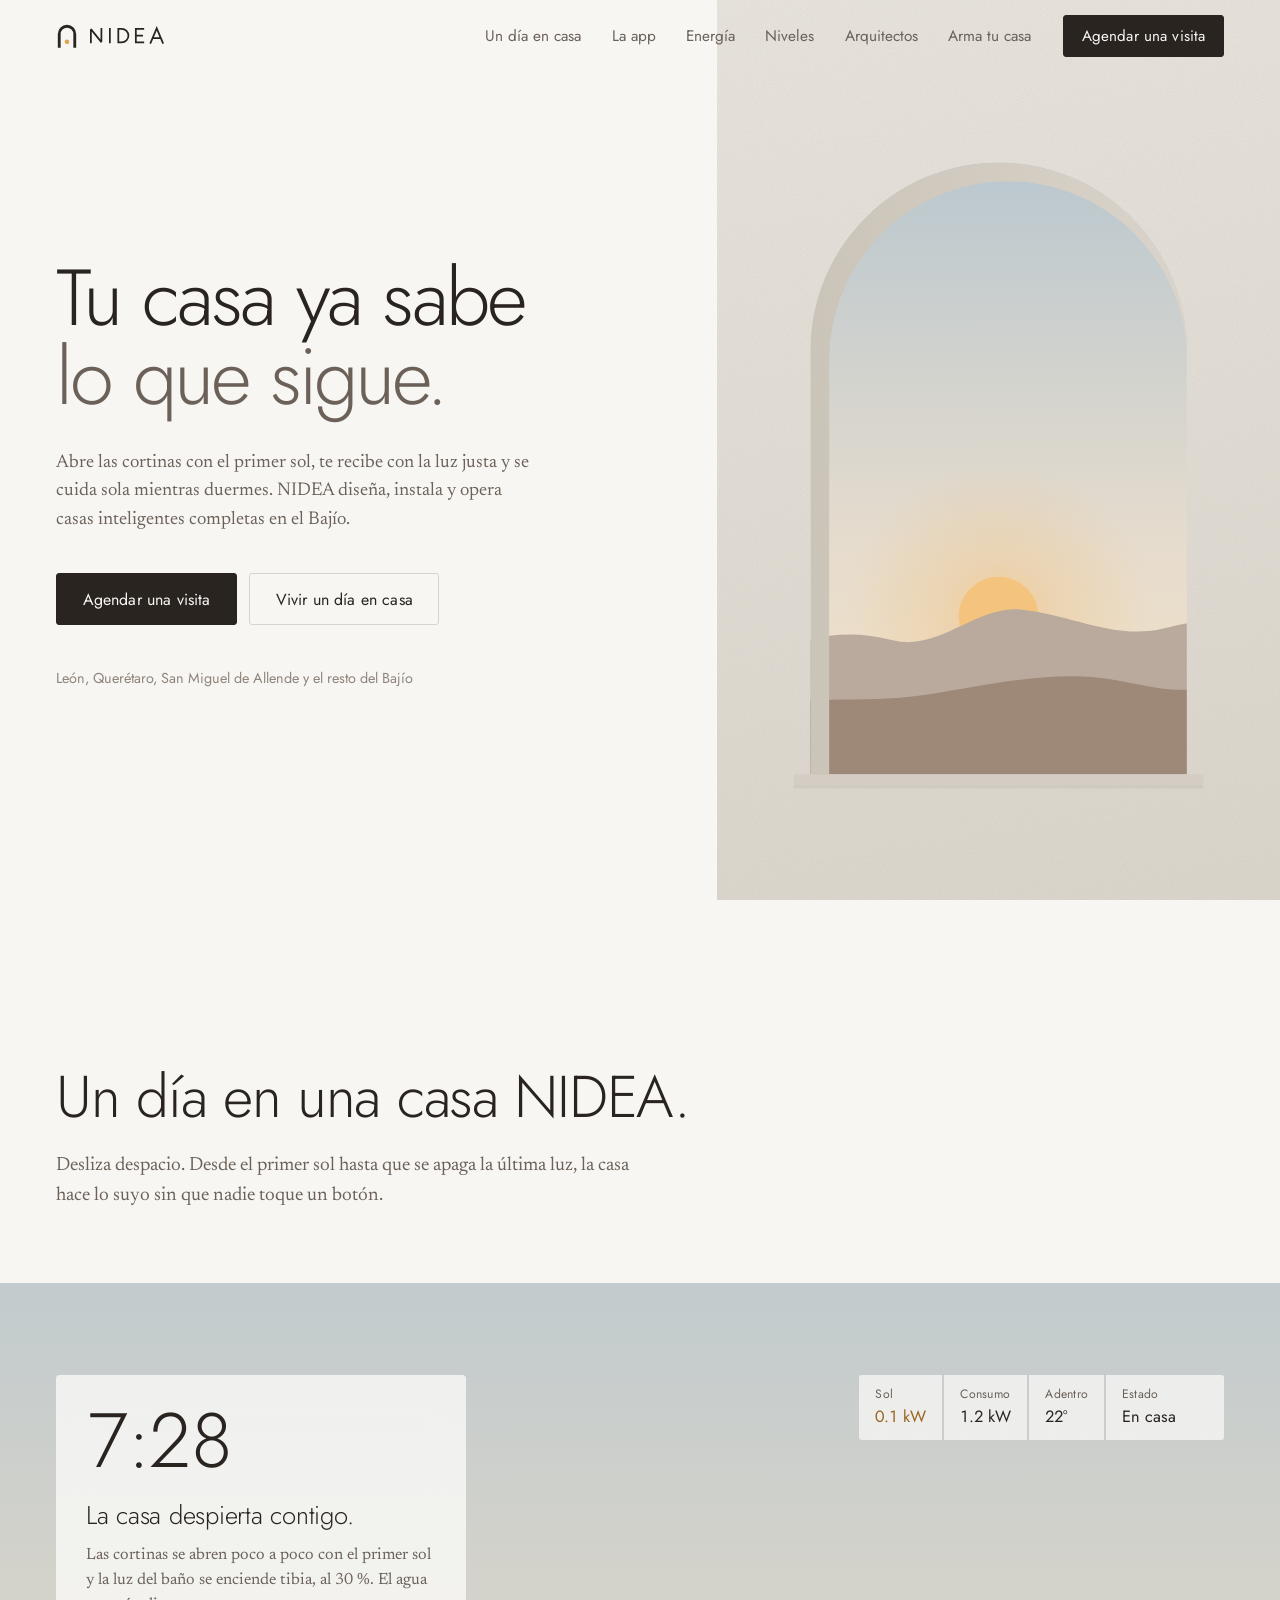
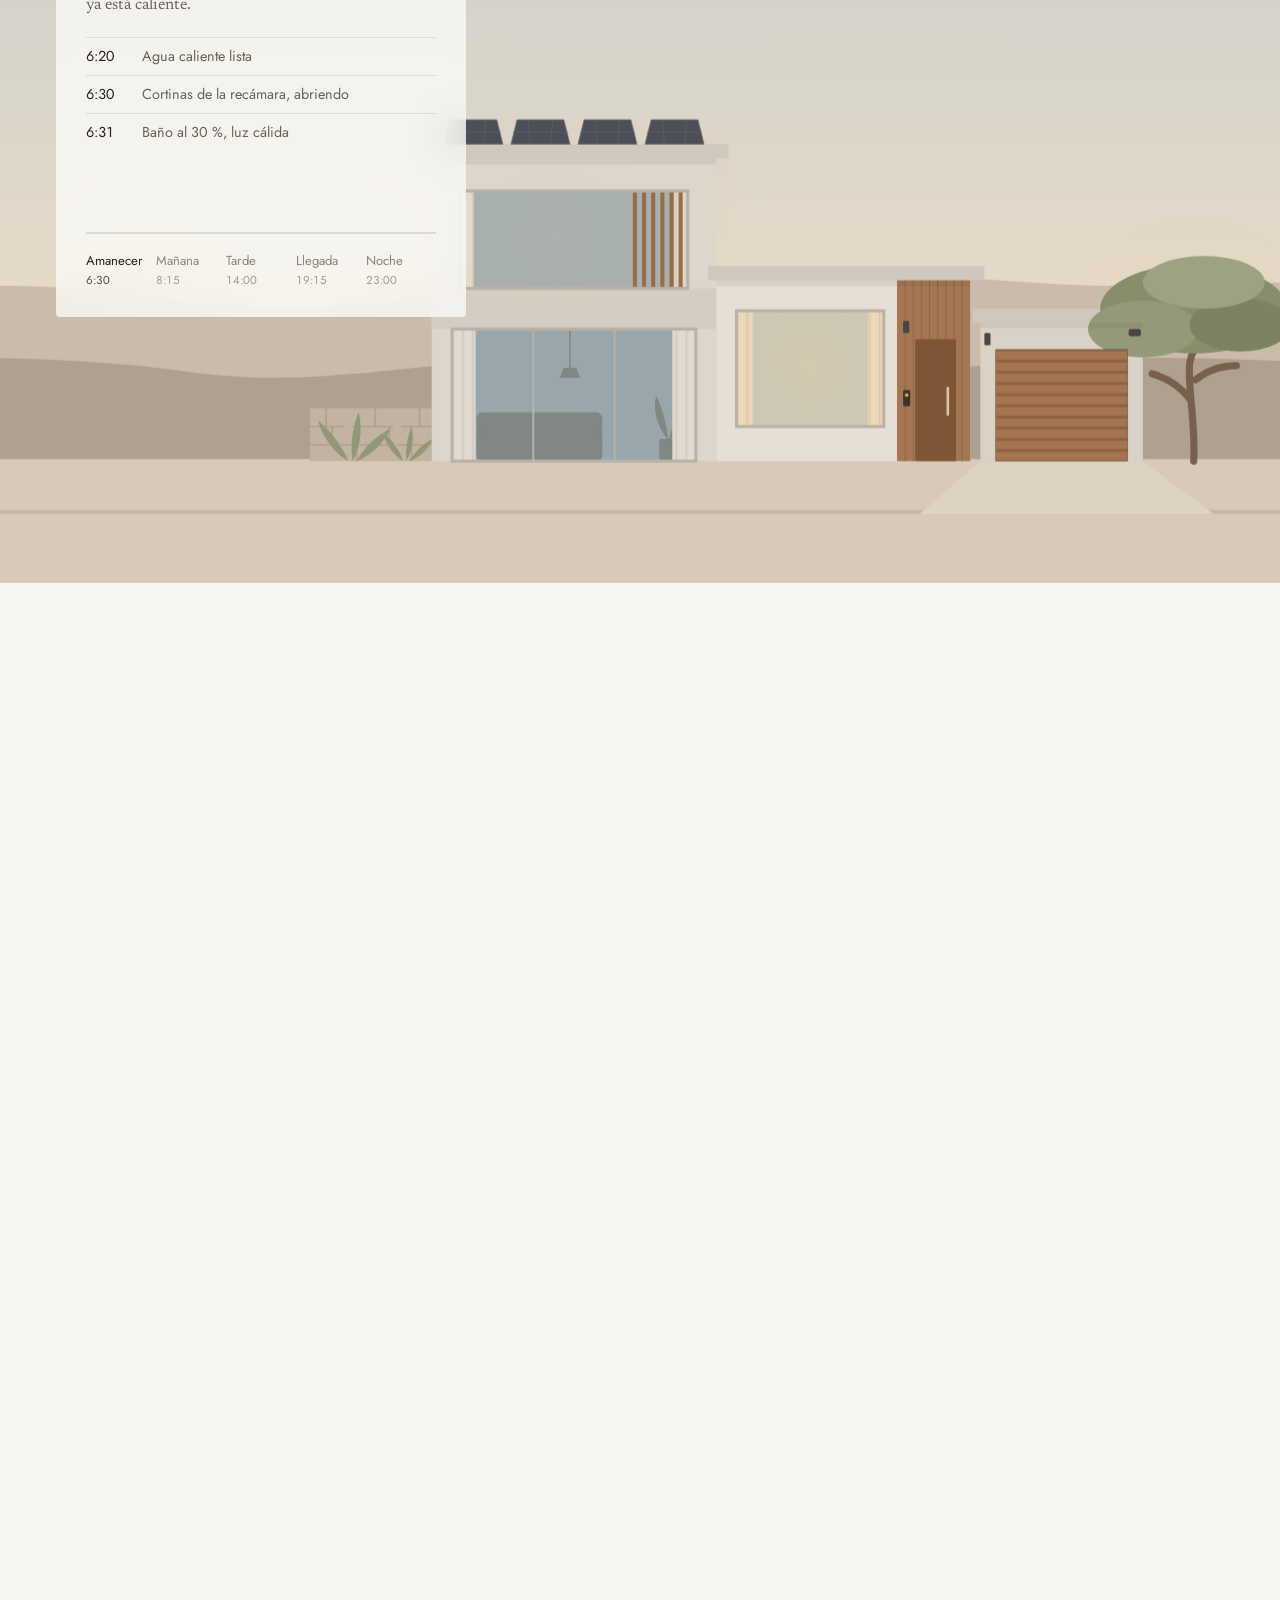
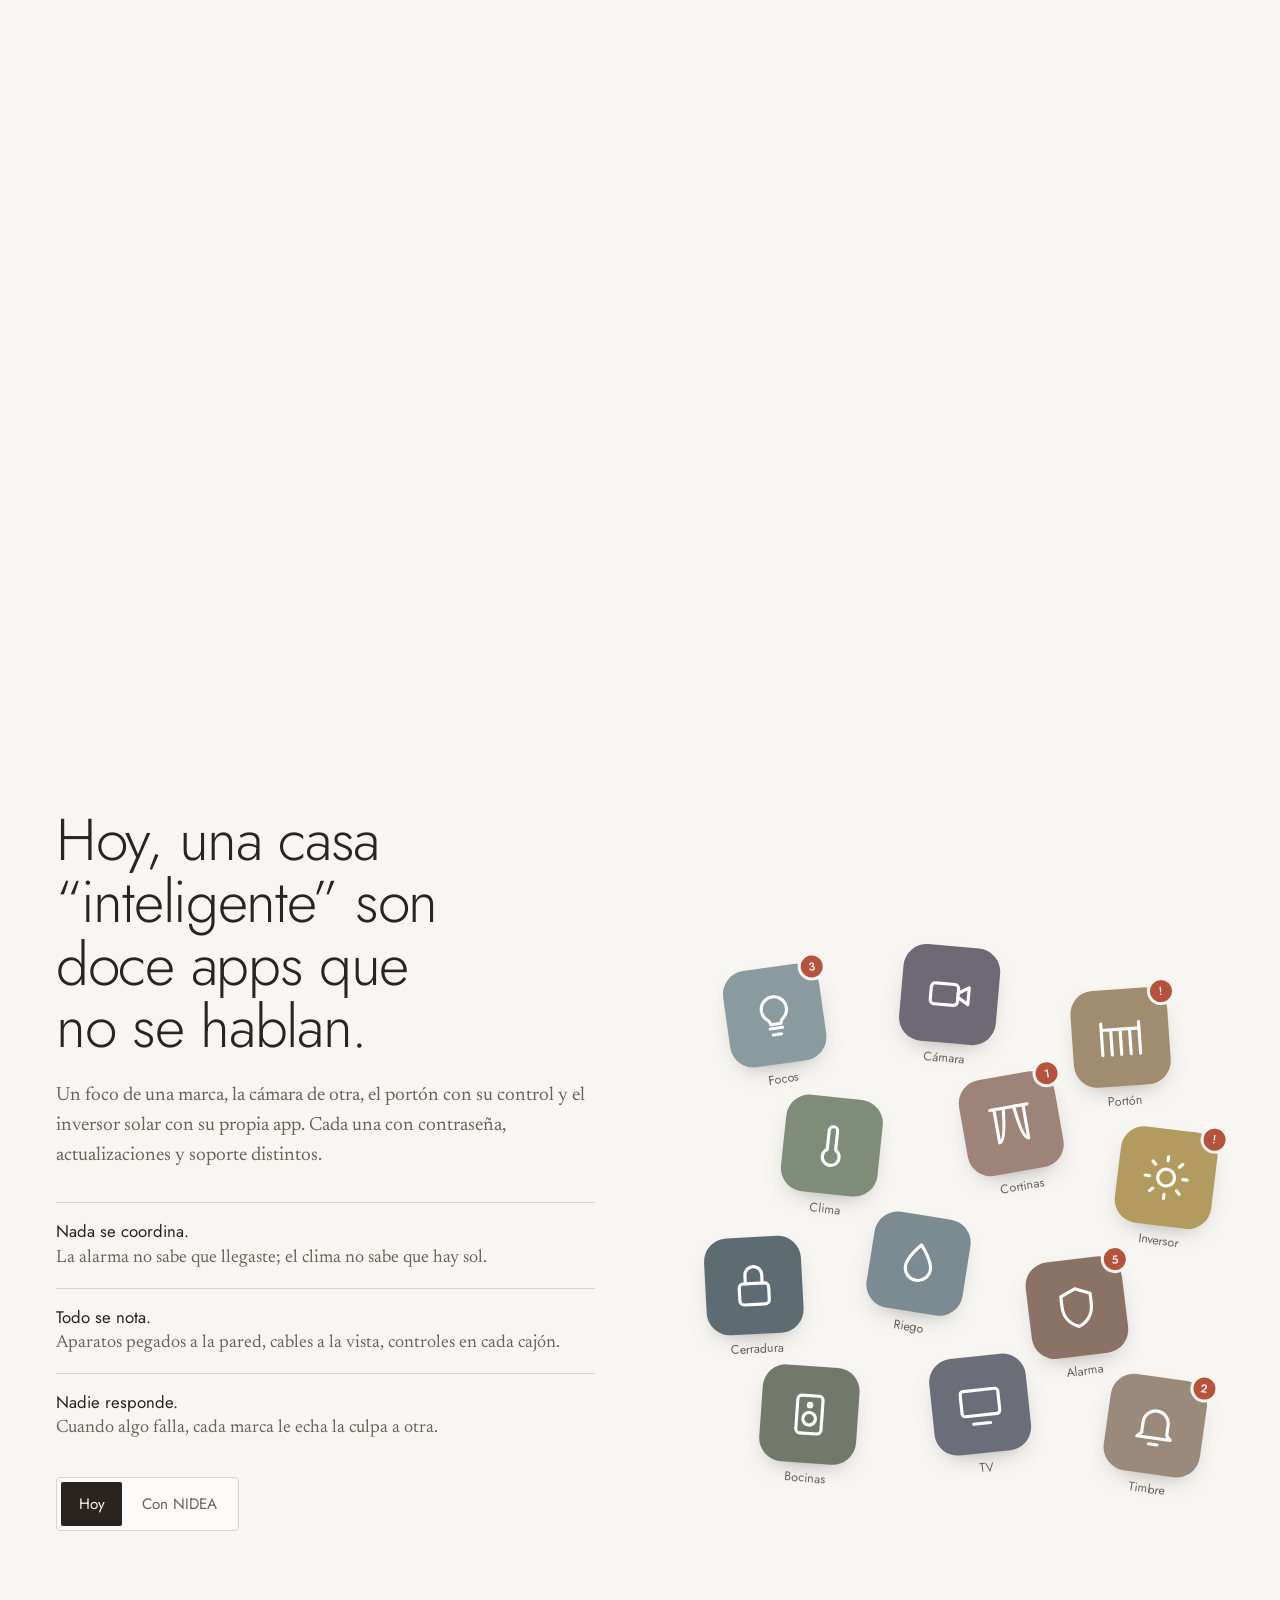
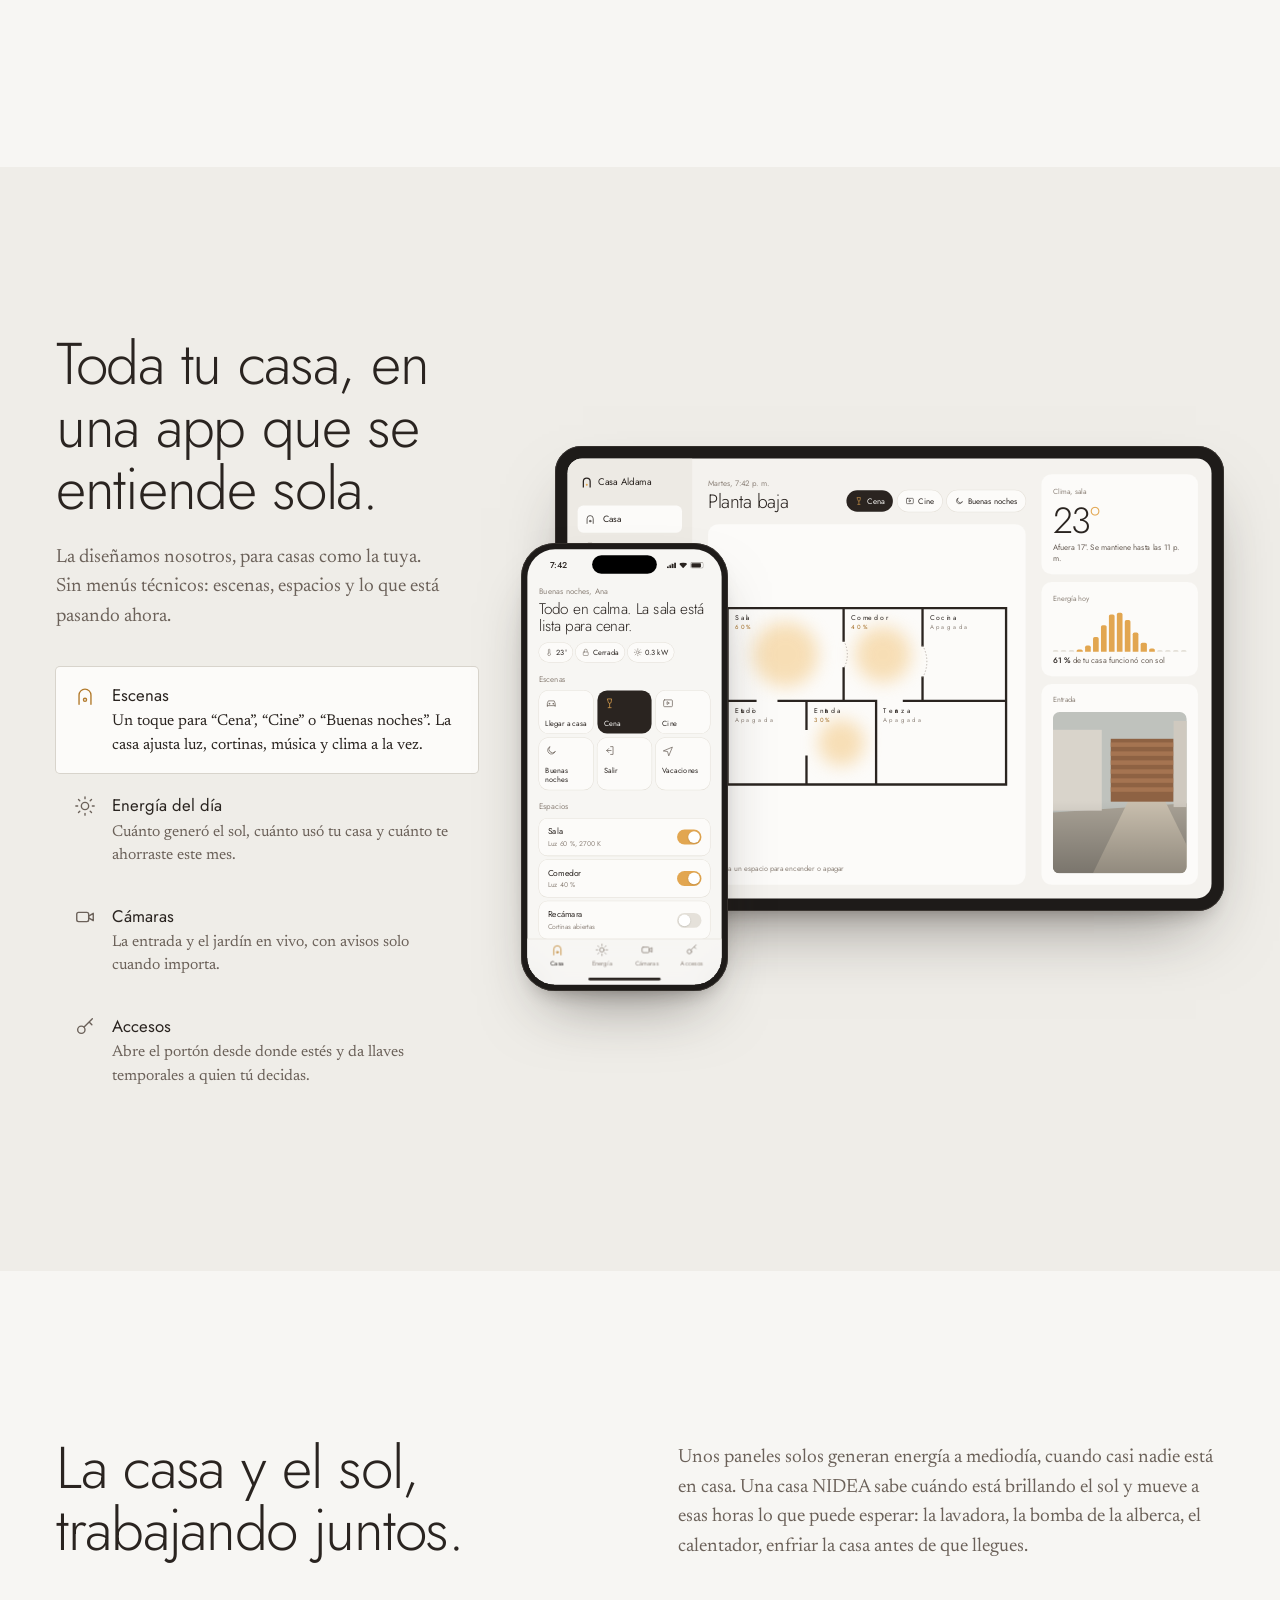
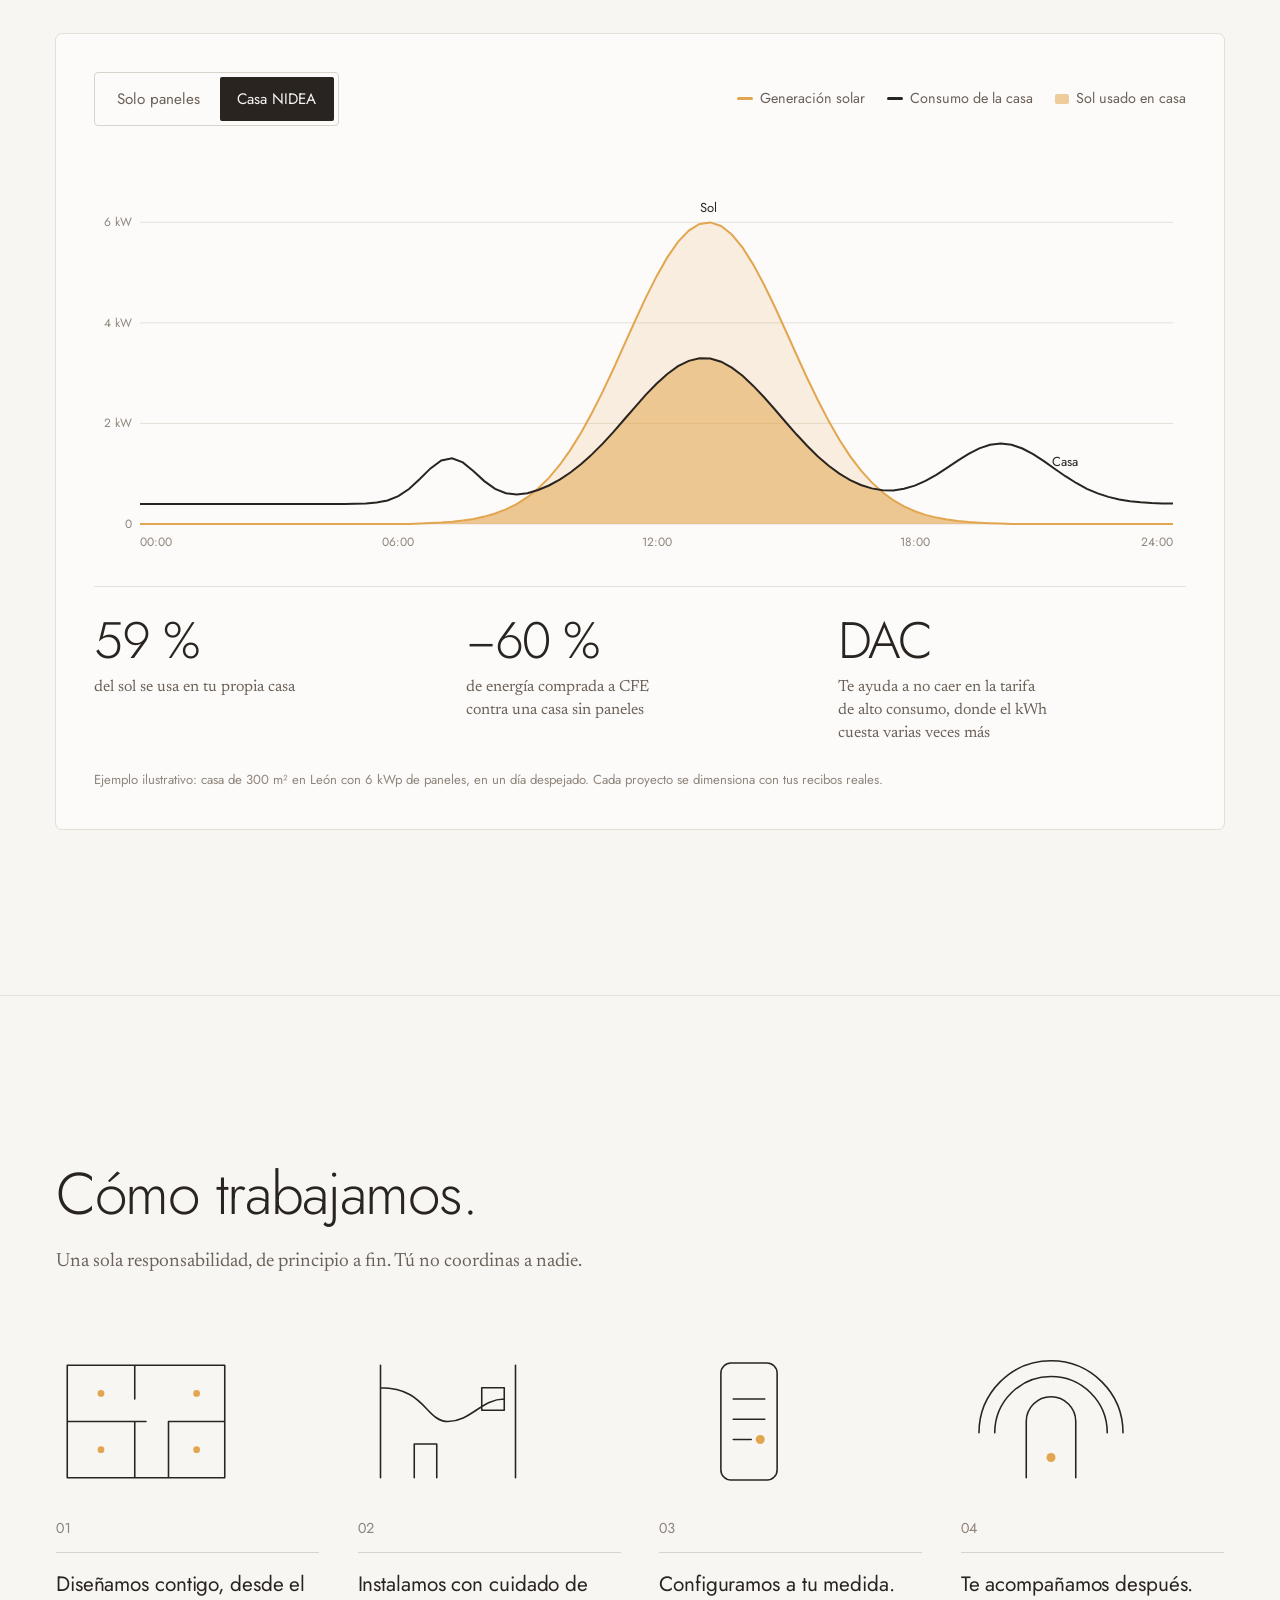
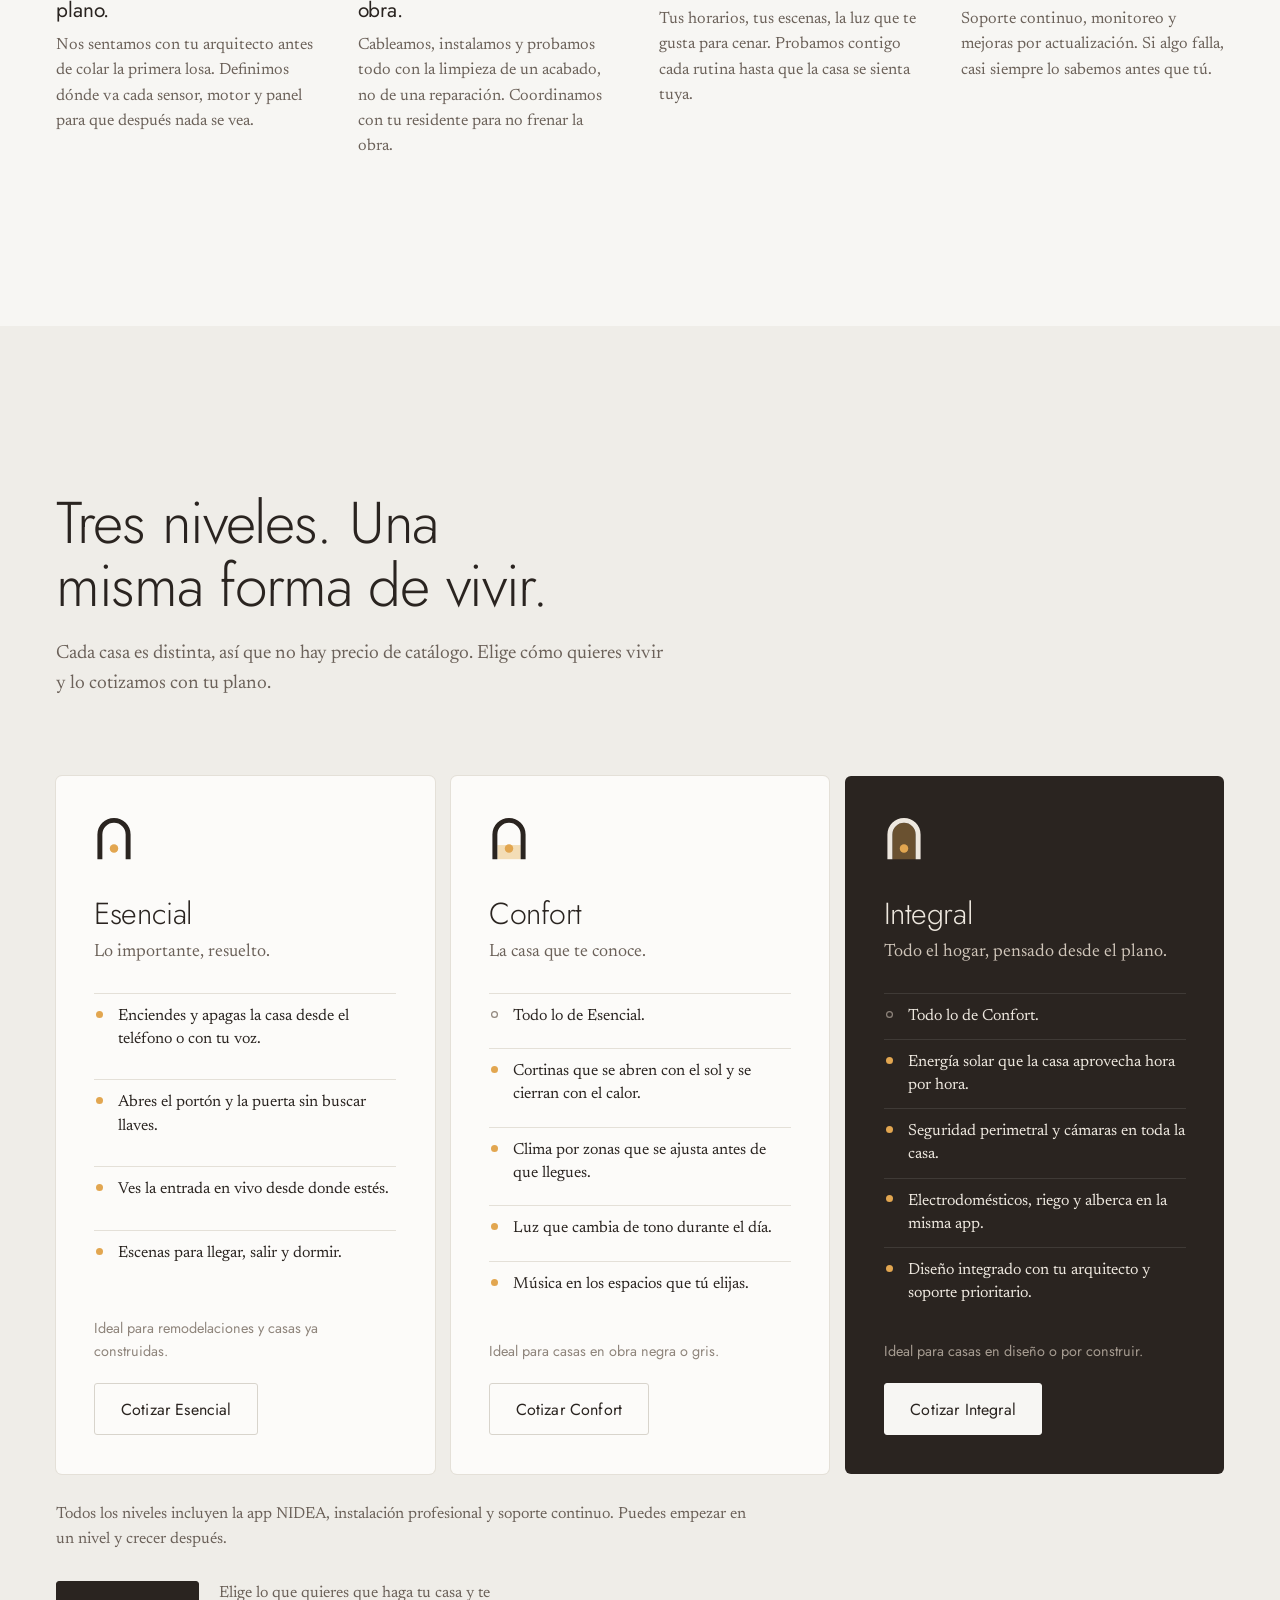
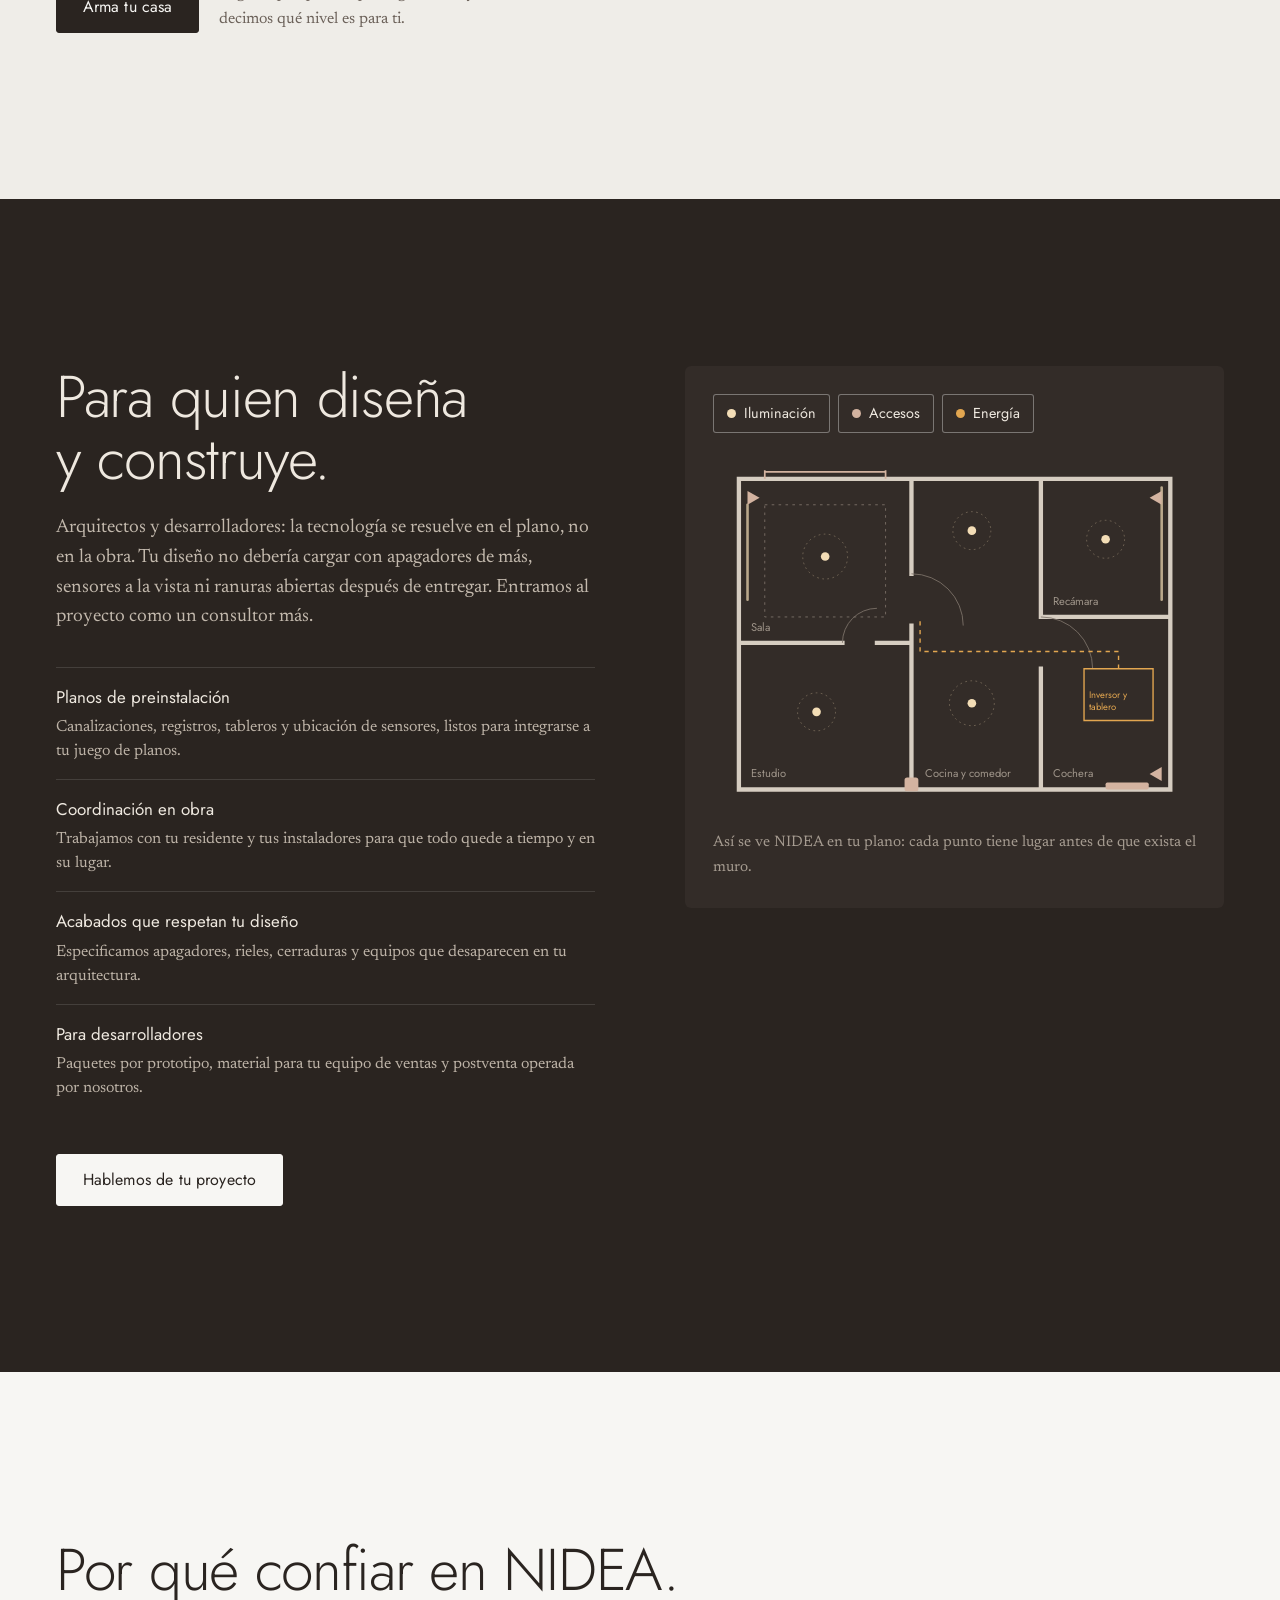
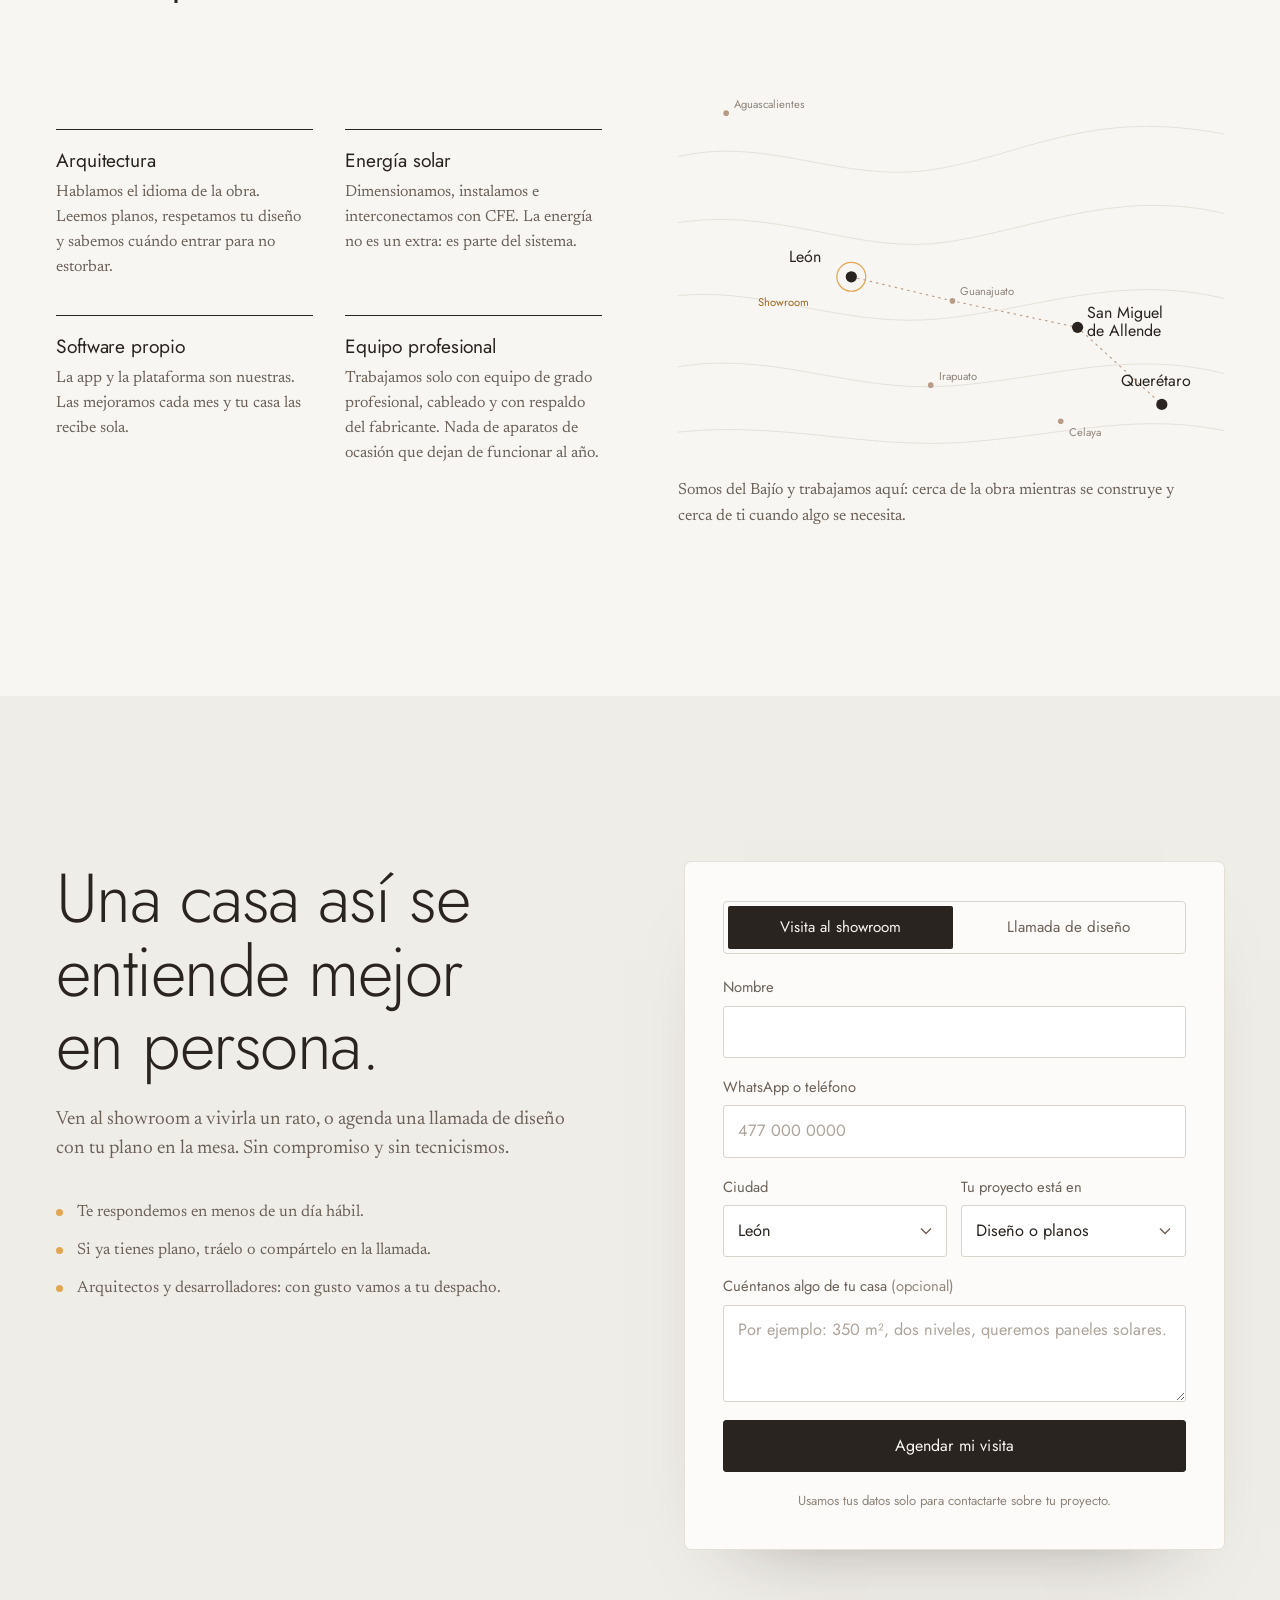
<file: index.html>
<!doctype html>
<html lang="es-MX">
<head>
<meta charset="utf-8">
<meta name="viewport" content="width=device-width, initial-scale=1, viewport-fit=cover">
<title>NIDEA · Casas inteligentes en el Bajío</title>
<meta name="description" content="NIDEA diseña, instala y opera casas inteligentes completas en León, Querétaro y San Miguel de Allende. Luz, clima, accesos, seguridad y energía solar en una sola app.">
<meta name="theme-color" content="#F7F6F3">
<link rel="canonical" href="https://nidea-eta.vercel.app/">
<meta property="og:type" content="website">
<meta property="og:site_name" content="NIDEA">
<meta property="og:locale" content="es_MX">
<meta property="og:url" content="https://nidea-eta.vercel.app/">
<meta property="og:title" content="NIDEA · Tu casa ya sabe lo que sigue">
<meta property="og:description" content="Casas inteligentes completas, integradas desde el plano y alimentadas por el sol. León, Querétaro y San Miguel de Allende.">
<meta property="og:image" content="https://nidea-eta.vercel.app/assets/og.jpg">
<meta property="og:image:secure_url" content="https://nidea-eta.vercel.app/assets/og.jpg">
<meta property="og:image:type" content="image/jpeg">
<meta property="og:image:width" content="1200">
<meta property="og:image:height" content="630">
<meta property="og:image:alt" content="NIDEA: un nicho arquitectónico con el sol saliendo detrás de los cerros, junto a la frase Tu casa ya sabe lo que sigue.">
<meta name="twitter:card" content="summary_large_image">
<meta name="twitter:title" content="NIDEA · Tu casa ya sabe lo que sigue">
<meta name="twitter:description" content="Casas inteligentes completas, integradas desde el plano y alimentadas por el sol.">
<meta name="twitter:image" content="https://nidea-eta.vercel.app/assets/og.jpg">
<link rel="icon" href="assets/favicon.svg" type="image/svg+xml">
<link rel="apple-touch-icon" href="assets/apple-touch-icon.png">
<link rel="preconnect" href="https://fonts.googleapis.com">
<link rel="preconnect" href="https://fonts.gstatic.com" crossorigin>
<link href="https://fonts.googleapis.com/css2?family=Jost:wght@300;400;500&family=Newsreader:ital,opsz,wght@0,6..72,400;0,6..72,500;1,6..72,400&display=swap" rel="stylesheet">
<link rel="stylesheet" href="css/styles.css">
</head>
<body>

<!-- Íconos -->
<svg class="sprite" aria-hidden="true">
  <symbol id="i-bulb" viewBox="0 0 24 24"><path d="M9 18h6M10 21h4M12 3a6 6 0 0 0-3.5 10.9c.6.5 1 1.2 1 2V16h5v-.1c0-.8.4-1.5 1-2A6 6 0 0 0 12 3z"/></symbol>
  <symbol id="i-cam" viewBox="0 0 24 24"><rect x="3" y="7" width="13" height="10" rx="2"/><path d="M16 11l5-3v8l-5-3"/></symbol>
  <symbol id="i-gate" viewBox="0 0 24 24"><path d="M3 20V5M21 20V5M3 8h18M7.5 8v12M12 8v12M16.5 8v12"/></symbol>
  <symbol id="i-temp" viewBox="0 0 24 24"><path d="M10 14V5a2 2 0 1 1 4 0v9a4 4 0 1 1-4 0z"/></symbol>
  <symbol id="i-curtain" viewBox="0 0 24 24"><path d="M3 4h18M5 4v16c2 0 3.5-6 4.5-16M19 4v16c-2 0-3.5-6-4.5-16"/></symbol>
  <symbol id="i-sun" viewBox="0 0 24 24"><circle cx="12" cy="12" r="4"/><path d="M12 2v2M12 20v2M2 12h2M20 12h2M4.9 4.9l1.4 1.4M17.7 17.7l1.4 1.4M4.9 19.1l1.4-1.4M17.7 6.3l1.4-1.4"/></symbol>
  <symbol id="i-lock" viewBox="0 0 24 24"><rect x="5" y="11" width="14" height="10" rx="2"/><path d="M8 11V7a4 4 0 0 1 8 0v4"/></symbol>
  <symbol id="i-unlock" viewBox="0 0 24 24"><rect x="5" y="11" width="14" height="10" rx="2"/><path d="M8 11V7a4 4 0 0 1 7.7-1.5"/></symbol>
  <symbol id="i-drop" viewBox="0 0 24 24"><path d="M12 3s6 6.5 6 11a6 6 0 0 1-12 0c0-4.5 6-11 6-11z"/></symbol>
  <symbol id="i-bell" viewBox="0 0 24 24"><path d="M6 16v-5a6 6 0 0 1 12 0v5l2 2H4zM10 21h4"/></symbol>
  <symbol id="i-speaker" viewBox="0 0 24 24"><rect x="6" y="3" width="12" height="18" rx="2"/><circle cx="12" cy="14" r="3"/><circle cx="12" cy="7.5" r=".8"/></symbol>
  <symbol id="i-tv" viewBox="0 0 24 24"><rect x="3" y="5" width="18" height="12" rx="1.5"/><path d="M8 21h8"/></symbol>
  <symbol id="i-shield" viewBox="0 0 24 24"><path d="M12 3l7 3v5c0 5-3 8.5-7 10-4-1.5-7-5-7-10V6z"/></symbol>
  <symbol id="i-home" viewBox="0 0 24 24"><path d="M5.5 21V11a6.5 6.5 0 0 1 13 0v10"/><circle cx="12" cy="16.2" r="1.7"/></symbol>
  <symbol id="i-bolt" viewBox="0 0 24 24"><path d="M13 3 5 14h6l-1 7 8-11h-6z"/></symbol>
  <symbol id="i-key" viewBox="0 0 24 24"><circle cx="8" cy="15" r="4"/><path d="M11 12l9-9M16.5 6.5l3 3"/></symbol>
  <symbol id="i-moon" viewBox="0 0 24 24"><path d="M20 14.5A8 8 0 1 1 9.5 4a6.5 6.5 0 0 0 10.5 10.5z"/></symbol>
  <symbol id="i-film" viewBox="0 0 24 24"><rect x="3" y="5" width="18" height="14" rx="2"/><path d="M10 9.5v5l4-2.5z"/></symbol>
  <symbol id="i-glass" viewBox="0 0 24 24"><path d="M8 3h8l-.8 6a3.2 3.2 0 0 1-6.4 0zM12 12.5V20M9 21h6"/></symbol>
  <symbol id="i-out" viewBox="0 0 24 24"><path d="M14 4h5v16h-5M10 8l-4 4 4 4M6 12h9"/></symbol>
  <symbol id="i-plane" viewBox="0 0 24 24"><path d="M3 12.5 21 5l-7.5 18-2.3-8.2z"/></symbol>
  <symbol id="i-car" viewBox="0 0 24 24"><path d="M4 16v-4l2-5h12l2 5v4zM4 16v2.5M20 16v2.5"/><circle cx="8" cy="13" r=".9"/><circle cx="16" cy="13" r=".9"/></symbol>
  <symbol id="i-leaf" viewBox="0 0 24 24"><path d="M5 19c0-8 5-14 15-14 0 10-6 15-14 15M5 19l8-8"/></symbol>
  <symbol id="i-share" viewBox="0 0 24 24"><circle cx="6" cy="12" r="2.5"/><circle cx="18" cy="6" r="2.5"/><circle cx="18" cy="18" r="2.5"/><path d="m8.2 10.8 7.6-3.6M8.2 13.2l7.6 3.6"/></symbol>
</svg>

<a class="skip" href="#contenido">Saltar al contenido</a>

<!-- Encabezado -->
<header class="nav" id="nav">
  <div class="nav-inner">
    <a class="brand" href="#inicio" aria-label="NIDEA, inicio">
      <svg class="brand-mark" viewBox="0 0 34 40" aria-hidden="true"><path d="M5 38V17a12 12 0 0 1 24 0v21"/><circle cx="17" cy="29" r="3.6"/></svg>
      <svg class="brand-word" viewBox="0 0 97 21" aria-hidden="true"><g><path d="M1.1 20V1.5L14.9 18.5V0" stroke-linejoin="bevel"/><path d="M26 0v20"/><path d="M37.1 1.1v17.8h4.4a8.9 8.9 0 0 0 0-17.8z"/><path d="M71 1.1H60.1v17.8H71M60.1 10h9.4"/><path d="M79 20.4 87.5.4l8.5 20M82 13.4h11"/></g></svg>
    </a>
    <nav class="nav-links" id="navLinks" aria-label="Principal">
      <a href="#un-dia">Un día en casa</a>
      <a href="#app">La app</a>
      <a href="#energia">Energía</a>
      <a href="#niveles">Niveles</a>
      <a href="#arquitectos">Arquitectos</a>
      <a href="/configurador/">Arma tu casa</a>
      <a class="nav-cta-mobile" href="#visita">Agendar una visita</a>
    </nav>
    <a class="btn btn-small nav-cta" href="#visita">Agendar una visita</a>
    <button class="nav-toggle" id="navToggle" aria-expanded="false" aria-controls="navLinks" aria-label="Abrir menú"><span></span><span></span></button>
  </div>
</header>

<main id="contenido">

<!-- 1 · Portada -->
<section class="hero" id="inicio">
  <div class="hero-inner wrap">
    <div class="hero-copy">
      <h1 class="hero-title"><span>Tu casa ya sabe</span> <span>lo que sigue.</span></h1>
      <p class="hero-lede">Abre las cortinas con el primer sol, te recibe con la luz justa y se cuida sola mientras duermes. NIDEA diseña, instala y opera casas inteligentes completas en el Bajío.</p>
      <div class="hero-actions">
        <a class="btn" href="#visita">Agendar una visita</a>
        <a class="btn btn-ghost" href="#un-dia">Vivir un día en casa</a>
      </div>
      <p class="hero-cities">León, Querétaro, San Miguel de Allende y el resto del Bajío</p>
    </div>
    <figure class="hero-art" aria-hidden="true">
      <svg id="heroArt" viewBox="104 150 392 566" preserveAspectRatio="xMidYMid meet">
        <defs>
          <linearGradient id="hSky" x1="0" y1="0" x2="0" y2="1">
            <stop id="hSkyTop" offset="0" stop-color="#3A4058"/>
            <stop id="hSkyMid" offset=".62" stop-color="#8E7D86"/>
            <stop id="hSkyLow" offset="1" stop-color="#E7B98F"/>
          </linearGradient>
          <radialGradient id="hSunGlow">
            <stop offset="0" stop-color="#F6D199" stop-opacity=".9"/>
            <stop offset=".35" stop-color="#F1C27F" stop-opacity=".35"/>
            <stop offset="1" stop-color="#F1C27F" stop-opacity="0"/>
          </radialGradient>
          <linearGradient id="hReveal" x1="0" y1="0" x2="1" y2="0">
            <stop offset="0" stop-color="#CBC4B9"/>
            <stop offset="1" stop-color="#D9D3C9"/>
          </linearGradient>
          <clipPath id="hArch"><path d="M140 690V330a160 160 0 0 1 320 0v360z"/></clipPath>
        </defs>
        <g clip-path="url(#hArch)">
          <rect x="100" y="150" width="400" height="560" fill="url(#hSky)"/>
          <g id="hSun">
            <circle cx="300" cy="0" r="130" fill="url(#hSunGlow)"/>
            <circle cx="300" cy="0" r="34" fill="#F4C47E"/>
          </g>
          <path id="hHillFar" d="M100 590c40-18 70-24 110-14s70-30 110-26 80 26 120 16 50-8 60-4v150H100z" fill="#9B8580"/>
          <path id="hHillNear" d="M100 632c50-10 90-2 140-10s110-22 160-12 50 8 60 8v90H100z" fill="#6E5D57"/>
          <path d="M140 690V330a160 160 0 0 1 320 0v8a152 152 0 0 0-304 0v352z" fill="url(#hReveal)"/>
        </g>
        <rect x="126" y="690" width="348" height="9" fill="#D3CDC3"/>
        <rect x="126" y="699" width="348" height="3" fill="#2A2420" opacity=".06"/>
      </svg>
    </figure>
  </div>
</section>

<!-- 2 · Un día en una casa NIDEA -->
<section class="day" id="un-dia" aria-labelledby="dayTitle">
  <div class="wrap day-intro">
    <h2 class="h2" id="dayTitle">Un día en una casa NIDEA.</h2>
    <p class="lede">Desliza despacio. Desde el primer sol hasta que se apaga la última luz, la casa hace lo suyo sin que nadie toque un botón.</p>
  </div>

  <div class="day-track" id="dayTrack">
    <div class="day-sticky">
      <div class="day-scene" id="dayScene">
        <svg id="house" role="img" aria-label="Ilustración de una casa NIDEA que cambia a lo largo del día" viewBox="0 0 1200 720" preserveAspectRatio="xMidYMax slice">
          <defs>
            <linearGradient id="sky" gradientUnits="userSpaceOnUse" x1="0" y1="-400" x2="0" y2="620">
              <stop id="skyTop" offset="0" stop-color="#C9D5DB"/>
              <stop id="skyBottom" offset="1" stop-color="#EFEEEA"/>
            </linearGradient>
            <radialGradient id="sunGlow">
              <stop offset="0" stop-color="#FBE1AE" stop-opacity=".95"/>
              <stop offset=".3" stop-color="#F6CF8C" stop-opacity=".35"/>
              <stop offset="1" stop-color="#F6CF8C" stop-opacity="0"/>
            </radialGradient>
            <radialGradient id="lampGlow">
              <stop offset="0" stop-color="#FFD9A0" stop-opacity=".9"/>
              <stop offset=".4" stop-color="#F7C27A" stop-opacity=".3"/>
              <stop offset="1" stop-color="#F7C27A" stop-opacity="0"/>
            </radialGradient>
            <pattern id="pleat" width="10" height="10" patternUnits="userSpaceOnUse">
              <rect width="1.4" height="10" fill="#000" opacity=".08"/>
              <rect x="5" width="1" height="10" fill="#fff" opacity=".18"/>
            </pattern>
            <clipPath id="gateClip"><rect x="955" y="490" width="130" height="110"/></clipPath>
            <clipPath id="landClip">
              <path d="M-900 470C-700 440-500 452-300 440S0 420 120 438s200 12 300-6 240 4 340-12 240 14 360 6 300 10 700 4V900H-900z"/>
              <rect x="388" y="262" width="304" height="340"/>
              <rect x="672" y="408" width="272" height="194"/>
              <rect x="932" y="450" width="176" height="152"/>
              <ellipse cx="1150" cy="440" rx="110" ry="80"/>
            </clipPath>
          </defs>

          <!-- Cielo -->
          <rect x="-900" y="-800" width="3000" height="1500" fill="url(#sky)"/>
          <g id="stars" fill="#fff"></g>
          <g id="moon" opacity="0">
            <circle r="60" fill="url(#sunGlow)" opacity=".25"/>
            <circle r="19" fill="#EFE9DC"/>
            <circle r="17" cx="8" cy="-5" fill="#1B2135" id="moonShade"/>
          </g>
          <g id="sun">
            <circle r="150" fill="url(#sunGlow)"/>
            <circle r="30" fill="#F5CE88" id="sunDisc"/>
          </g>

          <!-- Paisaje -->
          <path id="mtnFar" d="M-900 470C-700 440-500 452-300 440S0 420 120 438s200 12 300-6 240 4 340-12 240 14 360 6 300 10 700 4V900H-900z" fill="#B7B2AC"/>
          <path id="mtnNear" d="M-900 530c200-24 400-10 560-22S20 492 160 512s240-18 380-10 260 18 400 4 260-6 440 2 400 12 520 6V900H-900z" fill="#A69C90"/>
          <rect x="-900" y="598" width="3000" height="300" fill="#D5CABB" id="ground"/>
          <rect x="-900" y="648" width="3000" height="4" fill="#C3B7A7"/>
          <path d="M940 600h160l70 52H880z" fill="#DDD3C5"/>

          <!-- Muro de piedra y agaves -->
          <rect x="280" y="548" width="120" height="52" fill="#BFB2A2"/>
          <path d="M280 566h34M322 566h40M370 566h30M296 548v18M344 548v18M388 548v18M280 584h22M310 584h48M366 584h34M302 566v18M358 566v18M326 584v16M380 584v16" stroke="#A89A89" stroke-width="1.4" fill="none"/>
          <g fill="#8C9477">
            <path d="M318 600c-14-8-26-24-30-40 12 10 22 22 30 40zm4 0c-2-16 0-34 6-48 4 16 2 34-6 48zm4 0c8-14 20-26 34-32-8 14-18 26-34 32z"/>
            <path d="M372 600c-10-6-18-18-20-28 8 6 16 16 20 28zm3 0c-1-12 1-24 5-34 3 11 1 24-5 34zm3 0c6-10 14-18 24-22-6 10-13 18-24 22z"/>
          </g>

          <!-- Volumen A: dos niveles -->
          <rect x="400" y="300" width="280" height="300" fill="#DCD7CE"/>
          <rect x="388" y="288" width="304" height="14" fill="#CEC8BE"/>
          <g id="panels">
            <g fill="#3F4652" stroke="#5E6672" stroke-width=".8">
              <path d="M412 288h58l-6-24h-46z"/><path d="M478 288h58l-6-24h-46z"/><path d="M544 288h58l-6-24h-46z"/><path d="M610 288h58l-6-24h-46z"/>
            </g>
            <path d="M431 288l-2-24M451 288l2-24M497 288l-2-24M517 288l2-24M563 288l-2-24M583 288l2-24M629 288l-2-24M649 288l2-24M414 276h54M480 276h54M546 276h54M612 276h54" stroke="#56606C" stroke-width=".6"/>
            <g id="panelGlint" fill="#F2C57E" opacity="0">
              <path d="M412 288h58l-6-24h-46z"/><path d="M478 288h58l-6-24h-46z"/><path d="M544 288h58l-6-24h-46z"/><path d="M610 288h58l-6-24h-46z"/>
            </g>
          </g>
          <rect x="400" y="430" width="280" height="40" fill="#D4CEC4"/>

          <!-- Volumen B: un nivel con madera -->
          <rect x="680" y="420" width="250" height="180" fill="#E5E1D9"/>
          <rect x="672" y="408" width="272" height="14" fill="#CEC8BE"/>
          <rect x="858" y="422" width="72" height="178" fill="#A0714E"/>
          <path d="M866 422v178M874 422v178M882 422v178M890 422v178M898 422v178M906 422v178M914 422v178M922 422v178" stroke="#8C5F3F" stroke-width="1"/>

          <!-- Cochera -->
          <rect x="940" y="462" width="160" height="138" fill="#D8D3C9"/>
          <rect x="932" y="450" width="176" height="14" fill="#CEC8BE"/>

          <!-- Mezquite -->
          <g id="tree">
            <path d="M1150 600c2-40-6-70-4-96 2-14 10-22 18-34M1147 540c-10-14-24-22-38-26M1152 520c12-10 26-14 40-14" stroke="#6E5A48" stroke-width="7" fill="none" stroke-linecap="round"/>
            <ellipse cx="1150" cy="450" rx="92" ry="44" fill="#7F8A68"/>
            <ellipse cx="1100" cy="470" rx="54" ry="28" fill="#8D9776"/>
            <ellipse cx="1196" cy="466" rx="50" ry="26" fill="#737E5E"/>
            <ellipse cx="1160" cy="424" rx="60" ry="26" fill="#96A080"/>
          </g>

          <g fill="#2A2420" opacity=".07"><rect x="400" y="302" width="280" height="6"/><rect x="680" y="422" width="250" height="6"/><rect x="940" y="464" width="160" height="5"/></g>

          <!-- Tinte de hora (amanecer, atardecer, noche) sobre tierra y casa -->
          <rect id="tint" x="-900" y="-800" width="3000" height="1700" fill="#141A2C" opacity="0" clip-path="url(#landClip)"/>

          <!-- Ventanas: se pintan desde JS -->
          <!-- Recámara (arriba) -->
          <rect class="win" id="winBed" x="428" y="334" width="224" height="96" fill="#CBD2D0"/>
          <rect class="curtain" id="curBedL" x="428" y="334" width="112" height="96" fill="#EFE8DC"/>
          <rect class="curtain" id="curBedR" x="540" y="334" width="112" height="96" fill="#EFE8DC"/>
          <g fill="#9A6B4A" id="slats"><rect x="598" y="334" width="4" height="96"/><rect x="607" y="334" width="4" height="96"/><rect x="616" y="334" width="4" height="96"/><rect x="625" y="334" width="4" height="96"/><rect x="634" y="334" width="4" height="96"/><rect x="643" y="334" width="4" height="96"/></g>
          <rect x="428" y="334" width="224" height="96" fill="none" stroke="#B9B2A7" stroke-width="3"/>

          <!-- Sala (abajo, piso a techo) -->
          <rect class="win" id="winLiving" x="420" y="470" width="240" height="130" fill="#CBD2D0"/>
          <g id="livingInterior">
            <rect x="444" y="566" width="124" height="34" rx="6" class="silhouette"/>
            <rect x="444" y="552" width="124" height="20" rx="6" class="silhouette"/>
            <rect x="624" y="578" width="18" height="22" rx="2" class="silhouette"/>
            <path d="M633 580c-10-12-16-30-12-44 6 12 10 26 12 44zm0 0c4-16 12-30 22-38-4 14-10 28-22 38z" class="silhouette"/>
            <path d="M536 470v40" stroke-width="1.5" class="silhouette-line"/>
            <path d="M526 518h20l-4-10h-12z" class="silhouette"/>
          </g>
          <rect class="curtain" id="curLivL" x="420" y="470" width="120" height="130" fill="#EFE8DC"/>
          <rect class="curtain" id="curLivR" x="540" y="470" width="120" height="130" fill="#EFE8DC"/>
          <path d="M500 470v130M580 470v130" stroke="#B9B2A7" stroke-width="2"/>
          <rect x="420" y="470" width="240" height="130" fill="none" stroke="#B9B2A7" stroke-width="3"/>
          <circle id="glowLiving" cx="536" cy="520" r="90" fill="url(#lampGlow)" opacity="0"/>

          <!-- Cocina -->
          <rect class="win" id="winKitchen" x="700" y="452" width="145" height="114" fill="#CBD2D0"/>
          <rect class="curtain" id="curKitL" x="700" y="452" width="72.5" height="114" fill="#EFE8DC"/>
          <rect class="curtain" id="curKitR" x="772.5" y="452" width="72.5" height="114" fill="#EFE8DC"/>
          <rect x="700" y="452" width="145" height="114" fill="none" stroke="#B9B2A7" stroke-width="3"/>

          <!-- Puerta y cerradura -->
          <rect x="876" y="480" width="40" height="120" fill="#7E5536"/>
          <path d="M908 528v26" stroke="#D9C9A8" stroke-width="2.5" stroke-linecap="round"/>
          <rect x="864" y="530" width="7" height="16" rx="1.5" fill="#3A332E"/>
          <circle id="lockLed" cx="867.5" cy="535" r="1.8" fill="#8FBF8A"/>

          <!-- Cochera: interior, portón -->
          <rect id="garageInside" x="955" y="490" width="130" height="110" fill="#3A3632"/>
          <rect id="garageLamp" x="1000" y="492" width="40" height="3" rx="1.5" fill="#F4D3A0" opacity="0"/>
          <g clip-path="url(#gateClip)">
            <g id="gate">
              <rect x="955" y="490" width="130" height="110" fill="#8E6243"/>
              <g fill="#A57451"><rect x="955" y="492" width="130" height="8"/><rect x="955" y="503" width="130" height="8"/><rect x="955" y="514" width="130" height="8"/><rect x="955" y="525" width="130" height="8"/><rect x="955" y="536" width="130" height="8"/><rect x="955" y="547" width="130" height="8"/><rect x="955" y="558" width="130" height="8"/><rect x="955" y="569" width="130" height="8"/><rect x="955" y="580" width="130" height="8"/><rect x="955" y="591" width="130" height="8"/></g>
            </g>
          </g>
          <g id="camera"><rect x="1086" y="470" width="12" height="7" rx="2" fill="#4A4540"/><circle id="camLed" cx="1089" cy="473.5" r="1.4" fill="#E2A650" opacity="0"/></g>

          <!-- Luces exteriores -->
          <rect x="864" y="462" width="6" height="12" rx="1" fill="#4A4540"/>
          <rect x="944" y="474" width="6" height="12" rx="1" fill="#4A4540"/>
          <circle class="ext-glow" cx="867" cy="478" r="46" fill="url(#lampGlow)" opacity="0"/>
          <circle class="ext-glow" cx="947" cy="490" r="46" fill="url(#lampGlow)" opacity="0"/>
          <g id="pathLights">
            <circle cx="760" cy="612" r="3" fill="#F4D3A0"/><circle cx="820" cy="612" r="3" fill="#F4D3A0"/><circle cx="360" cy="612" r="3" fill="#F4D3A0"/>
            <circle cx="760" cy="612" r="22" fill="url(#lampGlow)"/><circle cx="820" cy="612" r="22" fill="url(#lampGlow)"/><circle cx="360" cy="612" r="22" fill="url(#lampGlow)"/>
          </g>
          <circle id="glowBed" cx="520" cy="382" r="80" fill="url(#lampGlow)" opacity="0"/>
          <circle id="glowKitchen" cx="772" cy="505" r="70" fill="url(#lampGlow)" opacity="0"/>
          <circle id="glowGarage" cx="1020" cy="540" r="70" fill="url(#lampGlow)" opacity="0"/>

          <!-- Flujo de energía solar -->
          <path id="flow" d="M540 290V300M686 296h8v124" stroke="#E9B566" stroke-width="3" fill="none" stroke-dasharray="4 10" opacity="0"/>

          <!-- Auto -->
          <g id="car" transform="translate(1400 604)">
            <g id="carBody">
              <path d="M0 36 6 22q4-6 16-8l22-2L62 0h46q10 0 18 10l14 4q10 2 10 12v10z" fill="#4E4843"/>
              <path d="M66 4h38q8 0 14 8H60z" fill="#8E9AA2" opacity=".75"/>
              <circle cx="32" cy="38" r="10" fill="#2D2825"/><circle cx="32" cy="38" r="4" fill="#77706A"/>
              <circle cx="120" cy="38" r="10" fill="#2D2825"/><circle cx="120" cy="38" r="4" fill="#77706A"/>
              <circle id="headGlow" cx="0" cy="26" r="40" fill="url(#lampGlow)" opacity="0"/>
            </g>
          </g>

          <!-- Rayo de reconocimiento del auto -->
          <g id="recognize" opacity="0"><circle cx="1020" cy="470" r="6" fill="none" stroke="#F2C57E" stroke-width="1.5"/></g>
        </svg>

        <dl class="day-readout" aria-live="off">
          <div><dt>Sol</dt><dd id="roSolar">0.0 kW</dd></div>
          <div><dt>Consumo</dt><dd id="roHouse">0.4 kW</dd></div>
          <div><dt>Adentro</dt><dd id="roTemp">22°</dd></div>
          <div><dt>Estado</dt><dd id="roState">Asegurada</dd></div>
        </dl>
      </div>

      <div class="day-panel">
        <p class="day-clock" id="dayClock" aria-hidden="true">6:30</p>
        <div class="day-captions">
          <article class="day-cap is-active" data-stage="0">
            <h3>La casa despierta contigo.</h3>
            <p>Las cortinas se abren poco a poco con el primer sol y la luz del baño se enciende tibia, al 30 %. El agua ya está caliente.</p>
            <ul class="day-log"><li><time>6:20</time>Agua caliente lista</li><li><time>6:30</time>Cortinas de la recámara, abriendo</li><li><time>6:31</time>Baño al 30 %, luz cálida</li></ul>
          </article>
          <article class="day-cap" data-stage="1">
            <h3>Sales. La casa se queda en calma.</h3>
            <p>Sabe que ya no hay nadie. Cierra el portón, apaga lo que se quedó encendido, pone el clima en ahorro y vigila la entrada.</p>
            <ul class="day-log"><li><time>8:14</time>Portón cerrado</li><li><time>8:15</time>Cuatro luces apagadas</li><li><time>8:15</time>Cámaras de la entrada activas</li></ul>
          </article>
          <article class="day-cap" data-stage="2">
            <h3>El sol trabaja. La casa lo aprovecha.</h3>
            <p>Con los paneles al máximo, pone a trabajar la lavadora y la bomba de la alberca, y enfría la sala con tu propia energía. A las cuatro baja a medias las cortinas del poniente.</p>
            <ul class="day-log"><li><time>12:30</time>Lavadora con energía solar</li><li><time>13:00</time>Sala pre‑enfriada a 23°</li><li><time>16:00</time>Cortinas del poniente al 50 %</li></ul>
          </article>
          <article class="day-cap" data-stage="3">
            <h3>Llegas, y ya te esperaba.</h3>
            <p>Reconoce tu auto al entrar a la calle. Abre el portón, enciende la entrada y la sala en un tono cálido, y la casa ya está a 23°.</p>
            <ul class="day-log"><li><time>19:12</time>Tu auto, reconocido a 200 m</li><li><time>19:13</time>Portón abierto</li><li><time>19:13</time>Escena “Llegar a casa”</li></ul>
          </article>
          <article class="day-cap" data-stage="4">
            <h3>Todo en orden. Descansa.</h3>
            <p>Cierra la puerta, baja las cortinas, apaga lo que nadie usa y activa el perímetro. Si te levantas, el pasillo se ilumina apenas.</p>
            <ul class="day-log"><li><time>22:58</time>Puerta principal cerrada</li><li><time>23:00</time>Perímetro activo</li><li><time>23:00</time>Pasillo en modo nocturno, 5 %</li></ul>
          </article>
        </div>
        <div class="day-timeline" role="group" aria-label="Momentos del día">
          <div class="day-progress"><span id="dayProgress"></span></div>
          <button type="button" data-go="0"><span>Amanecer</span><small>6:30</small></button>
          <button type="button" data-go="1"><span>Mañana</span><small>8:15</small></button>
          <button type="button" data-go="2"><span>Tarde</span><small>14:00</small></button>
          <button type="button" data-go="3"><span>Llegada</span><small>19:15</small></button>
          <button type="button" data-go="4"><span>Noche</span><small>23:00</small></button>
        </div>
      </div>
    </div>
  </div>
</section>

<!-- 4 · El problema -->
<section class="problem" id="problema" aria-labelledby="probTitle">
  <div class="wrap problem-grid">
    <div class="problem-copy">
      <h2 class="h2" id="probTitle">Hoy, una casa “inteligente” son doce apps que no se hablan.</h2>
      <p class="lede">Un foco de una marca, la cámara de otra, el portón con su control y el inversor solar con su propia app. Cada una con contraseña, actualizaciones y soporte distintos.</p>
      <ul class="problem-list">
        <li><strong>Nada se coordina.</strong> La alarma no sabe que llegaste; el clima no sabe que hay sol.</li>
        <li><strong>Todo se nota.</strong> Aparatos pegados a la pared, cables a la vista, controles en cada cajón.</li>
        <li><strong>Nadie responde.</strong> Cuando algo falla, cada marca le echa la culpa a otra.</li>
      </ul>
      <div class="seg" role="tablist" aria-label="Comparar">
        <button role="tab" aria-selected="true" id="chaosBtn" data-mode="chaos">Hoy</button>
        <button role="tab" aria-selected="false" id="calmBtn" data-mode="calm">Con NIDEA</button>
      </div>
      <p class="problem-after" id="problemAfter">Un solo sistema, diseñado para tu casa. Una sola app. Un solo número al que llamar.</p>
    </div>
    <div class="apps-field" id="appsField" data-mode="chaos" aria-hidden="true">
      <div class="app-tile" style="--x:8%;--y:6%;--r:-8deg;--c:#8A9A9E"><svg><use href="#i-bulb"/></svg><span>Focos</span><i>3</i></div>
      <div class="app-tile" style="--x:40%;--y:2%;--r:5deg;--c:#6D6A75"><svg><use href="#i-cam"/></svg><span>Cámara</span></div>
      <div class="app-tile" style="--x:72%;--y:10%;--r:-4deg;--c:#A08C6E"><svg><use href="#i-gate"/></svg><span>Portón</span><i>!</i></div>
      <div class="app-tile" style="--x:18%;--y:30%;--r:6deg;--c:#7F8C7A"><svg><use href="#i-temp"/></svg><span>Clima</span></div>
      <div class="app-tile" style="--x:52%;--y:26%;--r:-10deg;--c:#9E8378"><svg><use href="#i-curtain"/></svg><span>Cortinas</span><i>1</i></div>
      <div class="app-tile" style="--x:80%;--y:36%;--r:7deg;--c:#B39A5E"><svg><use href="#i-sun"/></svg><span>Inversor</span><i>!</i></div>
      <div class="app-tile" style="--x:4%;--y:56%;--r:-3deg;--c:#5F6B73"><svg><use href="#i-lock"/></svg><span>Cerradura</span></div>
      <div class="app-tile" style="--x:34%;--y:52%;--r:9deg;--c:#7C8B92"><svg><use href="#i-drop"/></svg><span>Riego</span></div>
      <div class="app-tile" style="--x:64%;--y:60%;--r:-7deg;--c:#8B7266"><svg><use href="#i-shield"/></svg><span>Alarma</span><i>5</i></div>
      <div class="app-tile" style="--x:14%;--y:80%;--r:4deg;--c:#72786B"><svg><use href="#i-speaker"/></svg><span>Bocinas</span></div>
      <div class="app-tile" style="--x:46%;--y:78%;--r:-6deg;--c:#6B6E78"><svg><use href="#i-tv"/></svg><span>TV</span></div>
      <div class="app-tile" style="--x:78%;--y:82%;--r:8deg;--c:#9A8A7C"><svg><use href="#i-bell"/></svg><span>Timbre</span><i>2</i></div>
      <div class="app-one">
        <div class="app-one-icon"><svg viewBox="0 0 34 40"><path d="M5 38V17a12 12 0 0 1 24 0v21"/><circle cx="17" cy="29" r="3.6"/></svg></div>
        <span>NIDEA</span>
      </div>
    </div>
  </div>
</section>

<!-- 3 · La app -->
<section class="app" id="app" aria-labelledby="appTitle">
  <div class="wrap app-grid">
    <div class="app-copy">
      <h2 class="h2" id="appTitle">Toda tu casa, en una app que se entiende sola.</h2>
      <p class="lede">La diseñamos nosotros, para casas como la tuya. Sin menús técnicos: escenas, espacios y lo que está pasando ahora.</p>
      <div class="app-features" role="tablist" aria-label="Pantallas de la app">
        <button role="tab" aria-selected="true" data-screen="home"><svg><use href="#i-home"/></svg><span><strong>Escenas</strong>Un toque para “Cena”, “Cine” o “Buenas noches”. La casa ajusta luz, cortinas, música y clima a la vez.</span></button>
        <button role="tab" aria-selected="false" data-screen="energy"><svg><use href="#i-sun"/></svg><span><strong>Energía del día</strong>Cuánto generó el sol, cuánto usó tu casa y cuánto te ahorraste este mes.</span></button>
        <button role="tab" aria-selected="false" data-screen="cams"><svg><use href="#i-cam"/></svg><span><strong>Cámaras</strong>La entrada y el jardín en vivo, con avisos solo cuando importa.</span></button>
        <button role="tab" aria-selected="false" data-screen="access"><svg><use href="#i-key"/></svg><span><strong>Accesos</strong>Abre el portón desde donde estés y da llaves temporales a quien tú decidas.</span></button>
      </div>
    </div>

    <div class="app-devices">
      <!-- iPad -->
      <div class="ipad-stage scale-stage" data-w="1180" data-h="820">
        <div class="ipad scale-target">
          <div class="ipad-screen">
            <aside class="ip-side">
              <div class="ip-brand"><svg viewBox="0 0 34 40"><path d="M5 38V17a12 12 0 0 1 24 0v21"/><circle cx="17" cy="29" r="3.6"/></svg><span>Casa Aldama</span></div>
              <nav>
                <span class="is-on"><svg><use href="#i-home"/></svg>Casa</span>
                <span><svg><use href="#i-glass"/></svg>Escenas</span>
                <span><svg><use href="#i-sun"/></svg>Energía</span>
                <span><svg><use href="#i-cam"/></svg>Cámaras</span>
                <span><svg><use href="#i-key"/></svg>Accesos</span>
              </nav>
              <div class="ip-side-foot"><span class="dot-ok"></span>Todo funcionando<br><small>Soporte NIDEA, en línea</small></div>
            </aside>
            <div class="ip-main">
              <div class="ip-head">
                <div><small>Martes, 7:42 p. m.</small><h4>Planta baja</h4></div>
                <div class="ip-chips"><span class="chip is-on"><svg><use href="#i-glass"/></svg>Cena</span><span class="chip"><svg><use href="#i-film"/></svg>Cine</span><span class="chip"><svg><use href="#i-moon"/></svg>Buenas noches</span></div>
              </div>
              <div class="ip-plan">
                <svg viewBox="0 0 640 420" id="ipPlan">
                  <g class="rooms">
                    <g class="room is-on" data-room="Sala"><rect x="20" y="20" width="250" height="200"/><circle class="lamp" cx="145" cy="120" r="70"/><text x="36" y="46">Sala</text><text class="val" x="36" y="66">60 %</text></g>
                    <g class="room is-on" data-room="Comedor"><rect x="270" y="20" width="170" height="200"/><circle class="lamp" cx="355" cy="120" r="60"/><text x="286" y="46">Comedor</text><text class="val" x="286" y="66">40 %</text></g>
                    <g class="room" data-room="Cocina"><rect x="440" y="20" width="180" height="200"/><circle class="lamp" cx="530" cy="120" r="60"/><text x="456" y="46">Cocina</text><text class="val" x="456" y="66">Apagada</text></g>
                    <g class="room" data-room="Estudio"><rect x="20" y="220" width="170" height="180"/><circle class="lamp" cx="105" cy="310" r="55"/><text x="36" y="246">Estudio</text><text class="val" x="36" y="266">Apagada</text></g>
                    <g class="room is-on" data-room="Entrada"><rect x="190" y="220" width="150" height="180"/><circle class="lamp" cx="265" cy="310" r="50"/><text x="206" y="246">Entrada</text><text class="val" x="206" y="266">30 %</text></g>
                    <g class="room" data-room="Terraza"><rect x="340" y="220" width="280" height="180"/><circle class="lamp" cx="480" cy="310" r="70"/><text x="356" y="246">Terraza</text><text class="val" x="356" y="266">Apagada</text></g>
                  </g>
                  <path class="walls" d="M20 20h600v380H20zM270 20v70M270 150v70M440 20v80M440 170v50M20 220h60M130 220h210M400 220h220M190 220v60M190 340v60M340 220v180"/>
                  <path class="doors" d="M270 90a60 60 0 0 1 0 60M440 100a70 70 0 0 1 0 70"/>
                </svg>
                <p class="ip-hint">Toca un espacio para encender o apagar</p>
              </div>
            </div>
            <aside class="ip-right">
              <div class="ip-card">
                <small>Clima, sala</small>
                <div class="ip-temp">23<span>°</span></div>
                <p>Afuera 17°. Se mantiene hasta las 11 p. m.</p>
              </div>
              <div class="ip-card">
                <small>Energía hoy</small>
                <div class="ip-bars" aria-hidden="true"></div>
                <p><strong>61 %</strong> de tu casa funcionó con sol</p>
              </div>
              <div class="ip-card ip-cam">
                <small>Entrada</small>
                <div class="cam-feed cam-entrada"></div>
              </div>
            </aside>
          </div>
        </div>
      </div>

      <!-- iPhone -->
      <div class="phone-stage scale-stage" data-w="390" data-h="844">
        <div class="phone scale-target">
          <div class="phone-screen" id="phone">
            <div class="ph-status"><span>7:42</span><span class="island"></span><span class="ph-icons"><i class="sig"></i><i class="wifi"></i><i class="bat"></i></span></div>

            <!-- Pantalla: Casa -->
            <section class="ph-view is-on" data-view="home">
              <small class="ph-greet">Buenas noches, Ana</small>
              <h5 class="ph-title" id="phHomeTitle">Todo en calma. La sala está lista para cenar.</h5>
              <div class="ph-status-row"><span><svg><use href="#i-temp"/></svg>23°</span><span><svg><use href="#i-lock"/></svg>Cerrada</span><span><svg><use href="#i-sun"/></svg>0.3 kW</span></div>
              <h6>Escenas</h6>
              <div class="ph-scenes" id="phScenes">
                <button data-msg="Bienvenida. Entrada y sala encendidas, portón cerrándose."><svg><use href="#i-car"/></svg>Llegar a casa</button>
                <button class="is-on" data-msg="Todo en calma. La sala está lista para cenar."><svg><use href="#i-glass"/></svg>Cena</button>
                <button data-msg="Cortinas abajo, luz al 10 % y la pantalla encendida."><svg><use href="#i-film"/></svg>Cine</button>
                <button data-msg="Puertas cerradas, perímetro activo. Que descanses."><svg><use href="#i-moon"/></svg>Buenas noches</button>
                <button data-msg="Luces apagadas, clima en ahorro, cámaras vigilando."><svg><use href="#i-out"/></svg>Salir</button>
                <button data-msg="La casa simula que hay alguien. Te avisamos de todo."><svg><use href="#i-plane"/></svg>Vacaciones</button>
              </div>
              <h6>Espacios</h6>
              <div class="ph-rooms">
                <div class="ph-room is-on"><span>Sala</span><small>Luz 60 %, 2700 K</small><b class="sw"></b></div>
                <div class="ph-room is-on"><span>Comedor</span><small>Luz 40 %</small><b class="sw"></b></div>
                <div class="ph-room"><span>Recámara</span><small>Cortinas abiertas</small><b class="sw"></b></div>
              </div>
            </section>

            <!-- Pantalla: Energía -->
            <section class="ph-view" data-view="energy">
              <small class="ph-greet">Energía, hoy</small>
              <h5 class="ph-title">El sol cubrió 61 % de lo que usó tu casa.</h5>
              <div class="ph-energy-chart"><svg viewBox="0 0 340 150" id="phChart" preserveAspectRatio="none"></svg><div class="ph-axis"><span>0 h</span><span>6</span><span>12</span><span>18</span><span>24 h</span></div></div>
              <div class="ph-legend"><span><i class="lg-sun"></i>Sol</span><span><i class="lg-house"></i>Casa</span></div>
              <div class="ph-stats">
                <div><small>Generaste</small><b>28.7 kWh</b></div>
                <div><small>Usó tu casa</small><b>27.6 kWh</b></div>
                <div class="wide"><small>Ahorro estimado este mes</small><b>$2,380</b></div>
              </div>
              <p class="ph-note"><svg><use href="#i-leaf"/></svg>Movimos la lavadora y la bomba al mediodía.</p>
            </section>

            <!-- Pantalla: Cámaras -->
            <section class="ph-view" data-view="cams">
              <small class="ph-greet">Cámaras</small>
              <h5 class="ph-title">Nada fuera de lo normal hoy.</h5>
              <div class="ph-cam"><div class="cam-feed cam-entrada"></div><span class="live">En vivo</span><span class="cam-name">Entrada</span></div>
              <div class="ph-cam"><div class="cam-feed cam-jardin"></div><span class="live">En vivo</span><span class="cam-name">Jardín</span></div>
              <h6>Hoy</h6>
              <ul class="ph-events">
                <li><span>Llegaste a casa</span><time>7:13 p. m.</time></li>
                <li><span>Paquete en la entrada</span><time>12:41 p. m.</time></li>
                <li><span>Rosa entró con su llave</span><time>9:02 a. m.</time></li>
              </ul>
            </section>

            <!-- Pantalla: Accesos -->
            <section class="ph-view" data-view="access">
              <small class="ph-greet">Accesos</small>
              <h5 class="ph-title">Tu casa está cerrada.</h5>
              <button class="ph-gate" id="phGate"><svg><use href="#i-gate"/></svg><span><b id="phGateTitle">Abrir portón</b><small id="phGateSub">Cerrado</small></span></button>
              <div class="ph-lock-row">
                <div class="ph-room is-on" data-lock><span>Puerta principal</span><small>Cerrada con llave</small><b class="sw"></b></div>
                <div class="ph-room is-on" data-lock><span>Puerta de servicio</span><small>Cerrada con llave</small><b class="sw"></b></div>
              </div>
              <h6>Llaves temporales</h6>
              <ul class="ph-keys">
                <li><b>Rosa, limpieza</b><small>Lunes y jueves, de 9 a 14 h</small></li>
                <li><b>Visita de Jorge</b><small>Hoy hasta las 11 p. m.</small></li>
              </ul>
              <button class="ph-share"><svg><use href="#i-share"/></svg>Compartir una llave</button>
            </section>

            <nav class="ph-tabs">
              <button class="is-on" data-screen="home"><svg><use href="#i-home"/></svg>Casa</button>
              <button data-screen="energy"><svg><use href="#i-sun"/></svg>Energía</button>
              <button data-screen="cams"><svg><use href="#i-cam"/></svg>Cámaras</button>
              <button data-screen="access"><svg><use href="#i-key"/></svg>Accesos</button>
            </nav>
            <span class="home-bar"></span>
          </div>
        </div>
      </div>
    </div>
  </div>
</section>

<!-- 6 · Energía -->
<section class="energy" id="energia" aria-labelledby="enTitle">
  <div class="wrap">
    <div class="energy-head">
      <h2 class="h2" id="enTitle">La casa y el sol, trabajando juntos.</h2>
      <p class="lede">Unos paneles solos generan energía a mediodía, cuando casi nadie está en casa. Una casa NIDEA sabe cuándo está brillando el sol y mueve a esas horas lo que puede esperar: la lavadora, la bomba de la alberca, el calentador, enfriar la casa antes de que llegues.</p>
    </div>

    <div class="energy-board">
      <div class="energy-controls">
        <div class="seg" role="tablist" aria-label="Tipo de casa">
          <button role="tab" aria-selected="false" data-profile="conv">Solo paneles</button>
          <button role="tab" aria-selected="true" data-profile="nidea">Casa NIDEA</button>
        </div>
        <div class="energy-legend">
          <span><i class="lg-sun"></i>Generación solar</span>
          <span><i class="lg-house"></i>Consumo de la casa</span>
          <span><i class="lg-used"></i>Sol usado en casa</span>
        </div>
      </div>
      <div class="energy-chart" id="energyChart" role="img" aria-label="Gráfica de generación solar contra consumo de la casa a lo largo de 24 horas"></div>
      <div class="energy-stats">
        <div class="stat"><b id="stSelf">59 %</b><span>del sol se usa en tu propia casa</span></div>
        <div class="stat"><b id="stGrid">−60 %</b><span>de energía comprada a CFE contra una casa sin paneles</span></div>
        <div class="stat"><b>DAC</b><span>Te ayuda a no caer en la tarifa de alto consumo, donde el kWh cuesta varias veces más</span></div>
      </div>
      <p class="fine">Ejemplo ilustrativo: casa de 300 m² en León con 6 kWp de paneles, en un día despejado. Cada proyecto se dimensiona con tus recibos reales.</p>
    </div>
  </div>
</section>

<!-- 5 · Cómo trabajamos -->
<section class="process" id="como" aria-labelledby="procTitle">
  <div class="wrap">
    <h2 class="h2" id="procTitle">Cómo trabajamos.</h2>
    <p class="lede">Una sola responsabilidad, de principio a fin. Tú no coordinas a nadie.</p>
    <ol class="steps">
      <li class="step">
        <svg class="step-art" viewBox="0 0 160 120" aria-hidden="true"><path class="draw" d="M10 10h140v100H10zM10 60h60v50M70 10v30M100 60h50M100 60v50M70 60h10"/><circle class="draw-dot" cx="40" cy="35" r="3"/><circle class="draw-dot" cx="125" cy="35" r="3"/><circle class="draw-dot" cx="125" cy="85" r="3"/><circle class="draw-dot" cx="40" cy="85" r="3"/></svg>
        <span class="step-n">01</span>
        <h3>Diseñamos contigo, desde el plano.</h3>
        <p>Nos sentamos con tu arquitecto antes de colar la primera losa. Definimos dónde va cada sensor, motor y panel para que después nada se vea.</p>
      </li>
      <li class="step">
        <svg class="step-art" viewBox="0 0 160 120" aria-hidden="true"><path class="draw" d="M20 110V10M140 110V10M20 30c40 0 40 30 60 30s30-20 50-20M110 30h20v20h-20z"/><path class="draw" d="M50 110V80h20v30"/></svg>
        <span class="step-n">02</span>
        <h3>Instalamos con cuidado de obra.</h3>
        <p>Cableamos, instalamos y probamos todo con la limpieza de un acabado, no de una reparación. Coordinamos con tu residente para no frenar la obra.</p>
      </li>
      <li class="step">
        <svg class="step-art" viewBox="0 0 160 120" aria-hidden="true"><rect class="draw" x="55" y="8" width="50" height="104" rx="9"/><path class="draw" d="M66 40h28M66 58h28M66 76h16"/><circle class="draw-dot" cx="90" cy="76" r="4"/></svg>
        <span class="step-n">03</span>
        <h3>Configuramos a tu medida.</h3>
        <p>Tus horarios, tus escenas, la luz que te gusta para cenar. Probamos contigo cada rutina hasta que la casa se sienta tuya.</p>
      </li>
      <li class="step">
        <svg class="step-art" viewBox="0 0 160 120" aria-hidden="true"><path class="draw" d="M58 110V60a22 22 0 0 1 44 0v50"/><circle class="draw-dot" cx="80" cy="92" r="4"/><path class="draw" d="M30 70a50 50 0 0 1 100 0M16 70a64 64 0 0 1 128 0"/></svg>
        <span class="step-n">04</span>
        <h3>Te acompañamos después.</h3>
        <p>Soporte continuo, monitoreo y mejoras por actualización. Si algo falla, casi siempre lo sabemos antes que tú.</p>
      </li>
    </ol>
  </div>
</section>

<!-- 7 · Niveles -->
<section class="tiers" id="niveles" aria-labelledby="tierTitle">
  <div class="wrap">
    <h2 class="h2" id="tierTitle">Tres niveles. Una misma forma de vivir.</h2>
    <p class="lede">Cada casa es distinta, así que no hay precio de catálogo. Elige cómo quieres vivir y lo cotizamos con tu plano.</p>
    <div class="tier-grid">
      <article class="tier">
        <svg class="tier-mark" viewBox="0 0 34 40" aria-hidden="true"><path class="arch" d="M5 38V17a12 12 0 0 1 24 0v21"/><circle cx="17" cy="29" r="3.6"/></svg>
        <h3>Esencial</h3>
        <p class="tier-lead">Lo importante, resuelto.</p>
        <ul>
          <li>Enciendes y apagas la casa desde el teléfono o con tu voz.</li>
          <li>Abres el portón y la puerta sin buscar llaves.</li>
          <li>Ves la entrada en vivo desde donde estés.</li>
          <li>Escenas para llegar, salir y dormir.</li>
        </ul>
        <p class="tier-fit">Ideal para remodelaciones y casas ya construidas.</p>
        <a class="btn btn-ghost" href="#visita" data-tier="Esencial">Cotizar Esencial</a>
      </article>
      <article class="tier">
        <svg class="tier-mark" viewBox="0 0 34 40" aria-hidden="true"><path class="fill-half" d="M7.1 38V26h19.8v12z"/><path class="arch" d="M5 38V17a12 12 0 0 1 24 0v21"/><circle cx="17" cy="29" r="3.6"/></svg>
        <h3>Confort</h3>
        <p class="tier-lead">La casa que te conoce.</p>
        <ul>
          <li>Todo lo de Esencial.</li>
          <li>Cortinas que se abren con el sol y se cierran con el calor.</li>
          <li>Clima por zonas que se ajusta antes de que llegues.</li>
          <li>Luz que cambia de tono durante el día.</li>
          <li>Música en los espacios que tú elijas.</li>
        </ul>
        <p class="tier-fit">Ideal para casas en obra negra o gris.</p>
        <a class="btn btn-ghost" href="#visita" data-tier="Confort">Cotizar Confort</a>
      </article>
      <article class="tier tier-full">
        <svg class="tier-mark" viewBox="0 0 34 40" aria-hidden="true"><path class="fill-full" d="M7.1 38V17a9.9 9.9 0 0 1 19.8 0v21z"/><path class="arch" d="M5 38V17a12 12 0 0 1 24 0v21"/><circle cx="17" cy="29" r="3.6"/></svg>
        <h3>Integral</h3>
        <p class="tier-lead">Todo el hogar, pensado desde el plano.</p>
        <ul>
          <li>Todo lo de Confort.</li>
          <li>Energía solar que la casa aprovecha hora por hora.</li>
          <li>Seguridad perimetral y cámaras en toda la casa.</li>
          <li>Electrodomésticos, riego y alberca en la misma app.</li>
          <li>Diseño integrado con tu arquitecto y soporte prioritario.</li>
        </ul>
        <p class="tier-fit">Ideal para casas en diseño o por construir.</p>
        <a class="btn" href="#visita" data-tier="Integral">Cotizar Integral</a>
      </article>
    </div>
    <p class="tier-note">Todos los niveles incluyen la app NIDEA, instalación profesional y soporte continuo. Puedes empezar en un nivel y crecer después.</p>
    <div class="tier-cta"><a class="btn" href="/configurador/">Arma tu casa</a><span>Elige lo que quieres que haga tu casa y te decimos qué nivel es para ti.</span></div>
  </div>
</section>

<!-- 8 · Arquitectos -->
<section class="arch-section" id="arquitectos" aria-labelledby="archTitle">
  <div class="wrap arch-grid">
    <div class="arch-copy">
      <h2 class="h2" id="archTitle">Para quien diseña y construye.</h2>
      <p class="lede">Arquitectos y desarrolladores: la tecnología se resuelve en el plano, no en la obra. Tu diseño no debería cargar con apagadores de más, sensores a la vista ni ranuras abiertas después de entregar. Entramos al proyecto como un consultor más.</p>
      <dl class="arch-list">
        <div><dt>Planos de preinstalación</dt><dd>Canalizaciones, registros, tableros y ubicación de sensores, listos para integrarse a tu juego de planos.</dd></div>
        <div><dt>Coordinación en obra</dt><dd>Trabajamos con tu residente y tus instaladores para que todo quede a tiempo y en su lugar.</dd></div>
        <div><dt>Acabados que respetan tu diseño</dt><dd>Especificamos apagadores, rieles, cerraduras y equipos que desaparecen en tu arquitectura.</dd></div>
        <div><dt>Para desarrolladores</dt><dd>Paquetes por prototipo, material para tu equipo de ventas y postventa operada por nosotros.</dd></div>
      </dl>
      <a class="btn btn-light" href="#visita" data-tier="Arquitecto o desarrollador">Hablemos de tu proyecto</a>
    </div>
    <figure class="plan-card">
      <div class="plan-layers" role="group" aria-label="Capas del plano">
        <button aria-pressed="true" data-layer="light"><i></i>Iluminación</button>
        <button aria-pressed="true" data-layer="access"><i></i>Accesos</button>
        <button aria-pressed="true" data-layer="energy"><i></i>Energía</button>
      </div>
      <svg class="plan" viewBox="0 0 560 420" aria-label="Plano arquitectónico con capas de iluminación, accesos y energía">
        <g class="plan-base">
          <path class="p-wall" d="M30 30h500v360H30zM230 30v110M230 200v190M380 30v160M380 250v140M30 220h120M190 220h40M380 190h150"/>
          <path class="p-thin" d="M230 140a60 60 0 0 1 60 60M380 190a60 60 0 0 1 60 60M150 220a40 40 0 0 1 40 -40"/>
          <path class="p-thin" d="M60 60h140v130H60z" stroke-dasharray="3 5"/>
          <g class="p-label"><text x="44" y="206">Sala</text><text x="246" y="376">Cocina y comedor</text><text x="394" y="176">Recámara</text><text x="44" y="376">Estudio</text><text x="394" y="376">Cochera</text></g>
        </g>
        <g class="layer layer-light">
          <circle cx="130" cy="120" r="5"/><circle cx="130" cy="120" r="26" class="halo"/>
          <circle cx="300" cy="90" r="5"/><circle cx="300" cy="90" r="22" class="halo"/>
          <circle cx="300" cy="290" r="5"/><circle cx="300" cy="290" r="26" class="halo"/>
          <circle cx="455" cy="100" r="5"/><circle cx="455" cy="100" r="22" class="halo"/>
          <circle cx="120" cy="300" r="5"/><circle cx="120" cy="300" r="22" class="halo"/>
          <path d="M40 60v110" class="strip"/><path d="M520 40v130" class="strip"/>
        </g>
        <g class="layer layer-access">
          <rect x="222" y="376" width="16" height="16" rx="3"/><rect x="455" y="382" width="50" height="8" rx="2"/>
          <path d="M40 44l14 8-14 8z"/><path d="M520 380l-14-8 14-8z"/><path d="M520 44l-14 8 14 8z"/>
          <path d="M60 30v-10M200 30v-10" class="curtain-rail"/><path d="M60 22h140" class="curtain-rail"/>
        </g>
        <g class="layer layer-energy">
          <path d="M430 250h80v60h-80z" class="panel"/><path d="M470 250v-20H380" class="wire"/><path d="M380 230H240v-40" class="wire"/>
          <text x="436" y="284">Inversor y</text><text x="436" y="298">tablero</text>
        </g>
      </svg>
      <figcaption>Así se ve NIDEA en tu plano: cada punto tiene lugar antes de que exista el muro.</figcaption>
    </figure>
  </div>
</section>

<!-- 9 · Confianza -->
<section class="trust" id="confianza" aria-labelledby="trustTitle">
  <div class="wrap">
    <h2 class="h2" id="trustTitle">Por qué confiar en NIDEA.</h2>
    <div class="trust-grid">
      <div class="trust-pillars">
        <div class="pillar">
          <h3>Arquitectura</h3>
          <p>Hablamos el idioma de la obra. Leemos planos, respetamos tu diseño y sabemos cuándo entrar para no estorbar.</p>
        </div>
        <div class="pillar">
          <h3>Energía solar</h3>
          <p>Dimensionamos, instalamos e interconectamos con CFE. La energía no es un extra: es parte del sistema.</p>
        </div>
        <div class="pillar">
          <h3>Software propio</h3>
          <p>La app y la plataforma son nuestras. Las mejoramos cada mes y tu casa las recibe sola.</p>
        </div>
        <div class="pillar">
          <h3>Equipo profesional</h3>
          <p>Trabajamos solo con equipo de grado profesional, cableado y con respaldo del fabricante. Nada de aparatos de ocasión que dejan de funcionar al año.</p>
        </div>
      </div>
      <figure class="map">
        <svg viewBox="0 0 680 500" aria-label="Mapa del Bajío con León, San Miguel de Allende y Querétaro">
          <g class="topo">
            <path d="M-20 120c120-40 220 30 340 10s200-80 380-40"/>
            <path d="M-20 200c140-30 240 40 360 20s220-70 360-30"/>
            <path d="M-20 290c120-20 220 40 350 26s230-60 370-20"/>
            <path d="M-20 380c130-30 230 30 360 20s230-50 360-10"/>
            <path d="M-20 460c140-20 250 20 380 10s220-40 340-10"/>
          </g>
          <path class="route" d="M216 264 342 294 498 327 603 423"/>
          <g class="city-minor"><circle cx="342" cy="294" r="3.5"/><circle cx="315" cy="399" r="3.5"/><circle cx="477" cy="444" r="3.5"/><circle cx="60" cy="60" r="3.5"/>
            <text x="352" y="287">Guanajuato</text><text x="325" y="392">Irapuato</text><text x="487" y="462">Celaya</text><text x="70" y="53">Aguascalientes</text></g>
          <g class="city"><circle cx="216" cy="264" r="7"/><circle class="ring" cx="216" cy="264" r="18"/><text x="138" y="246">León</text><text class="sub" x="100" y="300">Showroom</text></g>
          <g class="city"><circle cx="498" cy="327" r="7"/><text x="510" y="315">San Miguel</text><text x="510" y="338">de Allende</text></g>
          <g class="city"><circle cx="603" cy="423" r="7"/><text x="552" y="400">Querétaro</text></g>
        </svg>
        <figcaption>Somos del Bajío y trabajamos aquí: cerca de la obra mientras se construye y cerca de ti cuando algo se necesita.</figcaption>
      </figure>
    </div>
  </div>
</section>

<!-- 10 · Cierre -->
<section class="visit" id="visita" aria-labelledby="visitTitle">
  <div class="wrap visit-grid">
    <div class="visit-copy">
      <h2 class="h2 visit-title" id="visitTitle">Una casa así se entiende mejor en persona.</h2>
      <p class="lede">Ven al showroom a vivirla un rato, o agenda una llamada de diseño con tu plano en la mesa. Sin compromiso y sin tecnicismos.</p>
      <ul class="visit-points">
        <li>Te respondemos en menos de un día hábil.</li>
        <li>Si ya tienes plano, tráelo o compártelo en la llamada.</li>
        <li>Arquitectos y desarrolladores: con gusto vamos a tu despacho.</li>
      </ul>
    </div>
    <form class="visit-form" id="visitForm" novalidate>
      <fieldset class="seg seg-wide">
        <legend class="sr-only">¿Qué prefieres?</legend>
        <label><input type="radio" name="tipo" value="showroom" checked><span>Visita al showroom</span></label>
        <label><input type="radio" name="tipo" value="llamada"><span>Llamada de diseño</span></label>
      </fieldset>
      <div class="field">
        <label for="fNombre">Nombre</label>
        <input id="fNombre" name="nombre" autocomplete="name" required>
        <small class="err" data-for="fNombre">Escribe tu nombre para saber a quién buscar.</small>
      </div>
      <div class="field">
        <label for="fTel">WhatsApp o teléfono</label>
        <input id="fTel" name="telefono" type="tel" inputmode="tel" autocomplete="tel" required placeholder="477 000 0000">
        <small class="err" data-for="fTel">Escribe un número de 10 dígitos para confirmar tu cita.</small>
      </div>
      <div class="field-row">
        <div class="field">
          <label for="fCiudad">Ciudad</label>
          <select id="fCiudad" name="ciudad">
            <option>León</option><option>Querétaro</option><option>San Miguel de Allende</option><option>Guanajuato</option><option>Irapuato</option><option>Celaya</option><option>Aguascalientes</option><option>Otra</option>
          </select>
        </div>
        <div class="field">
          <label for="fEtapa">Tu proyecto está en</label>
          <select id="fEtapa" name="etapa">
            <option>Diseño o planos</option><option>Obra en proceso</option><option>Remodelación</option><option>Casa terminada</option><option>Soy arquitecto o desarrollador</option>
          </select>
        </div>
      </div>
      <div class="field">
        <label for="fNota">Cuéntanos algo de tu casa <span class="opt">(opcional)</span></label>
        <textarea id="fNota" name="nota" rows="3" placeholder="Por ejemplo: 350 m², dos niveles, queremos paneles solares."></textarea>
      </div>
      <button class="btn btn-block" type="submit" id="fSubmit">Agendar mi visita</button>
      <p class="form-fine">Usamos tus datos solo para contactarte sobre tu proyecto.</p>
      <div class="form-done" id="formDone" hidden tabindex="-1">
        <svg viewBox="0 0 34 40" aria-hidden="true"><path d="M5 38V17a12 12 0 0 1 24 0v21"/><circle cx="17" cy="29" r="3.6"/></svg>
        <h3 id="doneTitle">Gracias. Ya tenemos tu solicitud.</h3>
        <p id="doneText">Te escribimos por WhatsApp en menos de un día hábil para confirmar la fecha.</p>
      </div>
    </form>
  </div>
</section>

</main>

<footer class="foot">
  <div class="wrap foot-grid">
    <div class="foot-brand">
      <img src="assets/nidea-logo.svg" alt="NIDEA" width="172" height="40">
      <p>Casas inteligentes, diseñadas desde el plano y alimentadas por el sol.</p>
    </div>
    <div>
      <h4>Showroom</h4>
      <p>León, Guanajuato<br>Con cita, de lunes a sábado</p>
    </div>
    <div>
      <h4>Contacto</h4>
      <p>hola@nidea.mx<br>477 000 0000</p>
    </div>
    <div>
      <h4>Atendemos</h4>
      <p>León, Querétaro, San Miguel de Allende, Guanajuato, Irapuato, Celaya y Aguascalientes</p>
    </div>
  </div>
  <div class="wrap foot-base"><span>© 2026 NIDEA</span><span>Hecho en el Bajío</span></div>
</footer>

<script src="js/main.js"></script>
</body>
</html>
</file>
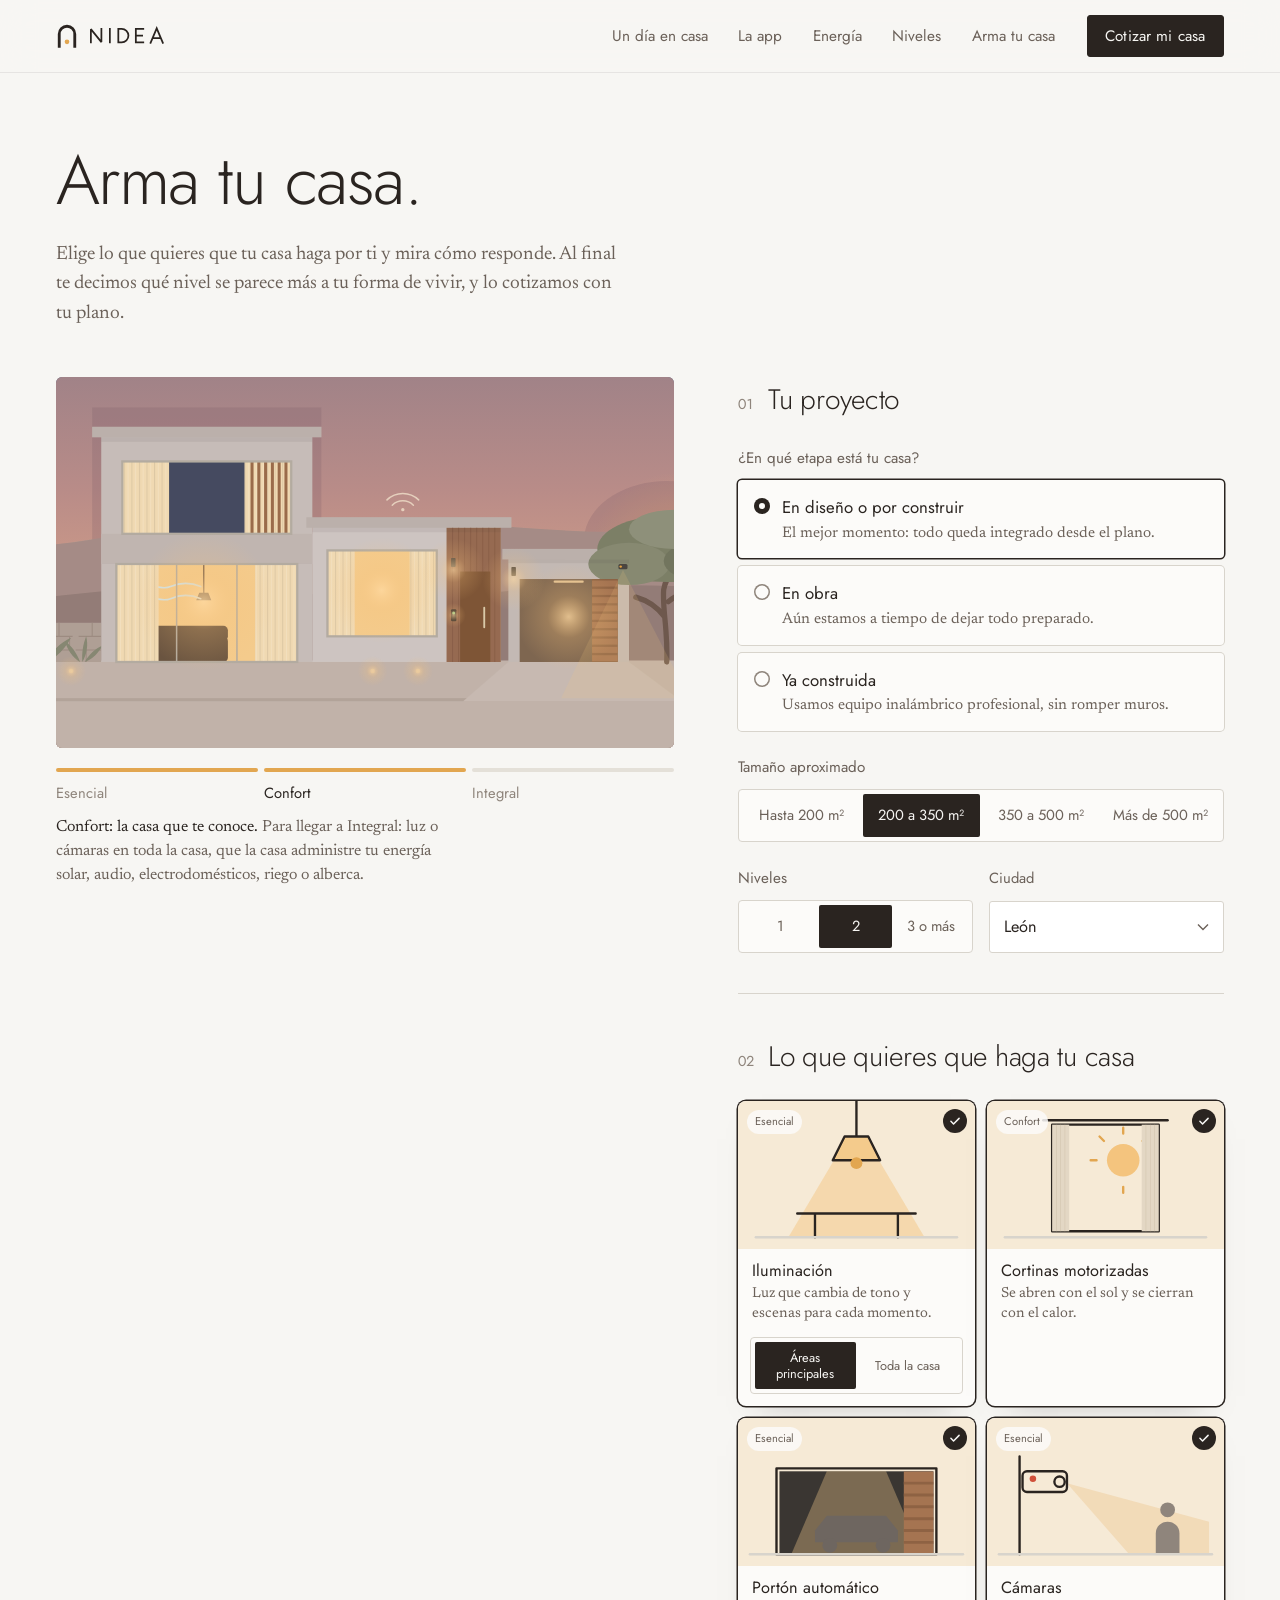
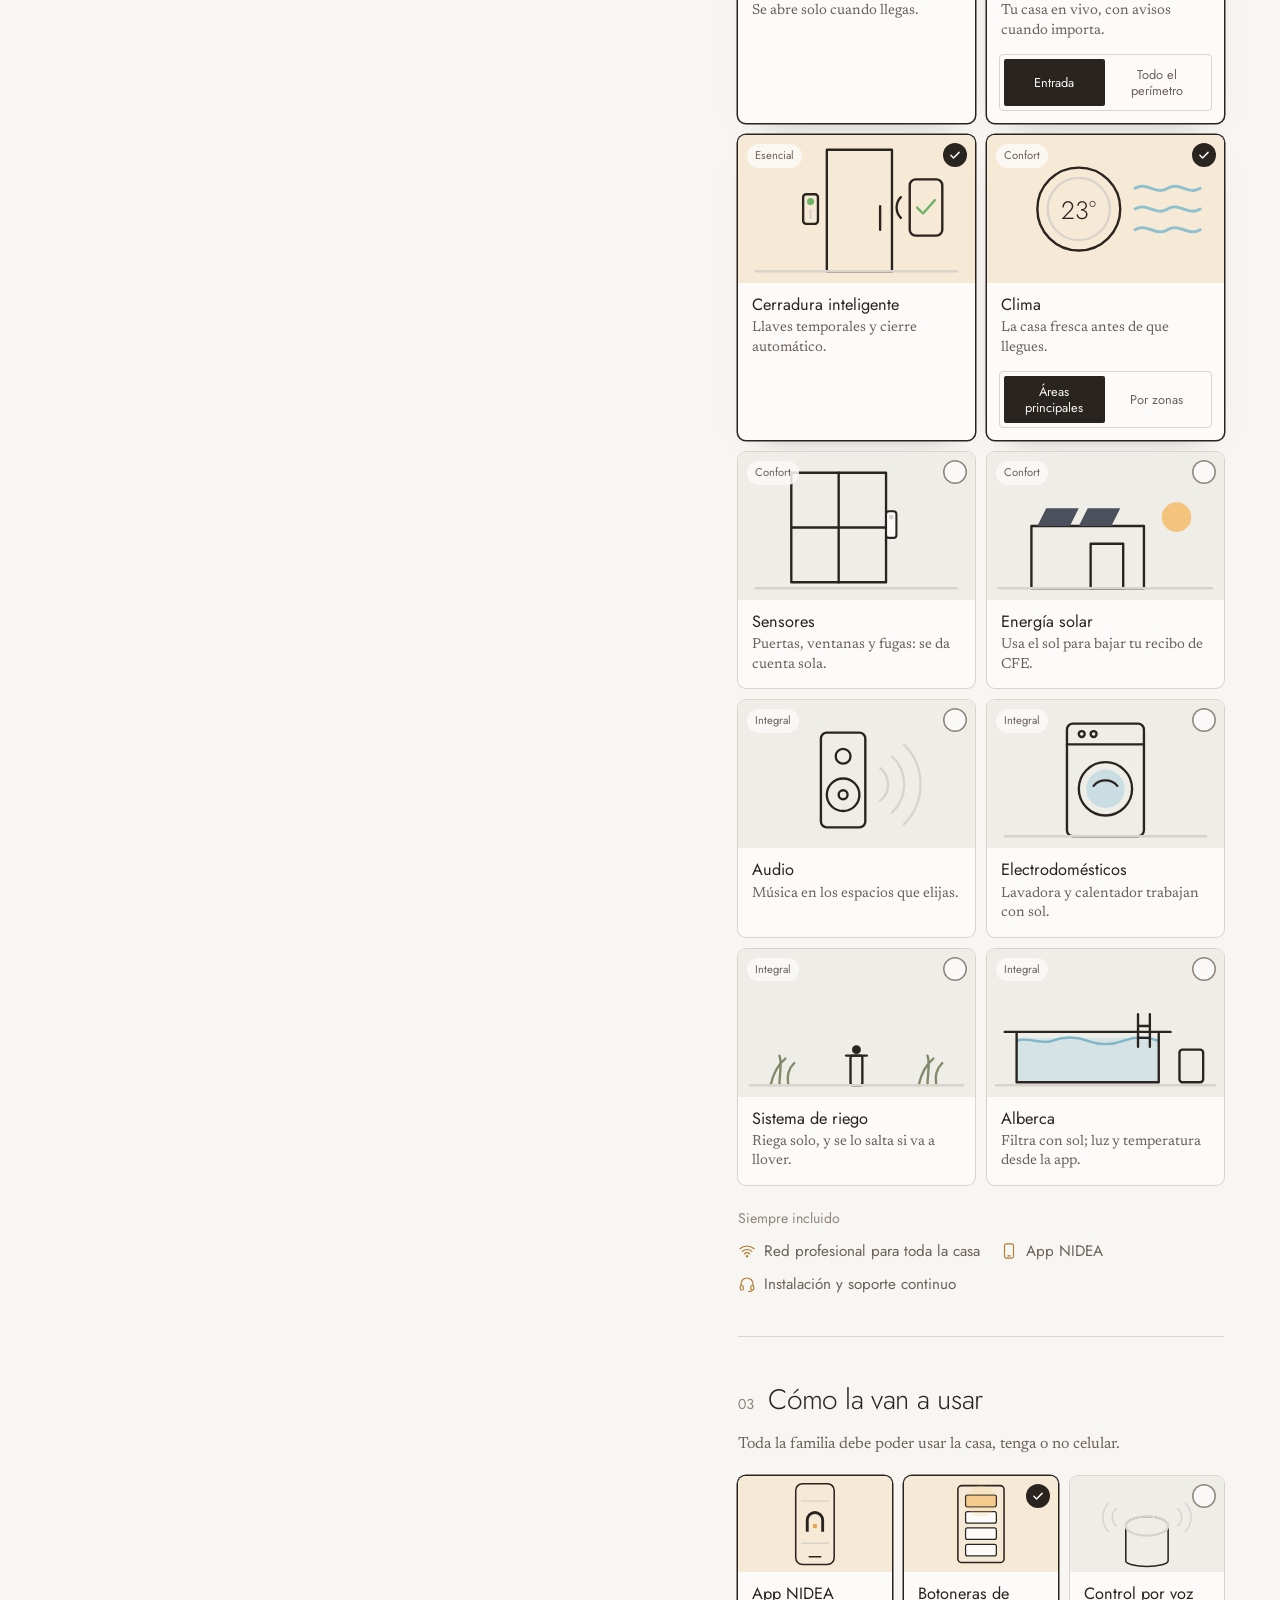
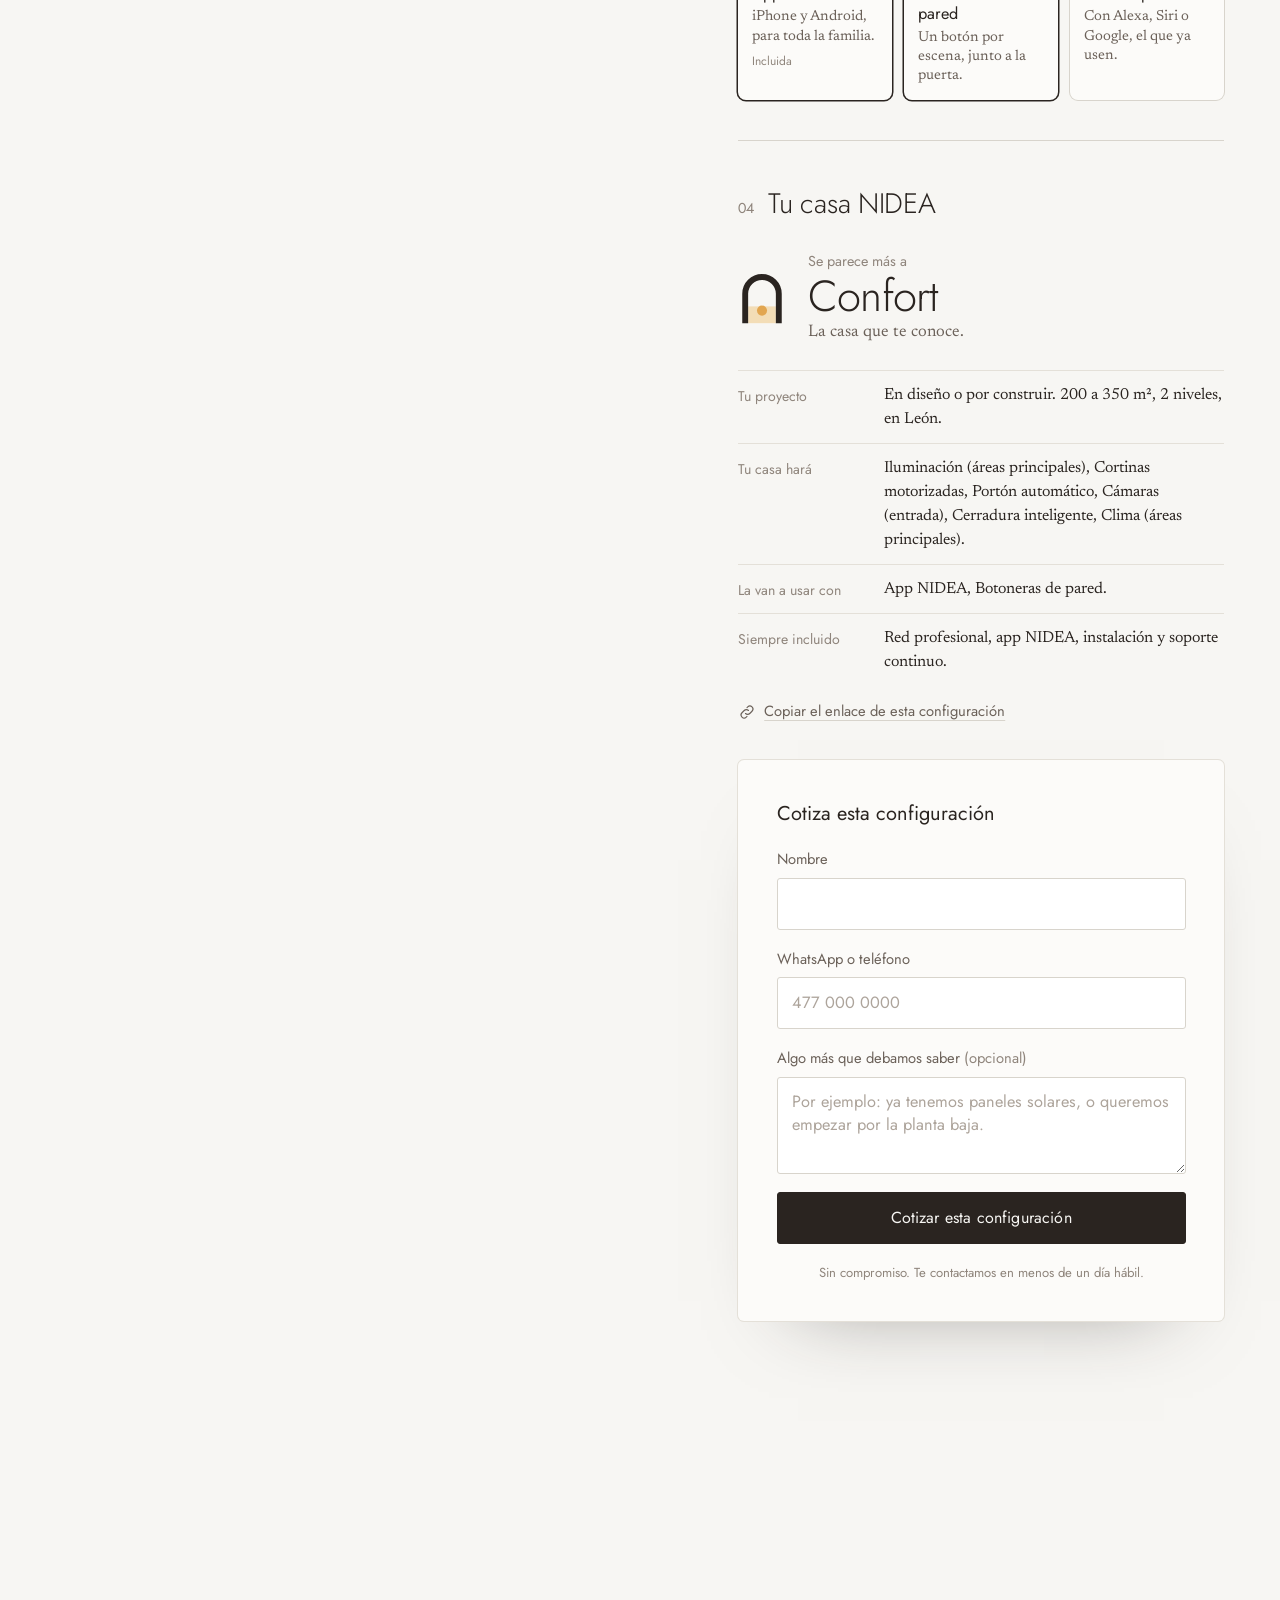
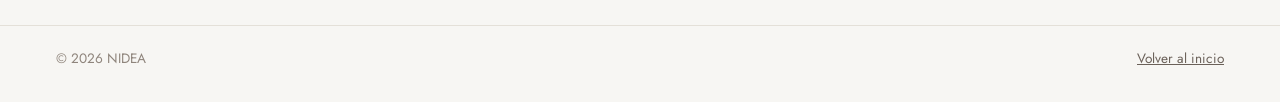
<file: configurador/index.html>
<!doctype html>
<html lang="es-MX">
<head>
<meta charset="utf-8">
<meta name="viewport" content="width=device-width, initial-scale=1, viewport-fit=cover">
<title>Arma tu casa · NIDEA</title>
<meta name="description" content="Elige lo que quieres que tu casa haga por ti: luz, cortinas, portón, cámaras, clima y energía solar. Te decimos qué nivel NIDEA se parece más a tu forma de vivir.">
<meta name="theme-color" content="#F7F6F3">
<link rel="canonical" href="https://nidea-eta.vercel.app/configurador/">
<meta property="og:type" content="website">
<meta property="og:site_name" content="NIDEA">
<meta property="og:locale" content="es_MX">
<meta property="og:url" content="https://nidea-eta.vercel.app/configurador/">
<meta property="og:title" content="Arma tu casa · NIDEA">
<meta property="og:description" content="Elige lo que quieres que tu casa haga por ti y te decimos qué nivel NIDEA es para ti.">
<meta property="og:image" content="https://nidea-eta.vercel.app/assets/og.jpg">
<meta property="og:image:type" content="image/jpeg">
<meta property="og:image:width" content="1200">
<meta property="og:image:height" content="630">
<meta name="twitter:card" content="summary_large_image">
<meta name="twitter:image" content="https://nidea-eta.vercel.app/assets/og.jpg">
<link rel="icon" href="/assets/favicon.svg" type="image/svg+xml">
<link rel="apple-touch-icon" href="/assets/apple-touch-icon.png">
<link rel="preconnect" href="https://fonts.googleapis.com">
<link rel="preconnect" href="https://fonts.gstatic.com" crossorigin>
<link href="https://fonts.googleapis.com/css2?family=Jost:wght@300;400;500&family=Newsreader:ital,opsz,wght@0,6..72,400;0,6..72,500;1,6..72,400&display=swap" rel="stylesheet">
<link rel="stylesheet" href="/css/styles.css">
<link rel="stylesheet" href="/css/configurador.css">
</head>
<body class="cfg-page">

<svg class="sprite" aria-hidden="true">
  <symbol id="i-bulb" viewBox="0 0 24 24"><path d="M9 18h6M10 21h4M12 3a6 6 0 0 0-3.5 10.9c.6.5 1 1.2 1 2V16h5v-.1c0-.8.4-1.5 1-2A6 6 0 0 0 12 3z"/></symbol>
  <symbol id="i-cam" viewBox="0 0 24 24"><rect x="3" y="7" width="13" height="10" rx="2"/><path d="M16 11l5-3v8l-5-3"/></symbol>
  <symbol id="i-gate" viewBox="0 0 24 24"><path d="M3 20V5M21 20V5M3 8h18M7.5 8v12M12 8v12M16.5 8v12"/></symbol>
  <symbol id="i-temp" viewBox="0 0 24 24"><path d="M10 14V5a2 2 0 1 1 4 0v9a4 4 0 1 1-4 0z"/></symbol>
  <symbol id="i-curtain" viewBox="0 0 24 24"><path d="M3 4h18M5 4v16c2 0 3.5-6 4.5-16M19 4v16c-2 0-3.5-6-4.5-16"/></symbol>
  <symbol id="i-sun" viewBox="0 0 24 24"><circle cx="12" cy="12" r="4"/><path d="M12 2v2M12 20v2M2 12h2M20 12h2M4.9 4.9l1.4 1.4M17.7 17.7l1.4 1.4M4.9 19.1l1.4-1.4M17.7 6.3l1.4-1.4"/></symbol>
  <symbol id="i-lock" viewBox="0 0 24 24"><rect x="5" y="11" width="14" height="10" rx="2"/><path d="M8 11V7a4 4 0 0 1 8 0v4"/></symbol>
  <symbol id="i-speaker" viewBox="0 0 24 24"><rect x="6" y="3" width="12" height="18" rx="2"/><circle cx="12" cy="14" r="3"/><circle cx="12" cy="7.5" r=".8"/></symbol>
  <symbol id="i-sensor" viewBox="0 0 24 24"><circle cx="12" cy="12" r="2.5"/><path d="M7.8 7.8a6 6 0 0 0 0 8.4M16.2 7.8a6 6 0 0 1 0 8.4M5 5a10 10 0 0 0 0 14M19 5a10 10 0 0 1 0 14"/></symbol>
  <symbol id="i-fridge" viewBox="0 0 24 24"><rect x="5" y="3" width="14" height="18" rx="2"/><circle cx="12" cy="13" r="4"/><path d="M8 6h2"/></symbol>
  <symbol id="i-wifi" viewBox="0 0 24 24"><path d="M2.5 9a14 14 0 0 1 19 0M5.5 12.5a9.5 9.5 0 0 1 13 0M8.5 16a5 5 0 0 1 7 0"/><circle cx="12" cy="19" r=".9"/></symbol>
  <symbol id="i-app" viewBox="0 0 24 24"><rect x="6" y="2.5" width="12" height="19" rx="2.5"/><path d="M10.5 18.5h3"/></symbol>
  <symbol id="i-support" viewBox="0 0 24 24"><path d="M4 14v-2a8 8 0 0 1 16 0v2"/><rect x="3" y="14" width="4" height="6" rx="1.5"/><rect x="17" y="14" width="4" height="6" rx="1.5"/><path d="M19 20c0 1-2 2-5 2"/></symbol>
  <symbol id="i-keypad" viewBox="0 0 24 24"><rect x="6" y="3" width="12" height="18" rx="2"/><path d="M9.5 8h5M9.5 12h5M9.5 16h5"/></symbol>
  <symbol id="i-voice" viewBox="0 0 24 24"><rect x="9" y="3" width="6" height="11" rx="3"/><path d="M5.5 11a6.5 6.5 0 0 0 13 0M12 17.5V21"/></symbol>
  <defs><clipPath id="vgGateClip"><rect x="28" y="36" width="104" height="56"/></clipPath></defs>
  <symbol id="i-link" viewBox="0 0 24 24"><path d="M10 14a4 4 0 0 0 5.7 0l3-3a4 4 0 0 0-5.7-5.7l-1 1M14 10a4 4 0 0 0-5.7 0l-3 3a4 4 0 0 0 5.7 5.7l1-1"/></symbol>
</svg>

<a class="skip" href="#armar">Saltar al configurador</a>

<header class="nav is-scrolled" id="nav">
  <div class="nav-inner">
    <a class="brand" href="/" aria-label="NIDEA, inicio">
      <svg class="brand-mark" viewBox="0 0 34 40" aria-hidden="true"><path d="M5 38V17a12 12 0 0 1 24 0v21"/><circle cx="17" cy="29" r="3.6"/></svg>
      <svg class="brand-word" viewBox="0 0 97 21" aria-hidden="true"><g><path d="M1.1 20V1.5L14.9 18.5V0" stroke-linejoin="bevel"/><path d="M26 0v20"/><path d="M37.1 1.1v17.8h4.4a8.9 8.9 0 0 0 0-17.8z"/><path d="M71 1.1H60.1v17.8H71M60.1 10h9.4"/><path d="M79 20.4 87.5.4l8.5 20M82 13.4h11"/></g></svg>
    </a>
    <nav class="nav-links" id="navLinks" aria-label="Principal">
      <a href="/#un-dia">Un día en casa</a>
      <a href="/#app">La app</a>
      <a href="/#energia">Energía</a>
      <a href="/#niveles">Niveles</a>
      <a href="/configurador/" aria-current="page">Arma tu casa</a>
      <a class="nav-cta-mobile" href="#cotizar">Cotizar mi casa</a>
    </nav>
    <a class="btn btn-small nav-cta" href="#cotizar">Cotizar mi casa</a>
    <button class="nav-toggle" id="navToggle" aria-expanded="false" aria-controls="navLinks" aria-label="Abrir menú"><span></span><span></span></button>
  </div>
</header>

<main id="armar" class="cfg">
  <section class="cfg-intro wrap">
    <h1 class="h2">Arma tu casa.</h1>
    <p class="lede">Elige lo que quieres que tu casa haga por ti y mira cómo responde. Al final te decimos qué nivel se parece más a tu forma de vivir, y lo cotizamos con tu plano.</p>
  </section>

  <div class="cfg-grid wrap">
    <!-- Escena -->
    <div class="cfg-stage">
      <div class="cfg-visual" id="cfgVisual">
        <svg viewBox="340 222 820 492" preserveAspectRatio="xMidYMid slice" role="img" aria-label="Ilustración de una casa que cambia según lo que eliges">
          <defs>
            <linearGradient id="cSky" gradientUnits="userSpaceOnUse" x1="0" y1="-200" x2="0" y2="620">
              <stop offset="0" stop-color="#5E6886"/><stop offset=".7" stop-color="#B98C88"/><stop offset="1" stop-color="#E2A987"/>
            </linearGradient>
            <radialGradient id="cGlow"><stop offset="0" stop-color="#FFD9A0" stop-opacity=".9"/><stop offset=".4" stop-color="#F7C27A" stop-opacity=".3"/><stop offset="1" stop-color="#F7C27A" stop-opacity="0"/></radialGradient>
            <radialGradient id="cSun"><stop offset="0" stop-color="#FBD49A" stop-opacity=".9"/><stop offset=".3" stop-color="#F2B06E" stop-opacity=".35"/><stop offset="1" stop-color="#F2B06E" stop-opacity="0"/></radialGradient>
            <pattern id="cPleat" width="10" height="10" patternUnits="userSpaceOnUse"><rect width="1.4" height="10" fill="#000" opacity=".08"/><rect x="5" width="1" height="10" fill="#fff" opacity=".2"/></pattern>
            <clipPath id="cGateClip"><rect x="955" y="490" width="130" height="110"/></clipPath>
            <clipPath id="cLand">
              <path d="M-900 470C-700 440-500 452-300 440S0 420 120 438s200 12 300-6 240 4 340-12 240 14 360 6 300 10 700 4V900H-900z"/>
              <rect x="388" y="262" width="304" height="340"/><rect x="672" y="408" width="272" height="194"/><rect x="932" y="450" width="176" height="152"/><ellipse cx="1150" cy="440" rx="110" ry="80"/>
            </clipPath>
          </defs>

          <rect x="0" y="-300" width="1600" height="1100" fill="url(#cSky)"/>
          <circle cx="1165" cy="468" r="120" fill="url(#cSun)"/>
          <circle cx="1165" cy="468" r="24" fill="#F3B57A"/>
          <path d="M-900 470C-700 440-500 452-300 440S0 420 120 438s200 12 300-6 240 4 340-12 240 14 360 6 300 10 700 4V900H-900z" fill="#B39A8F"/>
          <path d="M-900 530c200-24 400-10 560-22S20 492 160 512s240-18 380-10 260 18 400 4 260-6 440 2 400 12 520 6V900H-900z" fill="#9C877D"/>
          <rect x="0" y="598" width="1600" height="300" fill="#D5CABB"/>
          <rect x="0" y="648" width="1600" height="4" fill="#C3B7A7"/>
          <path d="M940 600h160l70 52H880z" fill="#DDD3C5"/>

          <rect x="280" y="548" width="120" height="52" fill="#BFB2A2"/>
          <path d="M280 566h34M322 566h40M370 566h30M296 548v18M344 548v18M388 548v18M280 584h22M310 584h48M366 584h34M302 566v18M358 566v18M326 584v16M380 584v16" stroke="#A89A89" stroke-width="1.4" fill="none"/>
          <g fill="#8C9477"><path d="M318 600c-14-8-26-24-30-40 12 10 22 22 30 40zm4 0c-2-16 0-34 6-48 4 16 2 34-6 48zm4 0c8-14 20-26 34-32-8 14-18 26-34 32z"/><path d="M372 600c-10-6-18-18-20-28 8 6 16 16 20 28zm3 0c-1-12 1-24 5-34 3 11 1 24-5 34zm3 0c6-10 14-18 24-22-6 10-13 18-24 22z"/></g>

          <rect x="400" y="300" width="280" height="300" fill="#DCD7CE"/>
          <rect x="388" y="288" width="304" height="14" fill="#CEC8BE"/>
          <g class="m-solar-panels">
            <g fill="#3F4652" stroke="#5E6672" stroke-width=".8"><path d="M412 288h58l-6-24h-46z"/><path d="M478 288h58l-6-24h-46z"/><path d="M544 288h58l-6-24h-46z"/><path d="M610 288h58l-6-24h-46z"/></g>
            <path d="M431 288l-2-24M451 288l2-24M497 288l-2-24M517 288l2-24M563 288l-2-24M583 288l2-24M629 288l-2-24M649 288l2-24M414 276h54M480 276h54M546 276h54M612 276h54" stroke="#56606C" stroke-width=".6"/>
            <g fill="#F2C57E" opacity=".25"><path d="M412 288h58l-6-24h-46z"/><path d="M478 288h58l-6-24h-46z"/><path d="M544 288h58l-6-24h-46z"/><path d="M610 288h58l-6-24h-46z"/></g>
          </g>
          <rect x="400" y="430" width="280" height="40" fill="#D4CEC4"/>
          <rect x="680" y="420" width="250" height="180" fill="#E5E1D9"/>
          <rect x="672" y="408" width="272" height="14" fill="#CEC8BE"/>
          <rect x="858" y="422" width="72" height="178" fill="#A0714E"/>
          <path d="M866 422v178M874 422v178M882 422v178M890 422v178M898 422v178M906 422v178M914 422v178M922 422v178" stroke="#8C5F3F" stroke-width="1"/>
          <rect x="940" y="462" width="160" height="138" fill="#D8D3C9"/>
          <rect x="932" y="450" width="176" height="14" fill="#CEC8BE"/>
          <g>
            <path d="M1150 600c2-40-6-70-4-96 2-14 10-22 18-34M1147 540c-10-14-24-22-38-26M1152 520c12-10 26-14 40-14" stroke="#6E5A48" stroke-width="7" fill="none" stroke-linecap="round"/>
            <ellipse cx="1150" cy="450" rx="92" ry="44" fill="#7F8A68"/><ellipse cx="1100" cy="470" rx="54" ry="28" fill="#8D9776"/><ellipse cx="1196" cy="466" rx="50" ry="26" fill="#737E5E"/><ellipse cx="1160" cy="424" rx="60" ry="26" fill="#96A080"/>
          </g>
          <g fill="#2A2420" opacity=".07"><rect x="400" y="302" width="280" height="6"/><rect x="680" y="422" width="250" height="6"/><rect x="940" y="464" width="160" height="5"/></g>

          <!-- Tinte de atardecer sobre tierra y casa -->
          <rect x="-900" y="-800" width="3000" height="1700" fill="#6E4F62" opacity=".2" clip-path="url(#cLand)"/>

          <!-- Ventanas -->
          <rect class="win win-bed" x="428" y="334" width="224" height="96"/>
          <g class="m-cortinas"><rect class="cur" x="428" y="334" width="62" height="96"/><rect x="428" y="334" width="62" height="96" fill="url(#cPleat)"/><rect class="cur" x="590" y="334" width="62" height="96"/><rect x="590" y="334" width="62" height="96" fill="url(#cPleat)"/></g>
          <g fill="#9A6B4A"><rect x="598" y="334" width="4" height="96"/><rect x="607" y="334" width="4" height="96"/><rect x="616" y="334" width="4" height="96"/><rect x="625" y="334" width="4" height="96"/><rect x="634" y="334" width="4" height="96"/><rect x="643" y="334" width="4" height="96"/></g>
          <rect x="428" y="334" width="224" height="96" fill="none" stroke="#B3ABA0" stroke-width="3"/>

          <rect class="win win-liv" x="420" y="470" width="240" height="130"/>
          <g class="sil"><rect x="444" y="566" width="124" height="34" rx="6"/><rect x="444" y="552" width="124" height="20" rx="6"/><rect x="624" y="578" width="18" height="22" rx="2"/><path d="M633 580c-10-12-16-30-12-44 6 12 10 26 12 44zm0 0c4-16 12-30 22-38-4 14-10 28-22 38z"/><path d="M526 518h20l-4-10h-12z"/><rect x="535.2" y="470" width="1.6" height="40"/></g>
          <g class="m-clima"><path d="M452 500c14-6 26 6 40 0s26-6 40 0M452 516c14-6 26 6 40 0s26-6 40 0" fill="none" stroke="#CFE3EA" stroke-width="2.2" stroke-linecap="round"/><rect x="606" y="506" width="16" height="22" rx="3" fill="#3A3632"/><rect x="609" y="510" width="10" height="7" rx="1" fill="#9FD0DF"/></g>
          <g class="m-audio" fill="none" stroke="#F7E3C0" stroke-width="2" stroke-linecap="round"><path class="w1" d="M596 548a10 10 0 0 1 0 14"/><path class="w2" d="M602 542a18 18 0 0 1 0 26"/><path class="w3" d="M608 536a26 26 0 0 1 0 38"/><rect x="584" y="546" width="8" height="18" rx="2" fill="#3A3632" stroke="none"/></g>
          <g class="m-cortinas"><rect class="cur" x="420" y="470" width="56" height="130"/><rect x="420" y="470" width="56" height="130" fill="url(#cPleat)"/><rect class="cur" x="604" y="470" width="56" height="130"/><rect x="604" y="470" width="56" height="130" fill="url(#cPleat)"/></g>
          <path d="M500 470v130M580 470v130" stroke="#B3ABA0" stroke-width="2"/>
          <rect x="420" y="470" width="240" height="130" fill="none" stroke="#B3ABA0" stroke-width="3"/>

          <rect class="win win-kit" x="700" y="452" width="145" height="114"/>
          <g class="m-electro"><rect x="788" y="516" width="42" height="50" rx="3" fill="#E9E4DC"/><circle cx="809" cy="543" r="12" fill="#9DB0B6" stroke="#CFC8BD" stroke-width="3"/><rect x="794" y="521" width="12" height="3" rx="1" fill="#B8AFA3"/></g>
          <g class="m-cortinas"><rect class="cur" x="700" y="452" width="36" height="114"/><rect x="700" y="452" width="36" height="114" fill="url(#cPleat)"/><rect class="cur" x="809" y="452" width="36" height="114"/><rect x="809" y="452" width="36" height="114" fill="url(#cPleat)"/></g>
          <rect x="700" y="452" width="145" height="114" fill="none" stroke="#B3ABA0" stroke-width="3"/>

          <rect x="876" y="480" width="40" height="120" fill="#7E5536"/>
          <path d="M908 528v26" stroke="#D9C9A8" stroke-width="2.5" stroke-linecap="round"/>
          <rect x="864" y="530" width="7" height="16" rx="1.5" fill="#3A332E"/>
          <circle class="lock-led" cx="867.5" cy="535" r="2"/>
          <circle class="m-cerradura" cx="867.5" cy="538" r="16" fill="url(#cGlow)"/>

          <rect class="garage-in" x="955" y="490" width="130" height="110"/>
          <rect class="m-porton garage-lamp" x="1000" y="492" width="40" height="3" rx="1.5" fill="#F4D3A0"/>
          <g clip-path="url(#cGateClip)"><g class="gate">
            <rect x="955" y="490" width="130" height="110" fill="#8E6243"/>
            <g fill="#A57451"><rect x="955" y="492" width="130" height="8"/><rect x="955" y="503" width="130" height="8"/><rect x="955" y="514" width="130" height="8"/><rect x="955" y="525" width="130" height="8"/><rect x="955" y="536" width="130" height="8"/><rect x="955" y="547" width="130" height="8"/><rect x="955" y="558" width="130" height="8"/><rect x="955" y="569" width="130" height="8"/><rect x="955" y="580" width="130" height="8"/><rect x="955" y="591" width="130" height="8"/></g>
          </g></g>

          <!-- Cámaras -->
          <g class="m-camaras">
            <path class="cone" d="M1092 478 1010 648h170z"/>
            <rect x="1086" y="470" width="12" height="7" rx="2" fill="#4A4540"/><circle class="led" cx="1089" cy="473.5" r="1.6"/>
          </g>
          <g class="m-camaras-per">
            <path class="cone" d="M404 318 300 600h140z"/>
            <rect x="398" y="310" width="12" height="7" rx="2" fill="#4A4540"/><circle class="led" cx="401" cy="313.5" r="1.6"/>
          </g>

          <!-- Sensores -->
          <g class="m-sensores"><g><circle cx="920" cy="486" r="3" fill="#F4D3A0"/><circle class="pulse" cx="920" cy="486" r="3"/></g><g><circle cx="848" cy="458" r="3" fill="#F4D3A0"/><circle class="pulse" cx="848" cy="458" r="3"/></g><g><circle cx="424" cy="340" r="3" fill="#F4D3A0"/><circle class="pulse" cx="424" cy="340" r="3"/></g></g>

          <!-- Riego -->
          <g class="m-riego" fill="none" stroke="#B9DCE6" stroke-width="1.8" stroke-linecap="round" stroke-dasharray="2 5">
            <path class="spray" d="M760 612c-12-18-34-22-50-6M760 612c12-18 34-22 50-6"/>
            <path class="spray" d="M470 612c-10-16-28-20-42-6M470 612c10-16 28-20 42-6"/>
            <rect x="757" y="610" width="6" height="8" rx="1" fill="#6E6660" stroke="none"/><rect x="467" y="610" width="6" height="8" rx="1" fill="#6E6660" stroke="none"/>
          </g>
          <!-- Alberca -->
          <g class="m-alberca">
            <path d="M400 658h290l24 40H376z" fill="#E4DCCF"/>
            <path d="M414 664h262l16 28H398z" fill="#6FA7B4"/>
            <ellipse class="pool-light" cx="545" cy="680" rx="80" ry="9" fill="#BFE6EE"/>
            <path class="pool-wave" d="M420 670c14-3 28 3 42 0s28-3 42 0 28 3 42 0 28-3 42 0 28 3 42 0 28-3 34 0" fill="none" stroke="#CFEAF0" stroke-width="1.6" stroke-linecap="round"/>
          </g>

          <!-- Red profesional (siempre incluida) -->
          <g class="m-red" fill="none" stroke="#F4E6CF" stroke-width="2" stroke-linecap="round" opacity=".75"><path d="M786 392a20 20 0 0 1 28 0"/><path d="M779 385a30 30 0 0 1 42 0"/><circle cx="800" cy="398" r="2.2" fill="#F4E6CF" stroke="none"/></g>

          <!-- Luces -->
          <rect x="864" y="462" width="6" height="12" rx="1" fill="#4A4540"/>
          <rect x="944" y="474" width="6" height="12" rx="1" fill="#4A4540"/>
          <circle cx="867" cy="478" r="42" fill="url(#cGlow)" opacity=".7"/>
          <circle cx="947" cy="490" r="42" fill="url(#cGlow)" opacity=".7"/>
          <g opacity=".7"><circle cx="760" cy="612" r="3" fill="#F4D3A0"/><circle cx="820" cy="612" r="3" fill="#F4D3A0"/><circle cx="360" cy="612" r="3" fill="#F4D3A0"/><circle cx="760" cy="612" r="20" fill="url(#cGlow)"/><circle cx="820" cy="612" r="20" fill="url(#cGlow)"/><circle cx="360" cy="612" r="20" fill="url(#cGlow)"/></g>
          <circle class="glow glow-bed" cx="520" cy="382" r="80" fill="url(#cGlow)"/>
          <circle class="glow glow-liv" cx="536" cy="520" r="92" fill="url(#cGlow)"/>
          <circle class="glow glow-kit" cx="772" cy="505" r="70" fill="url(#cGlow)"/>
          <circle class="glow glow-gar" cx="1020" cy="540" r="70" fill="url(#cGlow)"/>

          <path class="m-solar-flow" d="M540 290V300M686 296h8v124" stroke="#E9B566" stroke-width="3" fill="none" stroke-dasharray="4 10"/>
        </svg>
        <div class="cfg-chip" id="cfgChip" aria-hidden="true"></div>
      </div>

      <div class="cfg-level" aria-live="polite">
        <div class="cfg-meter" role="img" id="cfgMeterLabel" aria-label="Nivel recomendado">
          <span data-l="esencial">Esencial</span><span data-l="confort">Confort</span><span data-l="integral">Integral</span>
        </div>
        <p class="cfg-level-text" id="cfgLevelText"></p>
      </div>
    </div>

    <!-- Pasos -->
    <div class="cfg-steps">
      <section class="cfg-step" id="paso-proyecto" aria-labelledby="h-proyecto">
        <header><span class="n">01</span><h2 id="h-proyecto">Tu proyecto</h2></header>
        <fieldset class="cfg-field">
          <legend>¿En qué etapa está tu casa?</legend>
          <div class="cfg-cards" id="optEtapa">
            <label><input type="radio" name="etapa" value="diseno" id="etapa-diseno"><span><b>En diseño o por construir</b><small>El mejor momento: todo queda integrado desde el plano.</small></span></label>
            <label><input type="radio" name="etapa" value="obra" id="etapa-obra"><span><b>En obra</b><small>Aún estamos a tiempo de dejar todo preparado.</small></span></label>
            <label><input type="radio" name="etapa" value="construida" id="etapa-construida"><span><b>Ya construida</b><small>Usamos equipo inalámbrico profesional, sin romper muros.</small></span></label>
          </div>
        </fieldset>
        <fieldset class="cfg-field">
          <legend>Tamaño aproximado</legend>
          <div class="seg seg-fill" id="optM2">
            <label><input type="radio" name="m2" value="hasta-200" id="m2-1"><span>Hasta 200 m²</span></label>
            <label><input type="radio" name="m2" value="200-350" id="m2-2"><span>200 a 350 m²</span></label>
            <label><input type="radio" name="m2" value="350-500" id="m2-3"><span>350 a 500 m²</span></label>
            <label><input type="radio" name="m2" value="mas-500" id="m2-4"><span>Más de 500 m²</span></label>
          </div>
        </fieldset>
        <div class="cfg-row">
          <fieldset class="cfg-field">
            <legend>Niveles</legend>
            <div class="seg seg-fill" id="optNiveles">
              <label><input type="radio" name="niveles" value="1" id="niv-1"><span>1</span></label>
              <label><input type="radio" name="niveles" value="2" id="niv-2"><span>2</span></label>
              <label><input type="radio" name="niveles" value="3" id="niv-3"><span>3 o más</span></label>
            </div>
          </fieldset>
          <div class="cfg-field field">
            <label for="cfgCiudad" class="legend-like">Ciudad</label>
            <select id="cfgCiudad" name="ciudad"><option>León</option><option>Querétaro</option><option>San Miguel de Allende</option><option>Guanajuato</option><option>Irapuato</option><option>Celaya</option><option>Aguascalientes</option><option>Otra</option></select>
          </div>
        </div>
        <p class="cfg-retro" id="cfgRetro" hidden>En casas terminadas elegimos equipo que se instala sin obra: apagadores inalámbricos, motores de cortina con batería y sensores sin cables. En una visita revisamos qué permite tu casa.</p>
      </section>

      <section class="cfg-step" id="paso-casa" aria-labelledby="h-casa">
        <header><span class="n">02</span><h2 id="h-casa">Lo que quieres que haga tu casa</h2></header>
        <div class="cfg-mods" id="cfgMods"></div>
        <div class="cfg-included">
          <p>Siempre incluido</p>
          <ul>
            <li><svg><use href="#i-wifi"/></svg>Red profesional para toda la casa</li>
            <li><svg><use href="#i-app"/></svg>App NIDEA</li>
            <li><svg><use href="#i-support"/></svg>Instalación y soporte continuo</li>
          </ul>
        </div>
      </section>

      <section class="cfg-step" id="paso-control" aria-labelledby="h-control">
        <header><span class="n">03</span><h2 id="h-control">Cómo la van a usar</h2></header>
        <p class="cfg-hint">Toda la familia debe poder usar la casa, tenga o no celular.</p>
        <div class="cfg-checks" id="cfgControl">
          <label class="ctl is-fixed"><input type="checkbox" checked disabled id="ctl-app"><span class="ctl-card">
            <span class="mod-vis"><svg class="vg vg-app" viewBox="0 0 160 100" aria-hidden="true"><rect class="ln" x="60" y="8" width="40" height="84" rx="7"/><path class="ln" d="M74 84h12"/><path class="arch" d="M72 58V46a8 8 0 0 1 16 0v12"/><circle class="dotl" cx="80" cy="52" r="2.4"/><path class="ln faint" d="M66 26h28M66 70h28"/></svg><span class="mod-check" aria-hidden="true"></span></span>
            <span class="mod-body"><span class="mod-name">App NIDEA</span><span class="mod-desc">iPhone y Android, para toda la familia.</span><em>Incluida</em></span></span></label>
          <label class="ctl"><input type="checkbox" name="control" value="botoneras" id="ctl-botoneras"><span class="ctl-card">
            <span class="mod-vis"><svg class="vg vg-keypad" viewBox="0 0 160 100" aria-hidden="true"><rect class="ln" x="56" y="10" width="48" height="80" rx="4"/><rect class="key k1" x="64" y="20" width="32" height="12" rx="2"/><rect class="key" x="64" y="37" width="32" height="12" rx="2"/><rect class="key" x="64" y="54" width="32" height="12" rx="2"/><rect class="key" x="64" y="71" width="32" height="12" rx="2"/><circle class="on halo" cx="80" cy="26" r="16"/></svg><span class="mod-check" aria-hidden="true"></span></span>
            <span class="mod-body"><span class="mod-name">Botoneras de pared</span><span class="mod-desc">Un botón por escena, junto a la puerta.</span></span></span></label>
          <label class="ctl"><input type="checkbox" name="control" value="voz" id="ctl-voz"><span class="ctl-card">
            <span class="mod-vis"><svg class="vg vg-voz" viewBox="0 0 160 100" aria-hidden="true"><path class="ln" d="M58 88V52a22 10 0 0 1 44 0v36a22 6 0 0 1-44 0z"/><ellipse class="ring" cx="80" cy="52" rx="22" ry="10"/><g class="wv"><path class="ln w1" d="M112 34a12 12 0 0 1 0 18"/><path class="ln w2" d="M120 28a22 22 0 0 1 0 30"/><path class="ln w1" d="M48 34a12 12 0 0 0 0 18"/><path class="ln w2" d="M40 28a22 22 0 0 0 0 30"/></g></svg><span class="mod-check" aria-hidden="true"></span></span>
            <span class="mod-body"><span class="mod-name">Control por voz</span><span class="mod-desc">Con Alexa, Siri o Google, el que ya usen.</span></span></span></label>
        </div>
      </section>

      <section class="cfg-step cfg-summary" id="cotizar" aria-labelledby="h-resumen">
        <header><span class="n">04</span><h2 id="h-resumen">Tu casa NIDEA</h2></header>
        <div class="cfg-result">
          <svg class="cfg-result-mark" viewBox="0 0 34 40" aria-hidden="true"><path class="fill" d=""/><path class="arch" d="M5 38V17a12 12 0 0 1 24 0v21"/><circle cx="17" cy="29" r="3.6"/></svg>
          <div>
            <p class="cfg-result-kicker">Se parece más a</p>
            <p class="cfg-result-name" id="sumLevel">Confort</p>
            <p class="cfg-result-tag" id="sumTag">La casa que te conoce.</p>
          </div>
        </div>
        <dl class="cfg-sum" id="cfgSum"></dl>
        <button type="button" class="cfg-copy" id="cfgCopy"><svg><use href="#i-link"/></svg><span>Copiar el enlace de esta configuración</span></button>

        <form class="visit-form cfg-form" id="cfgForm" novalidate>
          <p class="cfg-form-title">Cotiza esta configuración</p>
          <div class="field">
            <label for="qNombre">Nombre</label>
            <input id="qNombre" name="nombre" autocomplete="name" required>
            <small class="err">Escribe tu nombre para saber a quién buscar.</small>
          </div>
          <div class="field">
            <label for="qTel">WhatsApp o teléfono</label>
            <input id="qTel" name="telefono" type="tel" inputmode="tel" autocomplete="tel" required placeholder="477 000 0000">
            <small class="err">Escribe un número de 10 dígitos para enviarte tu cotización.</small>
          </div>
          <div class="field">
            <label for="qNota">Algo más que debamos saber <span class="opt">(opcional)</span></label>
            <textarea id="qNota" name="nota" rows="3" placeholder="Por ejemplo: ya tenemos paneles solares, o queremos empezar por la planta baja."></textarea>
          </div>
          <button class="btn btn-block" type="submit">Cotizar esta configuración</button>
          <p class="form-fine">Sin compromiso. Te contactamos en menos de un día hábil.</p>
          <div class="form-done" id="qDone" hidden tabindex="-1">
            <svg viewBox="0 0 34 40" aria-hidden="true"><path d="M5 38V17a12 12 0 0 1 24 0v21"/><circle cx="17" cy="29" r="3.6"/></svg>
            <h3 id="qDoneTitle">Gracias. Ya tenemos tu configuración.</h3>
            <p>Te escribimos por WhatsApp en menos de un día hábil para revisarla contigo y agendar una visita o una llamada de diseño.</p>
          </div>
        </form>
      </section>
    </div>
  </div>

  <div class="cfg-bar" id="cfgBar">
    <span><small>Tu casa se parece a</small><b id="barLevel">Confort</b></span>
    <a class="btn btn-small" href="#cotizar">Ver resumen</a>
  </div>
</main>

<footer class="foot">
  <div class="wrap foot-base"><span>© 2026 NIDEA</span><a href="/">Volver al inicio</a></div>
</footer>

<script src="/js/configurador.js"></script>
</body>
</html>
</file>
<file: css/styles.css>
/* ==========================================================
   NIDEA · Sistema visual
   Cal, concreto, cantera, nogal y luz.
   ========================================================== */

:root {
  --cal: #F7F6F3;
  --cal-2: #EFEDE8;
  --concreto: #E4E0D8;
  --linea: #D8D4CC;
  --cantera: #B99B86;
  --nogal: #2A2420;
  --nogal-2: #6B6159;
  --nogal-3: #8F857C;
  --luz: #E2A650;
  --luz-suave: #F3DDB6;
  --papel: #FCFBF9;
  --alerta: #B5533C;

  --sans: "Jost", "Avenir Next", "Helvetica Neue", Arial, sans-serif;
  --serif: "Newsreader", "Iowan Old Style", Georgia, serif;

  --gutter: clamp(20px, 5vw, 56px);
  --section: clamp(96px, 13vw, 184px);
  --ease: cubic-bezier(.22, .61, .36, 1);
  --nav-h: 72px;

  color-scheme: light;
}

*, *::before, *::after { box-sizing: border-box; }
html { -webkit-text-size-adjust: 100%; scroll-padding-top: var(--nav-h); }
body {
  margin: 0;
  background: var(--cal);
  color: var(--nogal);
  font-family: var(--serif);
  font-size: 18px;
  line-height: 1.6;
  font-optical-sizing: auto;
  -webkit-font-smoothing: antialiased;
  text-rendering: optimizeLegibility;
  overflow-x: hidden;
}
img, svg { display: block; max-width: 100%; }
button, input, select, textarea { font: inherit; color: inherit; }
button { cursor: pointer; background: none; border: 0; padding: 0; }
a { color: inherit; }
h1, h2, h3, h4, h5, h6, p, ul, ol, dl, dd, figure { margin: 0; }
ul, ol { padding: 0; list-style: none; }
[hidden] { display: none !important; }
:focus-visible { outline: 2px solid var(--luz); outline-offset: 3px; border-radius: 2px; }
::selection { background: var(--luz-suave); }

.sprite { position: absolute; width: 0; height: 0; overflow: hidden; }
.sprite symbol, svg use { fill: none; stroke: currentColor; stroke-width: 1.5; stroke-linecap: round; stroke-linejoin: round; }
.sr-only { position: absolute; width: 1px; height: 1px; overflow: hidden; clip: rect(0 0 0 0); white-space: nowrap; }
.skip { position: absolute; left: 12px; top: -60px; z-index: 100; background: var(--nogal); color: var(--cal); padding: 10px 16px; font-family: var(--sans); }
.skip:focus { top: 12px; }

.wrap { width: 100%; max-width: 1280px; margin-inline: auto; padding-inline: var(--gutter); }

/* ---------- Tipografía ---------- */
.h2 {
  font-family: var(--sans);
  font-weight: 300;
  font-size: clamp(2.1rem, 4.6vw, 3.9rem);
  line-height: 1.06;
  letter-spacing: -.022em;
  max-width: 20ch;
  text-wrap: balance;
}
.lede {
  margin-top: 1.4rem;
  font-size: clamp(1.1rem, 1.5vw, 1.3rem);
  line-height: 1.55;
  color: var(--nogal-2);
  max-width: 38rem;
  text-wrap: pretty;
}
h3 { font-family: var(--sans); font-weight: 400; font-size: 1.35rem; line-height: 1.25; letter-spacing: -.005em; }

/* ---------- Botones ---------- */
.btn {
  display: inline-flex; align-items: center; justify-content: center; gap: .6em;
  min-height: 52px; padding: 0 1.6rem;
  font-family: var(--sans); font-size: 1rem; font-weight: 400; letter-spacing: .01em;
  background: var(--nogal); color: var(--cal);
  border: 1px solid var(--nogal); border-radius: 3px;
  text-decoration: none;
  transition: background .3s var(--ease), color .3s var(--ease), border-color .3s var(--ease);
}
.btn:hover { background: #3E3530; border-color: #3E3530; }
.btn-ghost { background: transparent; color: var(--nogal); border-color: var(--linea); }
.btn-ghost:hover { background: var(--cal-2); border-color: var(--cantera); }
.btn-light { background: var(--cal); color: var(--nogal); border-color: var(--cal); }
.btn-light:hover { background: #fff; border-color: #fff; }
.btn-small { min-height: 42px; padding: 0 1.1rem; font-size: .95rem; }
.btn-block { width: 100%; }

/* ---------- Segmentado ---------- */
.seg {
  display: inline-flex; padding: 4px; gap: 2px;
  border: 1px solid var(--linea); border-radius: 4px; background: var(--papel);
  font-family: var(--sans); font-size: .95rem;
}
.seg button, .seg label span {
  display: block; padding: .6rem 1.1rem; border-radius: 2px; color: var(--nogal-2);
  transition: background .3s var(--ease), color .3s var(--ease);
}
.seg [aria-selected="true"], .seg input:checked + span { background: var(--nogal); color: var(--cal); }
.seg label { cursor: pointer; }
.seg input { position: absolute; opacity: 0; pointer-events: none; }
.seg input:focus-visible + span { outline: 2px solid var(--luz); outline-offset: 2px; }

/* ==========================================================
   Navegación
   ========================================================== */
.nav {
  position: fixed; inset: 0 0 auto; z-index: 50;
  padding-top: env(safe-area-inset-top, 0px);
  transition: background .4s var(--ease), box-shadow .4s var(--ease);
}
.nav.is-scrolled { background: rgba(247, 246, 243, .88); -webkit-backdrop-filter: blur(16px) saturate(1.2); backdrop-filter: blur(16px) saturate(1.2); box-shadow: 0 1px 0 rgba(42, 36, 32, .08); }
.nav-inner { height: var(--nav-h); max-width: 1280px; margin: 0 auto; padding-inline: var(--gutter); display: flex; align-items: center; gap: 2rem; }
.brand { display: flex; align-items: center; gap: 12px; text-decoration: none; color: var(--nogal); }
.brand-mark { width: 22px; height: 26px; fill: none; }
.brand-mark path { stroke: currentColor; stroke-width: 4.4; }
.brand-mark circle { fill: var(--luz); }
.brand-word { width: 74px; height: 16px; overflow: visible; }
.brand-word g { fill: none; stroke: currentColor; stroke-width: 2.3; }
.nav-links { display: flex; gap: 1.9rem; margin-left: auto; font-family: var(--sans); font-size: .96rem; }
.nav-links a { text-decoration: none; color: var(--nogal-2); transition: color .25s; }
.nav-links a:hover { color: var(--nogal); }
.nav-cta-mobile { display: none; }
.nav-toggle { display: none; }

@media (max-width: 960px) {
  :root { --nav-h: 64px; }
  .nav-cta { display: none; }
  .nav-toggle {
    display: grid; place-content: center; gap: 7px; width: 44px; height: 44px; margin-left: auto; margin-right: -10px;
  }
  .nav-toggle span { display: block; width: 22px; height: 1.5px; background: var(--nogal); transition: transform .35s var(--ease); }
  .nav-toggle[aria-expanded="true"] span:first-child { transform: translateY(4.25px) rotate(45deg); }
  .nav-toggle[aria-expanded="true"] span:last-child { transform: translateY(-4.25px) rotate(-45deg); }
  .nav-links {
    position: fixed; inset: calc(var(--nav-h) + env(safe-area-inset-top, 0px)) 0 0; z-index: -1;
    flex-direction: column; gap: 0; margin: 0; padding: 12px var(--gutter) 40px;
    background: var(--cal);
    opacity: 0; visibility: hidden; transform: translateY(-8px);
    transition: opacity .35s var(--ease), transform .35s var(--ease), visibility 0s .35s;
  }
  .nav-links.is-open { opacity: 1; visibility: visible; transform: none; transition-delay: 0s; }
  .nav-links a { font-size: 1.7rem; font-weight: 300; color: var(--nogal); padding: 14px 0; border-bottom: 1px solid var(--concreto); }
  .nav-links .nav-cta-mobile { display: flex; margin-top: 28px; border: 0; font-size: 1.05rem; font-weight: 400; background: var(--nogal); color: var(--cal); justify-content: center; border-radius: 3px; }
  .nav.menu-open { background: var(--cal); }
}

/* ==========================================================
   1 · Portada
   ========================================================== */
.hero { position: relative; min-height: 100svh; display: flex; align-items: center; padding-block: calc(var(--nav-h) + 32px) 56px; }
.hero-inner { display: block; }
.hero-copy { max-width: 52%; }
.hero-title {
  font-family: var(--sans); font-weight: 300;
  font-size: clamp(2.9rem, 6.2vw, 6rem);
  line-height: 1; letter-spacing: -.035em;
}
.hero-title span { display: block; }
.hero-title span + span { color: var(--nogal-2); }
.hero-lede { margin-top: 2rem; font-size: clamp(1.1rem, 1.45vw, 1.28rem); line-height: 1.55; color: var(--nogal-2); max-width: 30rem; }
.hero-actions { display: flex; flex-wrap: wrap; gap: 12px; margin-top: 2.4rem; }
.hero-cities { margin-top: 2.6rem; font-family: var(--sans); font-size: .9rem; color: var(--nogal-3); }
.hero-art {
  position: absolute; top: 0; right: 0; bottom: 0; width: 44%;
  display: grid; place-items: center;
  background-color: #E3DED6;
  background-image: url("data:image/svg+xml,%3Csvg xmlns='http://www.w3.org/2000/svg' width='240' height='240'%3E%3Cfilter id='n'%3E%3CfeTurbulence type='fractalNoise' baseFrequency='.85' numOctaves='2' stitchTiles='stitch'/%3E%3CfeColorMatrix values='0 0 0 0 .16 0 0 0 0 .14 0 0 0 0 .12 0 0 0 .09 0'/%3E%3C/filter%3E%3Crect width='100%25' height='100%25' filter='url(%23n)'/%3E%3C/svg%3E"), linear-gradient(170deg, #EAE6DF, #DDD7CE);
}
.hero-art svg { height: min(74%, 700px); width: auto; margin-top: calc(var(--nav-h) * .6); }

/* Entrada orquestada de la portada */
.hero-title span, .hero-lede, .hero-actions, .hero-cities { opacity: 0; transform: translateY(14px); animation: rise 1.1s var(--ease) forwards; }
.hero-title span:nth-child(1) { animation-delay: .5s; }
.hero-title span:nth-child(2) { animation-delay: .75s; }
.hero-lede { animation-delay: 1.15s; }
.hero-actions { animation-delay: 1.35s; }
.hero-cities { animation-delay: 1.55s; }
@keyframes rise { to { opacity: 1; transform: none; } }

@media (max-width: 860px) {
  .hero { display: block; min-height: auto; padding-top: 0; }
  .hero-inner { display: flex; flex-direction: column; }
  .hero-copy { max-width: none; padding-top: 30px; }
  .hero-art { order: -1; position: relative; width: auto; margin-inline: calc(-1 * var(--gutter)); height: min(46svh, 420px); padding-top: var(--nav-h); box-sizing: content-box; }
  .hero-art svg { height: 86%; margin: 4% 0 0; }
  .hero-lede { margin-top: 1.3rem; }
  .hero-actions { margin-top: 1.8rem; }
  .hero-actions .btn { flex: 1 1 200px; }
  .hero-cities { margin-top: 1.6rem; }
}

/* ==========================================================
   2 · Un día en casa
   ========================================================== */
.day { padding-top: var(--section); }
.day-intro { padding-bottom: clamp(40px, 6vw, 72px); }
.day-track { position: relative; height: 640vh; }
.day-sticky { position: sticky; top: 0; height: 100vh; height: 100svh; overflow: hidden; background: #C9D5DB; }
.day-scene { position: absolute; inset: 0; }
.day-scene svg { width: 100%; height: 100%; }
.day-scene .silhouette { fill: var(--sil, #8E948F); }
.day-scene .silhouette-line { stroke: var(--sil, #8E948F); fill: none; }
.day-scene .curtain { transition: none; }
#flow { animation: flow 1.2s linear infinite; }
@keyframes flow { to { stroke-dashoffset: -14; } }

.day-readout {
  position: absolute; top: calc(var(--nav-h) + 20px); right: var(--gutter);
  display: flex; gap: 2px; margin: 0;
  font-family: var(--sans);
}
.day-readout div { padding: 10px 16px; background: rgba(252, 251, 249, .7); -webkit-backdrop-filter: blur(12px); backdrop-filter: blur(12px); transition: background .6s; }
.day-readout div:first-child { border-radius: 3px 0 0 3px; }
.day-readout div:last-child { border-radius: 0 3px 3px 0; min-width: 118px; }
.day-readout dt { font-size: .76rem; color: var(--nogal-2); letter-spacing: .02em; }
.day-readout dd { margin: 0; font-size: 1.02rem; font-variant-numeric: tabular-nums; }
.day-readout dd#roSolar { color: #9A6420; }

.day-panel {
  position: absolute; left: var(--gutter); top: calc(var(--nav-h) + 20px);
  width: min(410px, 32vw);
  display: flex; flex-direction: column;
  padding: 28px 30px 24px;
  background: rgba(252, 251, 249, .78);
  -webkit-backdrop-filter: blur(18px) saturate(1.1); backdrop-filter: blur(18px) saturate(1.1);
  border-radius: 4px;
  transition: background .8s var(--ease), color .8s var(--ease);
}
.day-clock { font-family: var(--sans); font-weight: 300; font-size: clamp(3.4rem, 6vw, 5.4rem); line-height: 1; letter-spacing: -.03em; font-variant-numeric: tabular-nums; }
.day-captions { display: grid; margin-top: 22px; align-content: start; }
.day-cap { grid-area: 1 / 1; opacity: 0; transform: translateY(8px); transition: opacity .6s var(--ease), transform .6s var(--ease); pointer-events: none; }
.day-cap.is-active { opacity: 1; transform: none; pointer-events: auto; }
.day-cap h3 { font-size: clamp(1.4rem, 2vw, 1.75rem); font-weight: 300; line-height: 1.15; letter-spacing: -.01em; }
.day-cap p { margin-top: 12px; font-size: 1.02rem; line-height: 1.55; color: var(--nogal-2); }
.day-log { margin-top: 18px; font-family: var(--sans); font-size: .9rem; color: var(--nogal-2); }
.day-log li { display: flex; gap: 14px; padding: 7px 0; border-top: 1px solid rgba(42, 36, 32, .1); }
.day-log time { width: 42px; flex: none; color: var(--nogal); font-variant-numeric: tabular-nums; }

.day-timeline { position: relative; display: grid; grid-template-columns: repeat(5, 1fr); margin-top: 26px; padding-top: 14px; font-family: var(--sans); }
.day-progress { position: absolute; top: 0; left: 0; right: 0; height: 2px; background: rgba(42, 36, 32, .12); }
.day-progress span { display: block; height: 100%; width: 0; background: var(--luz); }
.day-timeline button { text-align: left; padding: 4px 0; color: var(--nogal-3); transition: color .3s; }
.day-timeline button span { display: block; font-size: .82rem; }
.day-timeline button small { display: block; font-size: .72rem; opacity: .8; font-variant-numeric: tabular-nums; }
.day-timeline button.is-active { color: var(--nogal); }

/* Etiquetas que aparecen donde la casa reacciona */
.day-chips { position: absolute; inset: 0; pointer-events: none; }
.chip-ev {
  position: absolute; left: 0; top: 0;
  display: inline-flex; align-items: center; gap: 7px;
  padding: 6px 11px 6px 9px; border-radius: 999px;
  background: rgba(252, 251, 249, .9); color: var(--nogal);
  -webkit-backdrop-filter: blur(8px); backdrop-filter: blur(8px);
  font-family: var(--sans); font-size: .82rem; line-height: 1; white-space: nowrap;
  box-shadow: 0 6px 18px -8px rgba(20, 16, 12, .35);
  opacity: 0; will-change: transform, opacity;
}
.chip-ev::before { content: ""; width: 7px; height: 7px; border-radius: 50%; background: var(--luz); box-shadow: 0 0 0 3px rgba(226, 166, 80, .25); }
@media (max-width: 900px) { .chip-ev { font-size: .7rem; padding: 5px 9px 5px 7px; gap: 5px; } .chip-ev::before { width: 6px; height: 6px; } }

/* Noche: el panel se oscurece */
.day-sticky.is-night .day-panel { background: rgba(28, 26, 30, .62); color: #EEE8DF; }
.day-sticky.is-night .day-cap p, .day-sticky.is-night .day-log { color: #C9C0B5; }
.day-sticky.is-night .day-log li { border-color: rgba(255, 255, 255, .12); }
.day-sticky.is-night .day-log time { color: #EEE8DF; }
.day-sticky.is-night .day-progress { background: rgba(255, 255, 255, .16); }
.day-sticky.is-night .day-timeline button { color: #9D958C; }
.day-sticky.is-night .day-timeline button.is-active { color: #F4EEE6; }
.day-sticky.is-night .day-readout div { background: rgba(28, 26, 30, .55); color: #EEE8DF; }
.day-sticky.is-night .day-readout dt { color: #B8AFA5; }
.day-sticky.is-night .day-readout dd#roSolar { color: #EBC286; }

@media (max-width: 900px) {
  .day-track { height: 560vh; }
  .day-sticky { top: var(--nav-h); height: calc(100vh - var(--nav-h)); height: calc(100svh - var(--nav-h)); display: flex; flex-direction: column; background: var(--cal); }
  .day-scene { position: relative; inset: auto; flex: none; height: 49%; }
  .day-readout { top: 10px; left: 10px; right: 10px; justify-content: stretch; }
  .day-readout div { flex: 1; padding: 6px 8px; min-width: 0; }
  .day-readout div:last-child { min-width: 0; flex: 1.35; }
  .day-readout dt { font-size: .66rem; }
  .day-readout dd { font-size: .84rem; white-space: nowrap; }
  .day-panel {
    position: relative; inset: auto; width: auto; flex: 1; min-height: 0;
    padding: 16px var(--gutter) calc(14px + env(safe-area-inset-bottom, 0px));
    border-radius: 0; background: var(--cal); -webkit-backdrop-filter: none; backdrop-filter: none;
  }
  .day-clock { font-size: 1.05rem; font-weight: 400; letter-spacing: 0; color: var(--nogal-3); margin-bottom: 4px; }
  .day-captions { margin-top: 0; flex: 1; }
  .day-cap h3 { font-size: 1.35rem; }
  .day-cap p { font-size: .98rem; margin-top: 8px; line-height: 1.5; }
  .day-log { margin-top: 10px; font-size: .84rem; }
  .day-log li { padding: 5px 0; }
  .day-sticky.is-night { background: #1D1B1E; }
  .day-sticky.is-night .day-panel { background: #1D1B1E; }
  .day-sticky.is-night .day-clock { color: #8C847B; }
}
@media (max-width: 900px) and (max-height: 700px) {
  .day-log li:nth-child(n+3) { display: none; }
  .day-scene { height: 42%; }
}
@media (max-width: 380px) {
  .day-timeline button span { font-size: .72rem; }
  .day-cap p { font-size: .92rem; }
}

/* ==========================================================
   4 · El problema
   ========================================================== */
.problem { padding-block: var(--section); }
.problem-grid { display: grid; grid-template-columns: 1fr 1fr; gap: clamp(40px, 7vw, 112px); align-items: center; }
.problem-list { margin-top: 2rem; display: grid; gap: 1rem; max-width: 34rem; }
.problem-list li { padding-top: 1rem; border-top: 1px solid var(--linea); color: var(--nogal-2); line-height: 1.5; }
.problem-list strong { display: block; font-family: var(--sans); font-weight: 400; color: var(--nogal); font-size: 1.05rem; }
.problem .seg { margin-top: 2.2rem; }
.problem-after { margin-top: 1rem; font-family: var(--sans); font-size: 1.05rem; min-height: 3em; max-width: 30rem; opacity: 0; transition: opacity .5s var(--ease); }
.problem-after.is-on { opacity: 1; }

.apps-field { position: relative; aspect-ratio: 1; width: 100%; max-width: 560px; justify-self: center; }
.app-tile {
  position: absolute; left: var(--x); top: var(--y); width: 18%;
  display: flex; flex-direction: column; align-items: center; gap: 6px;
  transform: rotate(var(--r));
  transition: left .9s var(--ease), top .9s var(--ease), transform .9s var(--ease), opacity .6s var(--ease);
  font-family: var(--sans); font-size: .78rem; color: var(--nogal-2);
}
.app-tile svg { width: 100%; aspect-ratio: 1; padding: 24%; border-radius: 24%; background: var(--c); color: #fff; box-shadow: 0 10px 24px -14px rgba(42, 36, 32, .5); }
.app-tile svg use { stroke-width: 1.4; }
.app-tile i {
  position: absolute; top: -6px; right: -6px; min-width: 22px; height: 22px; padding: 0 6px;
  display: grid; place-items: center; border-radius: 11px;
  background: var(--alerta); color: #fff; font-style: normal; font-size: .72rem; font-weight: 500;
  box-shadow: 0 0 0 3px var(--cal);
}
.app-one {
  position: absolute; left: 50%; top: 50%; width: 26%;
  display: flex; flex-direction: column; align-items: center; gap: 10px;
  transform: translate(-50%, -50%) scale(.6); opacity: 0;
  transition: transform .8s var(--ease) .5s, opacity .6s var(--ease) .5s;
  font-family: var(--sans); font-size: .95rem; letter-spacing: .18em;
}
.app-one-icon { width: 100%; aspect-ratio: 1; border-radius: 24%; background: var(--cal); box-shadow: 0 0 0 1px var(--linea), 0 30px 60px -30px rgba(42, 36, 32, .45); display: grid; place-items: center; }
.app-one-icon svg { width: 42%; fill: none; }
.app-one-icon path { stroke: var(--nogal); stroke-width: 4.2; }
.app-one-icon circle { fill: var(--luz); }
.apps-field[data-mode="calm"] .app-tile { left: 41%; top: 41%; transform: rotate(0) scale(.5); opacity: 0; }
.apps-field[data-mode="calm"] .app-one { transform: translate(-50%, -50%) scale(1); opacity: 1; }
.app-tile:nth-child(2n) { transition-delay: .05s; }
.app-tile:nth-child(3n) { transition-delay: .1s; }

@media (max-width: 860px) {
  .problem-grid { grid-template-columns: 1fr; gap: 16px; }
  .problem-after { min-height: 2.6em; }
  .apps-field { order: 2; max-width: 420px; }
  .app-tile { font-size: .7rem; }
}

/* ==========================================================
   3 · La app
   ========================================================== */
.app { padding-block: var(--section); background: var(--cal-2); overflow: hidden; }
.app-grid { display: grid; grid-template-columns: minmax(0, .82fr) minmax(0, 1.3fr); gap: clamp(40px, 6vw, 88px); align-items: center; }
.app-features { margin-top: 2.2rem; display: grid; gap: 4px; }
.app-features button {
  display: flex; gap: 16px; align-items: flex-start; text-align: left;
  padding: 16px 18px; border-radius: 4px; color: var(--nogal-2);
  transition: background .3s var(--ease), color .3s var(--ease);
}
.app-features button:hover { background: rgba(255, 255, 255, .5); }
.app-features button[aria-selected="true"] { background: var(--papel); color: var(--nogal); box-shadow: 0 0 0 1px var(--linea); }
.app-features svg { width: 22px; height: 22px; flex: none; margin-top: 2px; }
.app-features [aria-selected="true"] svg { color: #B27A2C; }
.app-features span { font-size: .98rem; line-height: 1.5; }
.app-features strong { display: block; font-family: var(--sans); font-weight: 400; font-size: 1.05rem; color: var(--nogal); margin-bottom: 2px; }

.app-devices { position: relative; padding-bottom: 12%; }
.scale-stage { position: relative; }
.scale-target { position: absolute; top: 0; left: 0; transform-origin: 0 0; }
.ipad-stage { width: 100%; margin-left: auto; }
.phone-stage { position: absolute; width: 31%; left: -5%; bottom: 0; }

@media (max-width: 1100px) {
  .app-grid { grid-template-columns: 1fr; }
  .app-devices { padding-bottom: 0; display: flex; flex-direction: column; align-items: center; gap: 48px; }
  .phone-stage { position: relative; left: auto; bottom: auto; width: min(76vw, 340px); order: -1; }
  .ipad-stage { width: 100%; max-width: 760px; margin: 0 auto; }
  .app-features { grid-template-columns: repeat(2, minmax(0, 1fr)); }
}
@media (max-width: 640px) {
  .app-features { grid-template-columns: 1fr; }
  .app-features button { padding: 12px 14px; }
}

/* ----- Dispositivos (medidas reales, se escalan desde JS) ----- */
.ipad, .phone { background: #1E1B19; box-shadow: 0 0 0 1.5px #3A3531 inset, 0 60px 120px -50px rgba(42, 36, 32, .55), 0 24px 40px -30px rgba(42, 36, 32, .5); font-family: var(--sans); color: var(--nogal); }
.ipad { width: 1180px; height: 820px; border-radius: 46px; padding: 22px; }
.ipad-screen { width: 100%; height: 100%; border-radius: 26px; overflow: hidden; background: #F4F2EE; display: grid; grid-template-columns: 220px 1fr 300px; }

.phone { width: 390px; height: 844px; border-radius: 64px; padding: 12px; }
.phone-screen { position: relative; width: 100%; height: 100%; border-radius: 52px; overflow: hidden; background: var(--cal); }

/* iPad */
.ip-side { background: #EDEAE4; padding: 28px 18px; display: flex; flex-direction: column; gap: 28px; }
.ip-brand { display: flex; align-items: center; gap: 10px; font-size: 17px; padding-left: 6px; }
.ip-brand svg { width: 20px; height: 24px; fill: none; }
.ip-brand path { stroke: var(--nogal); stroke-width: 4.4; }
.ip-brand circle { fill: var(--luz); }
.ip-side nav { display: grid; gap: 2px; }
.ip-side nav span { display: flex; align-items: center; gap: 12px; padding: 11px 12px; border-radius: 10px; font-size: 16px; color: var(--nogal-2); }
.ip-side nav span.is-on { background: var(--papel); color: var(--nogal); }
.ip-side svg { width: 20px; height: 20px; }
.ip-side-foot { margin-top: auto; font-size: 14px; padding: 12px; line-height: 1.4; }
.ip-side-foot small { color: var(--nogal-3); font-size: 13px; }
.dot-ok { display: inline-block; width: 8px; height: 8px; border-radius: 50%; background: #7FA37A; margin-right: 8px; vertical-align: 1px; }
.ip-main { padding: 28px 28px 24px; display: flex; flex-direction: column; min-width: 0; }
.ip-head { display: flex; justify-content: space-between; align-items: flex-end; gap: 16px; }
.ip-head small { color: var(--nogal-3); font-size: 14px; }
.ip-head h4 { font-weight: 300; font-size: 34px; letter-spacing: -.02em; line-height: 1.1; }
.ip-chips { display: flex; gap: 8px; }
.chip { display: flex; align-items: center; gap: 7px; padding: 8px 14px; border-radius: 999px; background: var(--papel); font-size: 14px; box-shadow: 0 0 0 1px var(--concreto); white-space: nowrap; }
.chip svg { width: 16px; height: 16px; }
.chip.is-on { background: var(--nogal); color: var(--cal); box-shadow: none; }
.chip.is-on svg { color: var(--luz); }
.ip-plan { flex: 1; margin-top: 22px; background: var(--papel); border-radius: 18px; padding: 18px; display: flex; flex-direction: column; min-height: 0; }
.ip-plan svg { flex: 1; width: 100%; min-height: 0; }
.ip-plan .room { cursor: pointer; }
.ip-plan .room rect { fill: transparent; }
.ip-plan .room .lamp { fill: url(#none); fill: #F3C77F; opacity: 0; transition: opacity .5s var(--ease); filter: blur(18px); }
.ip-plan .room.is-on .lamp { opacity: .55; }
.ip-plan .room text { font-family: var(--sans); font-size: 15px; fill: var(--nogal); }
.ip-plan .room text.val { font-size: 13px; fill: var(--nogal-3); }
.ip-plan .room.is-on text.val { fill: #A0691F; }
.ip-plan .walls { fill: none; stroke: var(--nogal); stroke-width: 5; stroke-linecap: square; }
.ip-plan .doors { fill: none; stroke: var(--nogal-3); stroke-width: 1.2; stroke-dasharray: 3 4; }
.ip-hint { font-size: 13px; color: var(--nogal-3); margin-top: 8px; }
.ip-right { padding: 28px 24px 24px 0; display: grid; grid-template-rows: auto auto 1fr; gap: 14px; }
.ip-card { background: var(--papel); border-radius: 18px; padding: 18px 20px; font-size: 14px; }
.ip-card small { color: var(--nogal-3); font-size: 13px; }
.ip-card p { color: var(--nogal-2); line-height: 1.4; margin-top: 6px; }
.ip-card strong { font-weight: 500; color: var(--nogal); }
.ip-temp { font-size: 64px; font-weight: 300; line-height: 1; letter-spacing: -.04em; margin-top: 8px; }
.ip-temp span { color: var(--luz); }
.ip-bars { display: flex; align-items: flex-end; gap: 4px; height: 70px; margin-top: 12px; }
.ip-bars i { flex: 1; border-radius: 3px 3px 0 0; background: var(--luz); }
.ip-bars i.off { background: var(--concreto); }
.ip-cam { display: flex; flex-direction: column; padding-bottom: 20px; }
.ip-cam .cam-feed { flex: 1; margin-top: 10px; border-radius: 12px; min-height: 120px; }

/* Cámaras (ilustradas) */
.cam-feed { position: relative; overflow: hidden; background-size: cover; background-position: center; }
.cam-feed::after { content: ""; position: absolute; inset: 0; background: linear-gradient(180deg, rgba(0,0,0,.0) 55%, rgba(0,0,0,.28)); }
.cam-entrada { background-image: url("data:image/svg+xml,%3Csvg xmlns='http://www.w3.org/2000/svg' viewBox='0 0 320 180'%3E%3Crect width='320' height='180' fill='%23bfc2bd'/%3E%3Cpath d='M0 118 320 96V180H0z' fill='%23a9a296'/%3E%3Cpath d='M130 180 170 98h40l40 82z' fill='%23c9bfae'/%3E%3Crect x='40' y='20' width='100' height='90' fill='%23d9d4cb'/%3E%3Crect x='150' y='30' width='70' height='70' fill='%238e6243'/%3E%3Cg fill='%23a57451'%3E%3Crect x='150' y='34' width='70' height='5'/%3E%3Crect x='150' y='44' width='70' height='5'/%3E%3Crect x='150' y='54' width='70' height='5'/%3E%3Crect x='150' y='64' width='70' height='5'/%3E%3Crect x='150' y='74' width='70' height='5'/%3E%3Crect x='150' y='84' width='70' height='5'/%3E%3C/g%3E%3Crect x='220' y='10' width='100' height='96' fill='%23cfc9bf'/%3E%3Cpath d='M20 150c10-30 20-40 30-60 6 20 4 40-4 60zM270 150c8-24 18-36 26-50 4 18 2 34-4 50z' fill='%237f8a68'/%3E%3Ccircle cx='64' cy='140' r='14' fill='%23e3dccf'/%3E%3C/svg%3E"); }
.cam-jardin { background-image: url("data:image/svg+xml,%3Csvg xmlns='http://www.w3.org/2000/svg' viewBox='0 0 320 180'%3E%3Crect width='320' height='180' fill='%23a9b4b3'/%3E%3Cpath d='M0 90c60-14 120-6 180-14s100 4 140 0v104H0z' fill='%23958d7f'/%3E%3Crect x='0' y='110' width='320' height='70' fill='%23b8ab98'/%3E%3Crect x='60' y='118' width='150' height='34' rx='3' fill='%23779aa1'/%3E%3Crect x='64' y='122' width='142' height='26' rx='2' fill='%238fb0b5'/%3E%3Cellipse cx='270' cy='70' rx='46' ry='30' fill='%237f8a68'/%3E%3Cpath d='M268 100v50' stroke='%236e5a48' stroke-width='5'/%3E%3Cpath d='M24 160c-4-16-2-30 6-44 4 14 2 30-6 44z' fill='%238c9477'/%3E%3C/svg%3E"); }

/* iPhone */
.ph-status { position: absolute; top: 0; left: 0; right: 0; height: 54px; z-index: 3; display: flex; align-items: center; justify-content: space-between; padding: 6px 34px 0 42px; font-size: 16px; font-weight: 500; }
.island { position: absolute; left: 50%; top: 11px; width: 122px; height: 35px; margin-left: -61px; border-radius: 20px; background: #000; }
.ph-icons { display: flex; gap: 6px; align-items: center; }
.ph-icons i { display: block; background: var(--nogal); }
.ph-icons .sig { width: 17px; height: 11px; clip-path: polygon(0 70%, 20% 70%, 20% 100%, 0 100%, 0 70%, 27% 50%, 47% 50%, 47% 100%, 27% 100%, 27% 50%, 53% 28%, 73% 28%, 73% 100%, 53% 100%, 53% 28%, 80% 0, 100% 0, 100% 100%, 80% 100%, 80% 0); }
.ph-icons .wifi { width: 15px; height: 11px; clip-path: polygon(50% 100%, 0 30%, 15% 12%, 50% 0, 85% 12%, 100% 30%); }
.ph-icons .bat { width: 25px; height: 12px; border-radius: 3.5px; background: none; box-shadow: inset 0 0 0 1.2px rgba(42,36,32,.45); position: relative; }
.ph-icons .bat::after { content: ""; position: absolute; inset: 2px 5px 2px 2px; background: var(--nogal); border-radius: 1.5px; }

.ph-view { position: absolute; inset: 54px 0 86px; padding: 14px 22px 0; opacity: 0; visibility: hidden; transform: translateY(6px); transition: opacity .4s var(--ease), transform .4s var(--ease), visibility 0s .4s; overflow: hidden; }
.ph-view.is-on { opacity: 1; visibility: visible; transform: none; transition-delay: 0s; }
.ph-greet { display: block; font-size: 15px; color: var(--nogal-3); }
.ph-title { font-weight: 300; font-size: 29px; line-height: 1.12; letter-spacing: -.02em; margin-top: 4px; min-height: 66px; }
.ph-status-row { display: flex; gap: 6px; margin-top: 14px; }
.ph-status-row span { display: flex; align-items: center; gap: 5px; padding: 7px 11px; border-radius: 999px; background: var(--papel); box-shadow: 0 0 0 1px var(--concreto); font-size: 14px; }
.ph-status-row svg { width: 16px; height: 16px; color: var(--nogal-2); }
.ph-view h6 { font-weight: 400; font-size: 15px; color: var(--nogal-3); margin: 20px 0 10px; }
.ph-scenes { display: grid; grid-template-columns: repeat(3, 1fr); gap: 8px; }
.ph-scenes button { display: flex; flex-direction: column; align-items: flex-start; gap: 18px; padding: 13px 12px 12px; border-radius: 18px; background: var(--papel); box-shadow: 0 0 0 1px var(--concreto); font-size: 14px; line-height: 1.15; text-align: left; transition: background .3s, color .3s; }
.ph-scenes svg { width: 22px; height: 22px; color: var(--nogal-2); }
.ph-scenes button.is-on { background: var(--nogal); color: var(--cal); box-shadow: none; }
.ph-scenes button.is-on svg { color: var(--luz); }
.ph-rooms, .ph-lock-row { display: grid; gap: 8px; }
.ph-room { display: grid; grid-template-columns: 1fr auto; align-items: center; padding: 12px 16px; border-radius: 16px; background: var(--papel); box-shadow: 0 0 0 1px var(--concreto); cursor: pointer; }
.ph-room span { font-size: 16px; }
.ph-room small { grid-row: 2; font-size: 13px; color: var(--nogal-3); }
.ph-room .sw { grid-row: 1 / 3; grid-column: 2; width: 46px; height: 28px; border-radius: 14px; background: var(--concreto); position: relative; transition: background .3s; }
.ph-room .sw::after { content: ""; position: absolute; top: 3px; left: 3px; width: 22px; height: 22px; border-radius: 50%; background: #fff; box-shadow: 0 1px 3px rgba(0,0,0,.2); transition: transform .3s var(--ease); }
.ph-room.is-on .sw { background: var(--luz); }
.ph-room.is-on .sw::after { transform: translateX(18px); }
.ph-lock-row .ph-room.is-on .sw { background: var(--nogal); }
.ph-rooms .ph-room:nth-child(3) { opacity: .95; }

.ph-energy-chart { margin-top: 18px; background: var(--papel); border-radius: 18px; padding: 16px 14px 10px; box-shadow: 0 0 0 1px var(--concreto); }
.ph-energy-chart svg { width: 100%; height: 150px; }
.ph-axis { display: flex; justify-content: space-between; font-size: 11px; color: var(--nogal-3); padding: 4px 0 0; }
.ph-legend { display: flex; gap: 16px; font-size: 13px; color: var(--nogal-2); margin-top: 10px; }
.ph-legend span, .energy-legend span { display: inline-flex; align-items: center; gap: 7px; }
.lg-sun, .lg-house, .lg-used { display: inline-block; width: 16px; height: 3px; border-radius: 2px; background: var(--luz); }
.lg-house { background: var(--nogal); }
.lg-used { height: 10px; width: 14px; background: rgba(226, 166, 80, .55); }
.ph-stats { display: grid; grid-template-columns: 1fr 1fr; gap: 8px; margin-top: 14px; }
.ph-stats div { background: var(--papel); border-radius: 16px; padding: 12px 14px; box-shadow: 0 0 0 1px var(--concreto); }
.ph-stats .wide { grid-column: span 2; display: flex; justify-content: space-between; align-items: baseline; }
.ph-stats small { display: block; font-size: 13px; color: var(--nogal-3); }
.ph-stats b { font-weight: 400; font-size: 21px; letter-spacing: -.01em; }
.ph-note { display: flex; gap: 8px; align-items: center; margin-top: 14px; font-size: 14px; color: var(--nogal-2); }
.ph-note svg { width: 18px; height: 18px; color: #7F9A6E; flex: none; }

.ph-cam { position: relative; margin-top: 12px; border-radius: 18px; overflow: hidden; }
.ph-cam .cam-feed { height: 150px; }
.ph-cam .live { position: absolute; top: 10px; left: 10px; padding: 3px 9px 3px 20px; border-radius: 999px; background: rgba(0,0,0,.42); color: #fff; font-size: 12px; }
.ph-cam .live::before { content: ""; position: absolute; left: 8px; top: 50%; width: 6px; height: 6px; margin-top: -3px; border-radius: 50%; background: #E0634B; animation: blink 1.6s infinite; }
@keyframes blink { 50% { opacity: .25; } }
.ph-cam .cam-name { position: absolute; left: 12px; bottom: 10px; color: #fff; font-size: 15px; z-index: 1; }
.ph-events li { display: flex; justify-content: space-between; padding: 10px 0; border-top: 1px solid var(--concreto); font-size: 15px; }
.ph-events time { color: var(--nogal-3); font-size: 14px; }

.ph-gate { width: 100%; display: flex; align-items: center; gap: 16px; padding: 18px; margin-top: 16px; border-radius: 22px; background: var(--nogal); color: var(--cal); text-align: left; transition: background .4s; }
.ph-gate svg { width: 44px; height: 44px; padding: 10px; border-radius: 50%; background: rgba(255,255,255,.1); color: var(--luz); flex: none; }
.ph-gate b { display: block; font-weight: 400; font-size: 19px; }
.ph-gate small { font-size: 14px; color: #BDB3A8; }
.ph-gate.is-busy { background: #4A3F37; }
.ph-gate.is-open { background: #6E5536; }
.ph-lock-row { margin-top: 10px; }
.ph-keys li { padding: 11px 0; border-top: 1px solid var(--concreto); }
.ph-keys b { display: block; font-weight: 400; font-size: 16px; }
.ph-keys small { font-size: 13px; color: var(--nogal-3); }
.ph-share { display: flex; align-items: center; justify-content: center; gap: 8px; width: 100%; margin-top: 8px; padding: 13px; border-radius: 16px; box-shadow: 0 0 0 1px var(--linea); font-size: 15px; }
.ph-share svg { width: 18px; height: 18px; }

.ph-tabs { position: absolute; left: 0; right: 0; bottom: 0; height: 86px; padding: 8px 14px 26px; display: grid; grid-template-columns: repeat(4, 1fr); background: rgba(247, 246, 243, .92); -webkit-backdrop-filter: blur(20px); backdrop-filter: blur(20px); box-shadow: 0 -1px 0 var(--concreto); z-index: 2; }
.ph-tabs button { display: flex; flex-direction: column; align-items: center; gap: 3px; font-size: 11.5px; color: var(--nogal-3); }
.ph-tabs svg { width: 25px; height: 25px; }
.ph-tabs button.is-on { color: var(--nogal); }
.ph-tabs button.is-on svg { color: #C0852F; }
.home-bar { position: absolute; bottom: 8px; left: 50%; width: 136px; height: 5px; margin-left: -68px; border-radius: 3px; background: var(--nogal); z-index: 3; }

/* ==========================================================
   6 · Energía
   ========================================================== */
.energy { padding-block: var(--section); }
.energy-head { display: grid; grid-template-columns: 1fr 1fr; gap: clamp(32px, 6vw, 96px); align-items: end; }
.energy-head .lede { margin-top: 0; }
.energy-board { margin-top: clamp(40px, 6vw, 72px); padding: clamp(20px, 3vw, 40px); background: var(--papel); border-radius: 6px; box-shadow: 0 0 0 1px var(--concreto); }
.energy-controls { display: flex; flex-wrap: wrap; justify-content: space-between; align-items: center; gap: 16px 32px; }
.energy-legend { display: flex; flex-wrap: wrap; gap: 8px 22px; font-family: var(--sans); font-size: .9rem; color: var(--nogal-2); }
.energy-chart { position: relative; height: clamp(260px, 34vw, 400px); margin-top: 28px; font-family: var(--sans); }
.energy-chart svg { width: 100%; height: 100%; overflow: visible; }
.energy-chart .axis text { font-size: 12px; fill: var(--nogal-3); }
.energy-chart .grid line { stroke: var(--concreto); }
.energy-chart .gen-area { fill: rgba(226, 166, 80, .16); }
.energy-chart .used-area { fill: rgba(226, 166, 80, .55); }
.energy-chart .gen-line { fill: none; stroke: var(--luz); stroke-width: 2; }
.energy-chart .cons-line { fill: none; stroke: var(--nogal); stroke-width: 2; }
.energy-chart .dlabel { font-size: 13px; fill: var(--nogal); }
.energy-chart .cross { stroke: var(--nogal-3); stroke-width: 1; stroke-dasharray: 3 3; }
.energy-chart .dot-g { fill: var(--luz); stroke: var(--papel); stroke-width: 2; }
.energy-chart .dot-c { fill: var(--nogal); stroke: var(--papel); stroke-width: 2; }
.tip { position: absolute; top: 0; pointer-events: none; padding: 10px 12px; background: var(--nogal); color: var(--cal); border-radius: 4px; font-size: .84rem; line-height: 1.45; white-space: nowrap; transform: translateX(-50%); opacity: 0; transition: opacity .15s; }
.tip b { font-weight: 500; }
.tip i { display: inline-block; width: 8px; height: 8px; border-radius: 50%; margin-right: 6px; vertical-align: 0; }
.energy-stats { display: grid; grid-template-columns: repeat(3, 1fr); gap: 24px; margin-top: 32px; padding-top: 28px; border-top: 1px solid var(--concreto); }
.stat b { display: block; font-family: var(--sans); font-weight: 300; font-size: clamp(2.2rem, 4vw, 3.2rem); line-height: 1; letter-spacing: -.03em; font-variant-numeric: tabular-nums; }
.stat span { display: block; margin-top: 10px; font-size: 1rem; color: var(--nogal-2); line-height: 1.45; max-width: 24ch; }
.fine { margin-top: 24px; font-family: var(--sans); font-size: .82rem; color: var(--nogal-3); }
@media (max-width: 860px) {
  .energy-head { grid-template-columns: 1fr; }
  .energy-head .lede { margin-top: 0; }
  .energy-stats { grid-template-columns: 1fr; gap: 22px; }
  .energy-controls .seg { width: 100%; }
  .energy-controls .seg button { flex: 1; }
}

/* ==========================================================
   5 · Cómo trabajamos
   ========================================================== */
.process { padding-block: var(--section); border-top: 1px solid var(--concreto); }
.steps { display: grid; grid-template-columns: repeat(4, 1fr); gap: clamp(28px, 3vw, 48px); margin-top: clamp(48px, 6vw, 80px); counter-reset: s; }
.step { display: flex; flex-direction: column; }
.step-art { width: 100%; max-width: 180px; height: auto; margin-bottom: 28px; overflow: visible; }
.step-art .draw { fill: none; stroke: var(--nogal); stroke-width: 1.4; stroke-linecap: round; stroke-linejoin: round; stroke-dasharray: 700; stroke-dashoffset: 700; transition: stroke-dashoffset 2.2s var(--ease); }
.step-art .draw-dot { fill: var(--luz); opacity: 0; transition: opacity .6s var(--ease) 1.4s; }
.step.in-view .draw { stroke-dashoffset: 0; }
.step.in-view .draw-dot { opacity: 1; }
.step-n { font-family: var(--sans); font-size: .9rem; color: var(--nogal-3); padding-bottom: 12px; border-bottom: 1px solid var(--linea); margin-bottom: 18px; font-variant-numeric: tabular-nums; }
.step h3 { font-size: 1.3rem; }
.step p { margin-top: 10px; color: var(--nogal-2); font-size: 1.02rem; line-height: 1.55; }
@media (max-width: 1000px) { .steps { grid-template-columns: repeat(2, 1fr); row-gap: 56px; } }
@media (max-width: 560px) {
  .steps { grid-template-columns: 1fr; row-gap: 48px; }
  .step { display: grid; grid-template-columns: 96px 1fr; column-gap: 20px; }
  .step-art { grid-row: 1 / 4; margin: 4px 0 0; }
}

/* ==========================================================
   7 · Niveles
   ========================================================== */
.tiers { padding-block: var(--section); background: var(--cal-2); }
.tier-grid { display: grid; grid-template-columns: repeat(3, 1fr); gap: 16px; margin-top: clamp(48px, 6vw, 80px); align-items: stretch; }
.tier { display: flex; flex-direction: column; padding: clamp(26px, 3vw, 40px); background: var(--papel); border-radius: 6px; box-shadow: 0 0 0 1px var(--concreto); }
.tier-full { background: var(--nogal); color: #EEE8DF; box-shadow: none; }
.tier-mark { width: 40px; height: 48px; fill: none; margin-bottom: 32px; }
.tier-mark .arch { stroke: currentColor; stroke-width: 4.2; }
.tier-mark circle { fill: var(--luz); }
.tier-mark .fill-half, .tier-mark .fill-full { fill: var(--luz-suave); stroke: none; }
.tier-full .tier-mark .fill-full { fill: rgba(226, 166, 80, .35); }
.tier h3 { font-size: 1.9rem; font-weight: 300; letter-spacing: -.015em; }
.tier-lead { margin-top: 6px; font-size: 1.12rem; color: var(--nogal-2); }
.tier-full .tier-lead { color: #CFC5B9; }
.tier ul { margin-top: 26px; display: grid; gap: 0; flex: 1; }
.tier li { padding: 11px 0 11px 24px; border-top: 1px solid var(--concreto); position: relative; font-size: 1rem; line-height: 1.45; }
.tier li::before { content: ""; position: absolute; left: 2px; top: 1.05em; width: 7px; height: 7px; border-radius: 50%; background: var(--luz); }
.tier li:first-child::before { background: transparent; box-shadow: inset 0 0 0 1.2px var(--nogal-3); }
.tier:first-child li:first-child::before { background: var(--luz); box-shadow: none; }
.tier-full li { border-color: rgba(255, 255, 255, .1); }
.tier-fit { margin: 24px 0 20px; font-family: var(--sans); font-size: .9rem; color: var(--nogal-3); }
.tier-full .tier-fit { color: #A69C91; }
.tier .btn { align-self: flex-start; }
.tier-full .btn { background: var(--cal); color: var(--nogal); border-color: var(--cal); }
.tier-full .btn:hover { background: #fff; }
.tier-note { margin-top: 28px; font-size: 1rem; color: var(--nogal-2); max-width: 44rem; }
.tier-cta { display: flex; flex-wrap: wrap; align-items: center; gap: 12px 20px; margin-top: 28px; }
.tier-cta span { font-size: 1rem; color: var(--nogal-2); max-width: 36ch; }
@media (max-width: 960px) { .tier-grid { grid-template-columns: 1fr; max-width: 560px; } }

/* ==========================================================
   8 · Arquitectos
   ========================================================== */
.arch-section { padding-block: var(--section); background: var(--nogal); color: #EEE8DF; }
.arch-section .lede { color: #C3B9AD; }
.arch-grid { display: grid; grid-template-columns: 1fr 1fr; gap: clamp(40px, 7vw, 112px); align-items: start; }
.arch-list { margin: 2.2rem 0 2.4rem; display: grid; }
.arch-list div { padding: 16px 0; border-top: 1px solid rgba(255, 255, 255, .12); }
.arch-list dt { font-family: var(--sans); font-size: 1.06rem; }
.arch-list dd { margin-top: 4px; color: #BDB3A7; font-size: 1rem; line-height: 1.5; }
.plan-card { position: sticky; top: calc(var(--nav-h) + 32px); padding: clamp(18px, 2.4vw, 28px); background: #332C28; border-radius: 6px; }
.plan-layers { display: flex; flex-wrap: wrap; gap: 8px; font-family: var(--sans); font-size: .9rem; }
.plan-layers button { display: inline-flex; align-items: center; gap: 8px; padding: 8px 14px; border-radius: 3px; color: #8F867C; box-shadow: inset 0 0 0 1px rgba(255, 255, 255, .12); transition: color .3s, box-shadow .3s; }
.plan-layers button[aria-pressed="true"] { color: #EEE8DF; box-shadow: inset 0 0 0 1px rgba(255, 255, 255, .35); }
.plan-layers i { width: 9px; height: 9px; border-radius: 50%; background: currentColor; opacity: .4; }
.plan-layers [data-layer="light"][aria-pressed="true"] i { background: var(--luz-suave); opacity: 1; }
.plan-layers [data-layer="access"][aria-pressed="true"] i { background: #D3B3A0; opacity: 1; }
.plan-layers [data-layer="energy"][aria-pressed="true"] i { background: var(--luz); opacity: 1; }
.plan { width: 100%; height: auto; margin-top: 20px; }
.plan .p-wall { fill: none; stroke: #D6CDC1; stroke-width: 5; stroke-linecap: square; }
.plan .p-thin { fill: none; stroke: #7E746A; stroke-width: 1; }
.plan .p-label text { font-family: var(--sans); font-size: 13px; fill: #9E9489; }
.plan .layer { transition: opacity .5s var(--ease); }
.plan .layer.is-off { opacity: 0; }
.layer-light circle { fill: var(--luz-suave); }
.layer-light .halo { fill: none; stroke: var(--luz-suave); stroke-opacity: .35; stroke-dasharray: 2 4; }
.layer-light .strip { stroke: var(--luz-suave); stroke-width: 3; stroke-linecap: round; opacity: .7; }
.layer-access rect, .layer-access path:not(.curtain-rail) { fill: #D3B3A0; }
.layer-access .curtain-rail { stroke: #D3B3A0; stroke-width: 2; fill: none; }
.layer-energy .panel { fill: none; stroke: var(--luz); stroke-width: 1.6; }
.layer-energy .wire { fill: none; stroke: var(--luz); stroke-width: 1.6; stroke-dasharray: 5 5; }
.layer-energy text { font-family: var(--sans); font-size: 11px; fill: var(--luz); }
.plan-card figcaption { margin-top: 16px; font-size: .95rem; color: #A69C91; }
@media (max-width: 900px) {
  .arch-grid { grid-template-columns: 1fr; }
  .plan-card { position: relative; top: auto; order: 2; }
}

/* ==========================================================
   9 · Confianza
   ========================================================== */
.trust { padding-block: var(--section); }
.trust-grid { display: grid; grid-template-columns: 1fr 1fr; gap: clamp(40px, 6vw, 96px); margin-top: clamp(40px, 5vw, 64px); align-items: center; }
.trust-pillars { display: grid; grid-template-columns: 1fr 1fr; gap: 36px 32px; }
.pillar { padding-top: 18px; border-top: 1px solid var(--nogal); }
.pillar h3 { font-size: 1.2rem; }
.pillar p { margin-top: 8px; font-size: 1rem; color: var(--nogal-2); line-height: 1.55; }
.map svg { width: 100%; height: auto; }
.map .topo path { fill: none; stroke: var(--concreto); stroke-width: 1.2; }
.map .route { fill: none; stroke: var(--cantera); stroke-width: 1.4; stroke-dasharray: 2 6; stroke-linecap: round; }
.map .city circle { fill: var(--nogal); }
.map .city .ring { fill: none; stroke: var(--luz); stroke-width: 1.5; }
.map .city text { font-family: var(--sans); font-size: 20px; fill: var(--nogal); }
.map .city text.sub { font-size: 14px; fill: #A0691F; }
.map .city-minor circle { fill: var(--cantera); }
.map .city-minor text { font-family: var(--sans); font-size: 14px; fill: var(--nogal-3); }
.map figcaption { margin-top: 12px; font-size: 1rem; color: var(--nogal-2); max-width: 32rem; }
@media (max-width: 900px) {
  .trust-grid { grid-template-columns: 1fr; }
}
@media (max-width: 520px) {
  .trust-pillars { grid-template-columns: 1fr; gap: 26px; }
  .map .city text { font-size: 30px; }
  .map .city text.sub { font-size: 22px; }
  .map .city-minor text { font-size: 21px; }
}

/* ==========================================================
   10 · Cierre
   ========================================================== */
.visit { padding-block: var(--section); background: var(--cal-2); position: relative; overflow: hidden; }
.visit-grid { display: grid; grid-template-columns: 1fr 1fr; gap: clamp(40px, 7vw, 112px); align-items: start; }
.visit-title { font-size: clamp(2.4rem, 5.4vw, 4.6rem); max-width: 14ch; }
.visit-points { margin-top: 2.2rem; display: grid; gap: 12px; }
.visit-points li { display: flex; gap: 14px; color: var(--nogal-2); font-size: 1.02rem; }
.visit-points li::before { content: ""; flex: none; width: 7px; height: 7px; margin-top: .6em; border-radius: 50%; background: var(--luz); }
.visit-form { position: relative; padding: clamp(24px, 3vw, 40px); background: var(--papel); border-radius: 6px; box-shadow: 0 0 0 1px var(--concreto), 0 40px 80px -60px rgba(42, 36, 32, .5); display: grid; gap: 18px; font-family: var(--sans); }
.seg-wide { display: flex; margin: 0 0 4px; min-width: 0; }
.seg-wide label { flex: 1; text-align: center; }
.field { display: grid; gap: 6px; min-width: 0; }
.field-row { display: grid; grid-template-columns: 1fr 1fr; gap: 14px; }
.field label { font-size: .92rem; color: var(--nogal-2); }
.opt { color: var(--nogal-3); }
.field input, .field select, .field textarea {
  width: 100%; min-height: 52px; padding: 12px 14px;
  font-size: 1.02rem; font-family: var(--sans);
  background: #fff; border: 1px solid var(--linea); border-radius: 3px;
  transition: border-color .25s, box-shadow .25s;
  -webkit-appearance: none; appearance: none;
}
.field select { background-image: url("data:image/svg+xml,%3Csvg xmlns='http://www.w3.org/2000/svg' width='12' height='8' viewBox='0 0 12 8'%3E%3Cpath d='M1 1.5 6 6.5l5-5' fill='none' stroke='%236B6159' stroke-width='1.4'/%3E%3C/svg%3E"); background-repeat: no-repeat; background-position: right 14px center; padding-right: 36px; }
.field textarea { resize: vertical; min-height: 96px; line-height: 1.45; }
.field input::placeholder, .field textarea::placeholder { color: #ADA49B; }
.field input:focus, .field select:focus, .field textarea:focus { outline: none; border-color: var(--nogal-2); box-shadow: 0 0 0 3px rgba(226, 166, 80, .28); }
.field .err { display: none; font-size: .85rem; color: var(--alerta); }
.field.has-error input { border-color: var(--alerta); }
.field.has-error .err { display: block; }
.form-fine { font-size: .82rem; color: var(--nogal-3); text-align: center; }
.form-done { position: absolute; inset: 0; display: flex; flex-direction: column; justify-content: center; align-items: flex-start; padding: clamp(28px, 4vw, 48px); background: var(--papel); border-radius: 6px; animation: rise .6s var(--ease); outline: none; }
.form-done svg { width: 34px; height: 40px; fill: none; margin-bottom: 28px; }
.form-done path { stroke: var(--nogal); stroke-width: 4.2; }
.form-done circle { fill: var(--luz); }
.form-done h3 { font-size: 1.9rem; font-weight: 300; letter-spacing: -.015em; max-width: 16ch; }
.form-done p { margin-top: 12px; font-family: var(--serif); font-size: 1.1rem; color: var(--nogal-2); max-width: 30ch; }
@media (max-width: 900px) { .visit-grid { grid-template-columns: 1fr; } }
@media (max-width: 480px) {
  .field-row { grid-template-columns: 1fr; }
  .seg-wide label span { padding-inline: .5rem; font-size: .9rem; }
}

/* ---------- Pie ---------- */
.foot { padding-block: 72px 32px; background: var(--cal); font-family: var(--sans); font-size: .95rem; }
.foot-grid { display: grid; grid-template-columns: 1.4fr 1fr 1fr 1.2fr; gap: 40px; }
.foot-brand img { width: 150px; height: auto; }
.foot-brand p { margin-top: 18px; color: var(--nogal-2); max-width: 26ch; font-family: var(--serif); font-size: 1.02rem; }
.foot h4 { font-weight: 400; font-size: .95rem; margin-bottom: 8px; }
.foot p { color: var(--nogal-2); line-height: 1.6; }
.foot-base { display: flex; justify-content: space-between; margin-top: 64px; padding-top: 22px; border-top: 1px solid var(--concreto); color: var(--nogal-3); font-size: .85rem; }
@media (max-width: 860px) { .foot-grid { grid-template-columns: 1fr 1fr; } .foot-brand { grid-column: 1 / -1; } }
@media (max-width: 480px) { .foot-grid { grid-template-columns: 1fr; gap: 28px; } }

/* ---------- Movimiento reducido ---------- */
@media (prefers-reduced-motion: reduce) {
  *, *::before, *::after { animation-duration: .001ms !important; animation-iteration-count: 1 !important; transition-duration: .001ms !important; transition-delay: 0s !important; }
  html { scroll-behavior: auto; }
}
</file>
<file: css/configurador.css>
/* ==========================================================
   NIDEA · Configurador "Arma tu casa"
   Usa los tokens de styles.css
   ========================================================== */

.cfg-intro { padding-block: calc(var(--nav-h) + clamp(40px, 6vw, 72px)) clamp(28px, 4vw, 48px); }
.cfg-intro .h2 { font-size: clamp(2.4rem, 5.4vw, 4.4rem); }
.cfg-grid { display: grid; grid-template-columns: minmax(0, 1.12fr) minmax(0, .88fr); gap: clamp(32px, 5vw, 72px); align-items: start; padding-bottom: clamp(80px, 10vw, 140px); }

/* ---------- Escena ---------- */
.cfg-stage { position: sticky; top: calc(var(--nav-h) + 20px); z-index: 5; }
.cfg-visual { position: relative; aspect-ratio: 5 / 3; border-radius: 6px; overflow: hidden; background: #5E6886; }
.cfg-visual svg { display: block; width: 100%; height: 100%; }

.cfg-visual .win { fill: #454A60; transition: fill .8s var(--ease); }
.cfg-visual .sil { fill: #2B2D3B; transition: fill .8s var(--ease); }
.cfg-visual .glow { opacity: 0; transition: opacity .8s var(--ease); }
.cfg-visual .cur { fill: #CDBBA3; transition: fill .8s var(--ease); }
.cfg-visual .garage-in { fill: #2F2C2E; transition: fill .8s var(--ease); }
.cfg-visual .gate { transition: transform 1.1s var(--ease); }
.cfg-visual .lock-led { fill: #6B6159; transition: fill .4s; }
.cfg-visual [class^="m-"], .cfg-visual [class*=" m-"] { opacity: 0; transition: opacity .7s var(--ease); }
.cfg-visual .m-red { opacity: .75; }

/* Iluminación */
.cfg-visual[data-luz] .win-liv, .cfg-visual[data-luz] .win-kit { fill: #F4CB8C; }
.cfg-visual[data-luz] .glow-liv, .cfg-visual[data-luz] .glow-kit { opacity: .85; }
.cfg-visual[data-luz] .sil { fill: #6A5440; }
.cfg-visual[data-luz] .cur { fill: #F0D9B2; }
.cfg-visual[data-luz="toda"] .win-bed { fill: #F4CB8C; }
.cfg-visual[data-luz="toda"] .glow-bed { opacity: .85; }
/* Cortinas */
.cfg-visual[data-cortinas] .m-cortinas { opacity: 1; }
/* Portón */
.cfg-visual[data-porton] .gate { transform: translateX(96px); }
.cfg-visual[data-porton] .garage-in { fill: #7E6650; }
.cfg-visual[data-porton] .glow-gar, .cfg-visual[data-porton] .m-porton { opacity: .85; }
/* Cámaras */
.cfg-visual .cone { fill: #F2C57E; opacity: .16; }
.cfg-visual .led { fill: #E9A13B; animation: cfgBlink 1.8s infinite; }
.cfg-visual[data-camaras] .m-camaras { opacity: 1; }
.cfg-visual[data-camaras="perimetro"] .m-camaras-per { opacity: 1; }
/* Cerradura */
.cfg-visual[data-cerradura] .lock-led { fill: #8FCB86; }
.cfg-visual[data-cerradura] .m-cerradura { opacity: .7; }
/* Clima */
.cfg-visual[data-clima] .m-clima { opacity: 1; }
.cfg-visual .m-clima path { animation: cfgDrift 3.2s ease-in-out infinite; }
/* Audio */
.cfg-visual[data-audio] .m-audio { opacity: 1; }
.cfg-visual .m-audio .w1, .cfg-visual .m-audio .w2, .cfg-visual .m-audio .w3 { animation: cfgWave 1.6s ease-in-out infinite; }
.cfg-visual .m-audio .w2 { animation-delay: .2s; }
.cfg-visual .m-audio .w3 { animation-delay: .4s; }
/* Sensores */
.cfg-visual[data-sensores] .m-sensores { opacity: 1; }
.cfg-visual .pulse { fill: none; stroke: #F4D3A0; stroke-width: 1.5; transform-box: fill-box; transform-origin: center; animation: cfgPulse 2.2s ease-out infinite; }
/* Electrodomésticos */
.cfg-visual[data-electro] .m-electro { opacity: 1; }
/* Riego y alberca */
.cfg-visual[data-riego] .m-riego, .cfg-visual[data-alberca] .m-alberca { opacity: 1; }
.cfg-visual .m-riego .spray { animation: flow 1s linear infinite; }
.cfg-visual .m-alberca .pool-wave { animation: cfgDrift 3s ease-in-out infinite; }
.cfg-visual .m-alberca .pool-light { animation: cfgWave 3.4s ease-in-out infinite; }
/* Solar */
.cfg-visual[data-solar] .m-solar-panels { opacity: 1; }
.cfg-visual[data-solar="gestion"] .m-solar-flow { opacity: 1; }
.cfg-visual .m-solar-flow { animation: flow 1.2s linear infinite; }

@keyframes cfgBlink { 50% { opacity: .3; } }
@keyframes cfgDrift { 50% { transform: translateX(6px); } }
@keyframes cfgWave { 0%, 100% { opacity: .25; } 50% { opacity: 1; } }
@keyframes cfgPulse { from { transform: scale(1); opacity: .9; } to { transform: scale(4.5); opacity: 0; } }

/* Etiqueta que aparece donde la casa reacciona */
.cfg-chip {
  position: absolute; left: 0; top: 0; pointer-events: none;
  display: inline-flex; align-items: center; gap: 7px;
  padding: 6px 11px 6px 9px; border-radius: 999px;
  background: rgba(252, 251, 249, .92); color: var(--nogal);
  font-family: var(--sans); font-size: .82rem; line-height: 1; white-space: nowrap;
  box-shadow: 0 6px 18px -8px rgba(20, 16, 12, .4);
  opacity: 0; transform: translate(-50%, calc(-100% - 4px));
  transition: opacity .35s var(--ease), transform .35s var(--ease);
}
.cfg-chip::before { content: ""; width: 7px; height: 7px; border-radius: 50%; background: var(--luz); box-shadow: 0 0 0 3px rgba(226, 166, 80, .25); }
.cfg-chip.is-on { opacity: 1; transform: translate(-50%, calc(-100% - 10px)); }

/* Medidor de nivel */
.cfg-level { margin-top: 20px; }
.cfg-meter { display: grid; grid-template-columns: repeat(3, 1fr); gap: 6px; font-family: var(--sans); font-size: .92rem; }
.cfg-meter span { position: relative; padding-top: 14px; color: var(--nogal-3); transition: color .4s; }
.cfg-meter span::before { content: ""; position: absolute; top: 0; left: 0; right: 0; height: 4px; border-radius: 2px; background: var(--concreto); transition: background .4s; }
.cfg-meter span.is-on::before { background: var(--luz); }
.cfg-meter span.is-cur { color: var(--nogal); }
.cfg-level-text { margin-top: 10px; font-size: 1rem; line-height: 1.5; color: var(--nogal-2); max-width: 44ch; }

/* ---------- Pasos ---------- */
.cfg-step { padding-block: 40px; border-top: 1px solid var(--linea); scroll-margin-top: calc(var(--nav-h) + 16px); }
.cfg-step:first-child { padding-top: 0; border-top: 0; }
.cfg-step > header { display: flex; align-items: baseline; gap: 14px; }
.cfg-step > header .n { font-family: var(--sans); font-size: .9rem; color: var(--nogal-3); font-variant-numeric: tabular-nums; }
.cfg-step > header h2 { font-family: var(--sans); font-weight: 300; font-size: clamp(1.5rem, 2.2vw, 1.85rem); letter-spacing: -.01em; }
.cfg-hint { margin-top: 10px; font-size: 1rem; color: var(--nogal-2); }

.cfg-field { border: 0; padding: 0; margin: 24px 0 0; min-width: 0; }
.cfg-field legend, .legend-like { padding: 0; margin-bottom: 10px; font-family: var(--sans); font-size: .95rem; color: var(--nogal-2); }
.cfg-field.field { gap: 0; }
.cfg-row { display: grid; grid-template-columns: 1fr 1fr; gap: 16px; align-items: end; }
.cfg-row .cfg-field { margin-top: 24px; }

.cfg-cards { display: grid; gap: 8px; }
.cfg-cards label, .cfg-checks label { position: relative; cursor: pointer; }
.cfg-cards input, .cfg-checks input { position: absolute; opacity: 0; pointer-events: none; }
.cfg-cards span { display: block; padding: 14px 16px 14px 44px; border-radius: 4px; background: var(--papel); box-shadow: 0 0 0 1px var(--linea); transition: box-shadow .25s; position: relative; }
.cfg-cards span::before { content: ""; position: absolute; left: 16px; top: 18px; width: 16px; height: 16px; border-radius: 50%; box-shadow: inset 0 0 0 1.5px var(--nogal-3); transition: box-shadow .25s; }
.cfg-cards b { display: block; font-family: var(--sans); font-weight: 400; font-size: 1.05rem; }
.cfg-cards small { display: block; font-size: .95rem; color: var(--nogal-2); line-height: 1.4; margin-top: 2px; }
.cfg-cards input:checked + span { box-shadow: 0 0 0 1.5px var(--nogal); }
.cfg-cards input:checked + span::before { box-shadow: inset 0 0 0 5px var(--nogal); }
.cfg-cards input:focus-visible + span, .cfg-checks input:focus-visible + span { outline: 2px solid var(--luz); outline-offset: 2px; }

.seg.seg-fill { display: grid; grid-template-columns: repeat(auto-fit, minmax(88px, 1fr)); width: 100%; }
.seg.seg-fill label { text-align: center; }
.seg.seg-fill label span { padding: .6rem .4rem; font-size: .92rem; }

.cfg-retro { margin-top: 20px; padding: 14px 16px; border-radius: 4px; background: #F6E9D3; font-size: .98rem; line-height: 1.5; color: var(--nogal); }

/* Módulos: tarjetas ilustradas */
.cfg-mods { display: grid; grid-template-columns: repeat(2, minmax(0, 1fr)); gap: 12px; margin-top: 22px; }
#optNiveles { grid-template-columns: repeat(3, minmax(0, 1fr)); }
.mod { position: relative; border-radius: 8px; background: var(--papel); box-shadow: 0 0 0 1px var(--linea); overflow: hidden; transition: box-shadow .3s var(--ease), transform .3s var(--ease); }
.mod:hover { box-shadow: 0 0 0 1px var(--cantera), 0 14px 30px -24px rgba(42, 36, 32, .5); }
.mod.is-on { box-shadow: 0 0 0 1.5px var(--nogal), 0 14px 30px -24px rgba(42, 36, 32, .5); }
.mod-main { display: block; width: 100%; text-align: left; }
.mod-vis { position: relative; display: block; aspect-ratio: 16 / 10; background: var(--cal-2); transition: background .5s var(--ease); }
.mod.is-on .mod-vis, .ctl input:checked + .ctl-card .mod-vis, .ctl.is-fixed .mod-vis { background: #F6EAD6; }
.mod-vis svg { display: block; width: 100%; height: 100%; }
.mod-body { display: block; padding: 12px 14px 14px; }
.mod-name { display: block; font-family: var(--sans); font-size: 1.02rem; line-height: 1.25; }
.mod-desc { display: block; font-size: .9rem; line-height: 1.35; color: var(--nogal-2); margin-top: 3px; }
.mod-retro { display: none; font-family: var(--sans); font-size: .78rem; line-height: 1.35; color: #8A5A17; margin-top: 6px; }
.cfg[data-etapa="construida"] .mod-retro { display: block; }
.mod-lvl { position: absolute; top: 9px; left: 9px; padding: 3px 8px; border-radius: 999px; background: rgba(252, 251, 249, .85); font-family: var(--sans); font-size: .7rem; color: var(--nogal-2); }
.mod-check { position: absolute; top: 8px; right: 8px; width: 24px; height: 24px; border-radius: 50%; background: rgba(252, 251, 249, .9); box-shadow: inset 0 0 0 1.5px var(--nogal-3); transition: background .25s, box-shadow .25s; }
.mod.is-on .mod-check, .ctl input:checked + .ctl-card .mod-check {
  background: var(--nogal) center / 14px no-repeat url("data:image/svg+xml,%3Csvg xmlns='http://www.w3.org/2000/svg' viewBox='0 0 24 24'%3E%3Cpath d='m5 12.5 4.5 4.5L19 7.5' fill='none' stroke='%23F7F6F3' stroke-width='2.6' stroke-linecap='round' stroke-linejoin='round'/%3E%3C/svg%3E");
  box-shadow: none;
}
.mod-opts { padding: 0 12px 12px; }
.mod-opts .seg { display: flex; width: 100%; }
.mod-opts .seg button { flex: 1; font-size: .8rem; line-height: 1.2; padding: .5rem .4rem; white-space: normal; }
.mod-opts .seg [aria-checked="true"] { background: var(--nogal); color: var(--cal); }

/* Viñetas */
.vg .ln { fill: none; stroke: var(--nogal); stroke-width: 1.6; stroke-linecap: round; stroke-linejoin: round; }
.vg .ln.faint { stroke: var(--linea); }
.vg .on { opacity: 0; transition: opacity .6s var(--ease); }
.mod.is-on .vg .on, .ctl input:checked + .ctl-card .vg .on { opacity: 1; }
/* luz */
.vg-luz .cone { fill: #F4CB8C; }
.mod.is-on .vg-luz .cone { opacity: .55; }
.vg-luz .shade { fill: var(--papel); transition: fill .5s; }
.mod.is-on .vg-luz .shade { fill: #F4CB8C; }
.vg-luz .bulb { fill: var(--linea); transition: fill .5s; }
.mod.is-on .vg-luz .bulb { fill: var(--luz); }
/* cortinas */
.vg-cortinas .sun { fill: #F4C47E; }
.vg-cortinas .sun-r { stroke: #E2A650; }
.vg-cortinas .cloth { fill: #E3D7C4; }
.vg-cortinas .pleat { fill: none; stroke: #CDBFA9; stroke-width: 1; }
.vg-cortinas .cl, .vg-cortinas .cr { transition: transform 1s var(--ease); }
.vg-cortinas .cl { transform-origin: 44px 50px; }
.vg-cortinas .cr { transform-origin: 116px 50px; }
.mod.is-on .vg-cortinas .cl, .mod.is-on .vg-cortinas .cr { transform: scaleX(.32); }
/* portón */
.vg-porton .dark { fill: #3A3632; }
.vg-porton .glow { fill: #F4CB8C; }
.mod.is-on .vg-porton .glow { opacity: .35; }
.vg-porton .car { fill: #6E6660; }
.vg-porton .wood { fill: #A57451; }
.vg-porton .slat { fill: none; stroke: #8E6243; stroke-width: 2; }
.vg-porton .gt { transition: transform 1.1s var(--ease); }
.mod.is-on .vg-porton .gt { transform: translateX(84px); }
/* cámaras */
.vg-camaras .cone { fill: var(--luz); }
.mod.is-on .vg-camaras .cone { opacity: .22; }
.vg-camaras .rec { fill: var(--linea); }
.mod.is-on .vg-camaras .rec { fill: #D0503A; animation: cfgBlink 1.6s infinite; }
.vg-camaras .person { fill: var(--nogal-3); }
/* cerradura */
.vg-cerradura .led { fill: var(--linea); transition: fill .4s; }
.mod.is-on .vg-cerradura .led { fill: #6FB266; }
.vg-cerradura .ok { stroke: #6FB266; }
/* clima */
.vg-clima .num { font-family: var(--sans); font-size: 17px; font-weight: 300; fill: var(--nogal); }
.vg-clima .air path { fill: none; stroke: #8FC0CF; stroke-width: 2; stroke-linecap: round; }
.mod.is-on .vg-clima .air { animation: cfgDrift 3s ease-in-out infinite; }
/* sensores */
.vg-sensores .dev { fill: var(--papel); stroke: var(--nogal); stroke-width: 1.4; }
.vg-sensores .dotl { fill: var(--linea); }
.mod.is-on .vg-sensores .dotl { fill: var(--luz); }
.vg-sensores .rip { fill: none; stroke: var(--luz); stroke-width: 1.4; opacity: 0; transform-box: fill-box; transform-origin: center; }
.mod.is-on .vg-sensores .rip { animation: cfgPulse 2.2s ease-out infinite; }
.mod.is-on .vg-sensores .r2 { animation-delay: 1.1s; }
/* solar */
.vg-solar .sunb, .vg-electro .sunb { fill: #F4C47E; }
.vg-solar .sun-r { stroke: #E2A650; }
.vg-solar .panel { fill: #4A515D; }
.vg-solar .glint { fill: #F2C57E; }
.mod.is-on .vg-solar .glint { opacity: .35; }
.vg-solar .flow { fill: none; stroke: var(--luz); stroke-width: 2.4; stroke-dasharray: 3 5; }
.mod.is-on .vg-solar .flow { animation: flow 1.1s linear infinite; }
/* audio y voz */
.vg .wv path { opacity: .12; }
.mod.is-on .vg .wv path, .ctl input:checked + .ctl-card .vg .wv path { animation: cfgWave 1.6s ease-in-out infinite; }
.vg .wv .w2 { animation-delay: .2s !important; }
.vg .wv .w3 { animation-delay: .4s !important; }
/* electrodomésticos */
.vg-electro .water { fill: #C9DDE2; }
.vg-electro .drum { transform-box: fill-box; transform-origin: center; }
.mod.is-on .vg-electro .drum { animation: cfgSpin 2.4s linear infinite; }
@keyframes cfgSpin { to { transform: rotate(360deg); } }
/* riego */
.vg-riego .plant path { fill: none; stroke: #7F8A68; stroke-width: 1.6; stroke-linecap: round; }
.vg-riego .head { fill: var(--nogal); }
.vg-riego .spray path { fill: none; stroke: #7FB6C9; stroke-width: 2; stroke-linecap: round; stroke-dasharray: 2 5; }
.mod.is-on .vg-riego .spray path { animation: flow 1s linear infinite; }
/* alberca */
.vg-alberca .pool { fill: #D6E3E4; transition: fill .6s; }
.mod.is-on .vg-alberca .pool { fill: #9FCFDB; }
.vg-alberca .wave { stroke: #7FB6C9; }
.mod.is-on .vg-alberca .wave { animation: cfgDrift 2.6s ease-in-out infinite; }
.vg-alberca .uw { fill: #E8F7FA; }
.mod.is-on .vg-alberca .uw { opacity: .8; }
.vg-alberca .sunb { fill: #F4C47E; }
.vg-alberca .pipe { fill: none; stroke: var(--luz); stroke-width: 2.4; stroke-dasharray: 3 4; }
.mod.is-on .vg-alberca .pipe { animation: flow 1s linear infinite; }
/* control */
.vg-app .arch { fill: none; stroke: var(--nogal); stroke-width: 3; }
.vg-app .dotl { fill: var(--luz); }
.vg-keypad .key { fill: var(--papel); stroke: var(--nogal); stroke-width: 1.3; }
.ctl input:checked + .ctl-card .vg-keypad .k1 { fill: #F4CB8C; }
.vg-keypad .halo { fill: #F4CB8C; }
.ctl input:checked + .ctl-card .vg-keypad .halo { opacity: .25; }
.vg-voz .ring { fill: none; stroke: var(--linea); stroke-width: 2.4; transition: stroke .4s; }
.ctl input:checked + .ctl-card .vg-voz .ring { stroke: #7FB6C9; }

.cfg-included { margin-top: 22px; }
.cfg-included p { font-family: var(--sans); font-size: .88rem; color: var(--nogal-3); }
.cfg-included ul { display: flex; flex-wrap: wrap; gap: 8px 20px; margin-top: 10px; }
.cfg-included li { display: flex; align-items: center; gap: 8px; font-family: var(--sans); font-size: .95rem; color: var(--nogal-2); }
.cfg-included svg { width: 18px; height: 18px; color: #B27A2C; }

/* Control: tarjetas ilustradas */
.cfg-checks { display: grid; grid-template-columns: repeat(3, minmax(0, 1fr)); gap: 12px; margin-top: 18px; }
.ctl { position: relative; cursor: pointer; }
.ctl input { position: absolute; opacity: 0; pointer-events: none; }
.ctl-card { display: block; height: 100%; border-radius: 8px; overflow: hidden; background: var(--papel); box-shadow: 0 0 0 1px var(--linea); transition: box-shadow .3s var(--ease); }
.ctl:hover .ctl-card { box-shadow: 0 0 0 1px var(--cantera); }
.ctl input:checked + .ctl-card { box-shadow: 0 0 0 1.5px var(--nogal); }
.ctl input:focus-visible + .ctl-card { outline: 2px solid var(--luz); outline-offset: 2px; }
.ctl.is-fixed { cursor: default; }
.ctl.is-fixed .mod-check { display: none; }
.ctl em { display: inline-block; margin-top: 6px; font-style: normal; font-family: var(--sans); font-size: .75rem; color: var(--nogal-3); }

/* Resumen */
.cfg-result { display: flex; align-items: center; gap: 22px; margin-top: 24px; }
.cfg-result-mark { width: 48px; height: 56px; flex: none; fill: none; }
.cfg-result-mark .arch { stroke: var(--nogal); stroke-width: 4.2; }
.cfg-result-mark .fill { fill: var(--luz-suave); stroke: none; }
.cfg-result-mark circle { fill: var(--luz); }
.cfg-result-kicker { font-family: var(--sans); font-size: .9rem; color: var(--nogal-3); }
.cfg-result-name { font-family: var(--sans); font-weight: 300; font-size: clamp(2.2rem, 3.4vw, 2.8rem); line-height: 1.05; letter-spacing: -.02em; }
.cfg-result-tag { font-size: 1.05rem; color: var(--nogal-2); }
.cfg-sum { margin-top: 24px; display: grid; }
.cfg-sum div { display: grid; grid-template-columns: 130px 1fr; gap: 16px; padding: 12px 0; border-top: 1px solid var(--concreto); }
.cfg-sum dt { font-family: var(--sans); font-size: .88rem; color: var(--nogal-3); padding-top: 2px; }
.cfg-sum dd { margin: 0; font-size: 1rem; line-height: 1.5; }
.cfg-copy { display: inline-flex; align-items: center; gap: 8px; margin-top: 14px; font-family: var(--sans); font-size: .92rem; color: var(--nogal-2); text-decoration: underline; text-decoration-color: var(--linea); text-underline-offset: 4px; }
.cfg-copy svg { width: 18px; height: 18px; }
.cfg-copy:hover { color: var(--nogal); }
.cfg-form { margin-top: 28px; }
.cfg-form-title { font-family: var(--sans); font-size: 1.25rem; }

/* Barra inferior en celular */
.cfg-bar { display: none; }
.foot-base a { color: var(--nogal-2); }

@media (max-width: 960px) {
  .cfg-grid { grid-template-columns: 1fr; gap: 0; }
  .cfg-stage { top: var(--nav-h); margin-inline: calc(-1 * var(--gutter)); padding-bottom: 12px; background: var(--cal); }
  .cfg-visual { border-radius: 0; max-height: 44svh; aspect-ratio: auto; height: 60vw; }
  .cfg-level { display: none; }
  .cfg-steps { padding-top: 20px; }
  .cfg-step { scroll-margin-top: calc(var(--nav-h) + min(60vw, 44svh) + 24px); }
  .cfg-bar {
    position: fixed; left: 0; right: 0; bottom: 0; z-index: 40;
    display: flex; align-items: center; justify-content: space-between; gap: 16px;
    padding: 10px var(--gutter) calc(10px + env(safe-area-inset-bottom, 0px));
    background: rgba(247, 246, 243, .94); -webkit-backdrop-filter: blur(14px); backdrop-filter: blur(14px);
    box-shadow: 0 -1px 0 var(--concreto);
    font-family: var(--sans);
  }
  .cfg-bar small { display: block; font-size: .75rem; color: var(--nogal-3); }
  .cfg-bar b { font-weight: 400; font-size: 1.1rem; }
  .cfg-page .foot { padding-bottom: 96px; }
}
@media (max-width: 480px) {
  .cfg-mods { gap: 10px; }
  .cfg-checks { grid-template-columns: 1fr; gap: 10px; }
  .ctl-card { display: grid; grid-template-columns: 112px 1fr; align-items: center; }
  .ctl-card .mod-vis { aspect-ratio: auto; height: 100%; min-height: 88px; }
  .ctl-card .mod-check { top: auto; bottom: auto; right: 12px; top: 50%; margin-top: -12px; left: auto; }
  .ctl-card .mod-vis { position: static; }
  .ctl-card { position: relative; }
  .ctl-card .mod-body { padding-right: 48px; }
  .mod-body { padding: 10px 11px 12px; }
  .mod-name { font-size: .95rem; }
  .mod-desc { font-size: .84rem; }
  .cfg-row { grid-template-columns: 1fr; gap: 0; }
  .cfg-sum div { grid-template-columns: 1fr; gap: 2px; }
}
@media (prefers-reduced-motion: reduce) {
  .cfg-visual *, .cfg-chip { animation: none !important; transition: none !important; }
}
</file>
